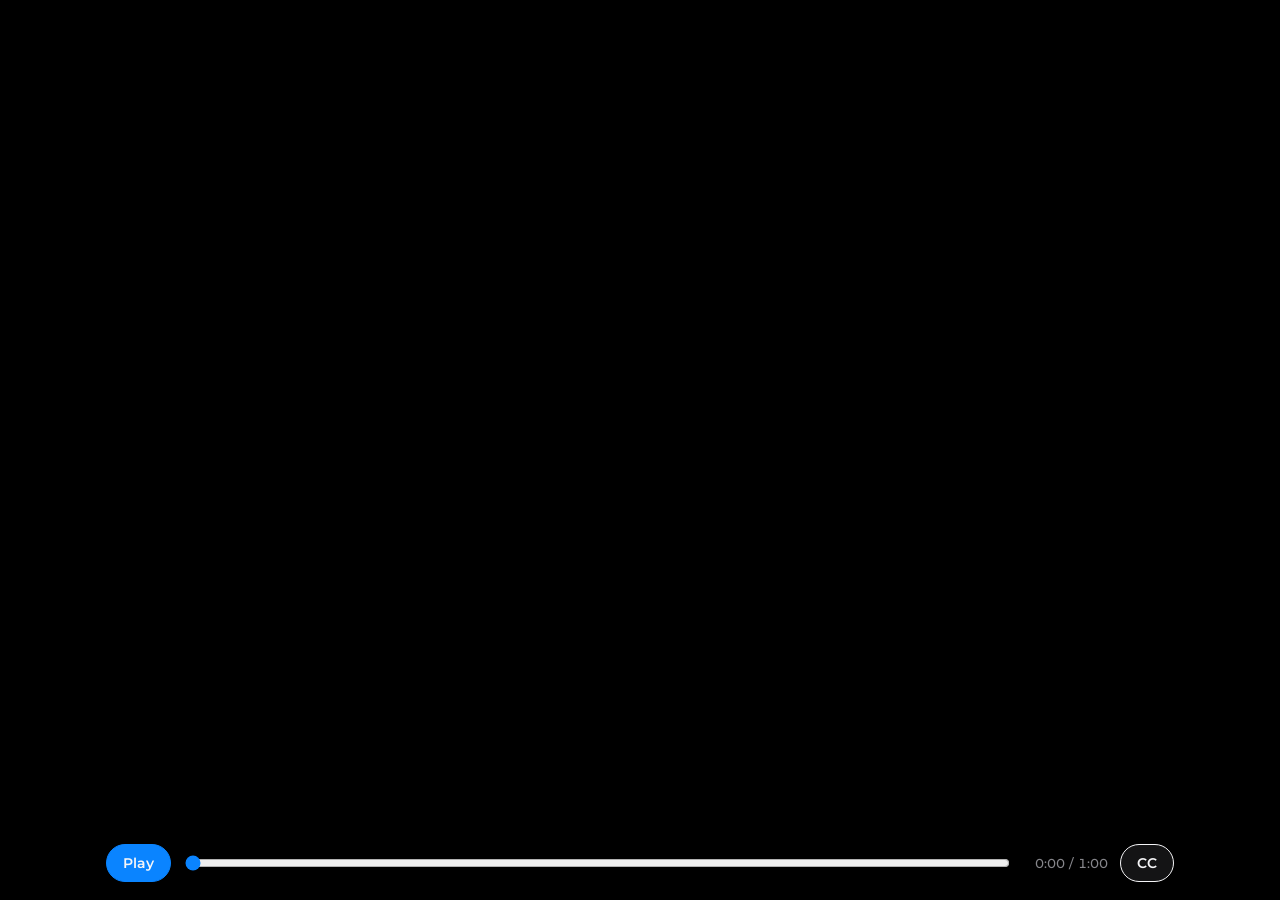
<file: commercial/index.html>
<!doctype html>
<html lang="en">
<head>
<meta charset="utf-8">
<meta name="viewport" content="width=device-width, initial-scale=1">
<title>Wayback Trail Commercial</title>
<link rel="preconnect" href="https://fonts.googleapis.com">
<link rel="preconnect" href="https://fonts.gstatic.com" crossorigin>
<link href="https://fonts.googleapis.com/css2?family=Montserrat:wght@300;400;500;600;700;800;900&display=swap" rel="stylesheet">
<style>
  :root {
    --bg: #000000;
    --fg: #f5f5f7;
    --muted: #86868b;
    --glass: rgba(28, 28, 30, 0.72);
    --line: rgba(255, 255, 255, 0.14);
    --blue: #0a84ff;
  }
  * { box-sizing: border-box; }
  html, body { margin: 0; height: 100%; background: var(--bg); color: var(--fg); font-family: "Montserrat", system-ui, sans-serif; }
  body { display: grid; grid-template-rows: 1fr auto; min-height: 100vh; overflow: hidden; }
  .stage { display: grid; place-items: center; min-height: 0; padding: 16px; }
  canvas { width: min(100%, calc((100vh - 110px) * 16 / 9)); aspect-ratio: 16 / 9; height: auto; display: block; border-radius: 14px; background: #000; box-shadow: 0 30px 80px rgba(0,0,0,.6); }
  .bar { display: flex; gap: 12px; align-items: center; padding: 12px 16px 18px; max-width: 1100px; width: 100%; margin: 0 auto; }
  button { font: 600 14px "Montserrat", sans-serif; color: var(--fg); background: var(--glass); border: 1px solid var(--line); border-radius: 999px; padding: 9px 16px; cursor: pointer; backdrop-filter: blur(20px); }
  button.primary { background: var(--blue); border-color: var(--blue); }
  button[aria-pressed="true"] { border-color: var(--fg); }
  input[type=range] { flex: 1; accent-color: var(--blue); min-width: 0; }
  .time { font: 500 13px "Montserrat", sans-serif; color: var(--muted); font-variant-numeric: tabular-nums; min-width: 84px; text-align: right; }
  body.render { display: block; }
  body.render .bar, body.render .stage { padding: 0; }
  body.render .bar { display: none; }
  body.render canvas { width: 1920px; height: 1080px; border-radius: 0; box-shadow: none; }
  @media (max-width: 600px) { .bar { flex-wrap: wrap; } }
</style>
</head>
<body>
<div class="stage"><canvas id="c" width="1920" height="1080" role="img" aria-label="Wayback Trail commercial, 60 seconds, with burned-in captions"></canvas></div>
<div class="bar">
  <button id="play" class="primary" type="button">Play</button>
  <input id="scrub" type="range" min="0" max="60" step="0.01" value="0" aria-label="Position in the commercial">
  <span class="time" id="time">0:00 / 1:00</span>
  <button id="cc" type="button" aria-pressed="true" title="Captions">CC</button>
</div>
<audio id="track" src="audio/narration.mp3" preload="auto"></audio>
<script>
"use strict";
/* ============================================================================
   Wayback Trail x Vexo — 60 second commercial.
   Everything is drawn from one function of time, render(t), so the same page
   plays live in a browser and renders frame-by-frame to video (render.mjs).
   ========================================================================== */
const W = 1920, H = 1080, DURATION = 60;
const cv = document.getElementById("c");
const ctx = cv.getContext("2d");
const F = '"Montserrat", sans-serif';

// Apple system colours (dark appearance)
const C = {
  blue: "#0A84FF", green: "#30D158", orange: "#FF9F0A", purple: "#BF5AF2",
  pink: "#FF375F", teal: "#64D2FF", indigo: "#5E5CE6", yellow: "#FFD60A",
  red: "#FF453A", mint: "#63E6E2", white: "#F5F5F7", gray: "#86868B",
  g1: "#1C1C1E", g2: "#2C2C2E", g3: "#3A3A3C",
};
const GLOW = [C.orange, C.pink, C.purple, C.indigo, C.blue, C.teal];

// ---- Recorded test walk (data/logs/walk3-wrist-loop.csv replayed through tracker/wrist.py)
// [x_m, y_m, steps, t_s]. A replay, never presented as live sensing.
const WALK = [[0.0,0.0,0,0.0],[-3.5,0.0,5,25.99],[-4.9,0.0,7,27.01],[-4.9,-0.7,8,30.05],[-4.9,-2.8,11,31.07],[-4.9,-4.2,13,32.08],[-4.9,-4.9,14,33.1],[-4.9,-6.3,16,34.11],[-4.9,-7.7,18,35.13],[-6.3,-7.7,20,37.16],[-7.7,-7.7,22,38.17],[-9.1,-7.7,24,39.19],[-9.8,-7.7,25,40.2],[-11.9,-7.7,28,41.22],[-12.6,-7.7,29,43.25],[-14.0,-7.7,31,44.26],[-15.4,-7.7,33,45.28],[-16.8,-7.7,35,46.29],[-18.2,-7.7,37,47.31],[-20.3,-7.7,40,48.32],[-21.7,-7.7,42,50.35],[-21.7,-5.6,45,51.37],[-21.7,-4.2,47,52.38],[-21.7,-2.8,49,53.4],[-21.7,-2.1,50,54.42],[-21.7,0.0,53,56.45],[-20.3,0.0,55,57.46],[-19.6,0.0,56,58.48],[-17.5,0.0,59,59.49],[-16.1,0.0,61,60.51],[-14.7,0.0,63,61.52],[-13.3,0.0,65,63.55],[-11.9,0.0,67,64.57],[-10.5,0.0,69,65.58],[-9.1,0.0,71,66.6],[-7.7,0.0,73,67.61],[-6.3,0.0,75,69.64],[-4.9,0.0,77,70.66],[-4.2,0.0,78,71.67],[-2.8,0.0,80,72.69],[-0.7,0.0,83,73.7],[0.7,0.0,85,74.72],[1.4,0.0,86,76.75],[3.5,0.0,89,77.76],[4.9,0.0,91,78.78],[5.6,0.0,92,87.91]];
const STEP_LENGTH_M = 0.70;          // config.STEP_LENGTH_M (placeholder until measured)
const LANDMARKS = [{ i: 0, label: "Entrance", color: C.purple }, { i: 20, label: "Elevator", color: C.purple }];
// Haptic patterns from store/haptics.py (ms on, off, on, ...)
const PATTERNS = { wrong_left: [120, 120, 120], wrong_right: [120, 120, 120, 120, 120], on_track: [600], turn_left: [500, 150, 150], arrived: [700, 200, 700, 200, 700], tick: [50] };

// cumulative distance along the walk
const CUM = [0];
for (let i = 1; i < WALK.length; i++) CUM.push(CUM[i - 1] + Math.hypot(WALK[i][0] - WALK[i - 1][0], WALK[i][1] - WALK[i - 1][1]));
const TOTAL_M = CUM[CUM.length - 1];

// Return guidance to the Elevator: walk the saved path backwards (as store/guidance.py does),
// merge legs that share a heading, turn = sign of the heading change (clockwise = right).
function planReturn(fromIdx, toIdx) {
  const pts = []; for (let i = fromIdx; i >= toIdx; i--) pts.push(WALK[i]);
  const legs = [];
  for (let i = 1; i < pts.length; i++) {
    const dx = pts[i][0] - pts[i - 1][0], dy = pts[i][1] - pts[i - 1][1], d = Math.hypot(dx, dy);
    if (d < 1e-6) continue;
    const hd = Math.atan2(dx, dy) * 180 / Math.PI;
    const last = legs[legs.length - 1];
    if (last && Math.abs(wrapDeg(hd - last.hd)) < 30) last.m += d; else legs.push({ hd, m: d });
  }
  const out = [];
  legs.forEach((l, k) => {
    if (k > 0) { const turn = wrapDeg(l.hd - legs[k - 1].hd); out.push(turn > 0 ? "Turn right" : "Turn left"); }
    out.push("Walk " + Math.round(l.m / STEP_LENGTH_M) + " steps");
  });
  return out;
}
function wrapDeg(a) { a = ((a + 180) % 360 + 360) % 360 - 180; return a; }
const RETURN_STEPS = planReturn(WALK.length - 1, 20);

// ---- Narration (ElevenLabs, voice River from config.py). Times in seconds.
// Captions are burned in: the ad must work with the sound off.
let VO = [
  { id: "vo1", t: 0.9, d: 2.6, text: "Every place you go leaves a trail." },
  { id: "vo2", t: 6.1, d: 5.6, text: "Say “remember this as the entrance.” Wayback Trail pins it to the path you actually walked." },
  { id: "vo3a", cx: 560, maxw: 860, t: 13.6, d: 2.4, text: "Every step counted. Every turn mapped." },
  { id: "vo3b", cx: 560, maxw: 860, t: 17.9, d: 3.8, text: "Every time you ask, the Wayback app buzzes until you face the right way." },
  { id: "vo4a", t: 22.5, d: 2.3, text: "Can’t see? It talks you through every turn." },
  { id: "vo4b", t: 25.0, d: 2.6, text: "Can’t hear? The band glows, and the app buzzes." },
  { id: "vo4c", t: 27.4, d: 2.0, text: "Can’t speak? Just tap and type." },
  { id: "vo5", t: 31.5, d: 1.2, text: "In the crowd." },
  { id: "vo6", bottom: 120, t: 36.6, d: 1.8, text: "In places you’ve never been." },
  { id: "vo7", t: 42.6, d: 1.8, text: "And places no one else is." },
  { id: "vo8", t: 48.6, d: 5.0, text: "Across the country. Around the world. The way back is always with you." },
  { id: "vo9", t: 56.0, d: 2.0, text: "This is the Wayback Trail." },
];

// ---------------------------------------------------------------- helpers
const clamp = (v, a = 0, b = 1) => Math.max(a, Math.min(b, v));
const lerp = (a, b, k) => a + (b - a) * k;
const seg = (t, a, b) => clamp((t - a) / (b - a));
const eio = k => k < .5 ? 4 * k * k * k : 1 - Math.pow(-2 * k + 2, 3) / 2;      // ease in-out cubic
const eout = k => 1 - Math.pow(1 - k, 4);                                      // ease out quart
const espring = k => { if (k <= 0) return 0; if (k >= 1) return 1; return 1 - Math.exp(-6 * k) * Math.cos(9 * k); };
function rng(seed) { return function () { seed |= 0; seed = seed + 0x6D2B79F5 | 0; let x = Math.imul(seed ^ seed >>> 15, 1 | seed); x = x + Math.imul(x ^ x >>> 7, 61 | x) ^ x; return ((x ^ x >>> 14) >>> 0) / 4294967296; }; }
function fade(t, a, b, inD = .5, outD = .5) { return Math.min(seg(t, a, a + inD), 1 - seg(t, b - outD, b)); }

function font(w, px) { return w + " " + px + "px " + F; }
function text(c, s, x, y, o = {}) {
  c.save();
  c.font = font(o.w || 600, o.size || 48);
  c.textAlign = o.align || "left"; c.textBaseline = o.base || "alphabetic";
  if (o.ls != null && "letterSpacing" in c) c.letterSpacing = o.ls + "px";
  c.globalAlpha *= o.a == null ? 1 : o.a;
  if (o.grad) {
    const m = c.measureText(s), wd = m.width;
    const x0 = o.align === "center" ? x - wd / 2 : o.align === "right" ? x - wd : x;
    const g = c.createLinearGradient(x0, 0, x0 + wd, 0);
    o.grad.forEach((col, i) => g.addColorStop(i / (o.grad.length - 1), col));
    c.fillStyle = g;
  } else c.fillStyle = o.color || C.white;
  if (o.shadow) { c.shadowColor = o.shadow; c.shadowBlur = o.blur || 30; }
  c.fillText(s, x, y);
  c.restore();
}
// Apple-style headline reveal: each word rises out of a mask with a slight blur.
function reveal(c, s, x, y, t, t0, o = {}) {
  const words = s.split(" ");
  c.save(); c.font = font(o.w || 700, o.size || 96);
  if (o.ls != null && "letterSpacing" in c) c.letterSpacing = o.ls + "px";
  const space = c.measureText(" ").width;
  const widths = words.map(w => c.measureText(w).width);
  const total = widths.reduce((a, b) => a + b, 0) + space * (words.length - 1);
  let cx = o.align === "center" ? x - total / 2 : x;
  c.restore();
  words.forEach((wd, i) => {
    const k = eout(seg(t, t0 + i * (o.stagger || .08), t0 + i * (o.stagger || .08) + .7));
    c.save();
    c.beginPath(); c.rect(cx - 10, y - (o.size || 96) * 1.05, widths[i] + 20, (o.size || 96) * 1.35); c.clip();
    c.filter = k < 1 ? "blur(" + ((1 - k) * 10).toFixed(1) + "px)" : "none";
    text(c, wd, cx, y + (1 - k) * (o.size || 96) * .9, Object.assign({}, o, { align: "left", a: (o.a == null ? 1 : o.a) * k }));
    c.restore();
    cx += widths[i] + space;
  });
}
function rrect(c, x, y, w, h, r) { c.beginPath(); c.roundRect ? c.roundRect(x, y, w, h, r) : c.rect(x, y, w, h); }
function glass(c, x, y, w, h, r, o = {}) {
  c.save();
  c.shadowColor = "rgba(0,0,0,.45)"; c.shadowBlur = 50; c.shadowOffsetY = 20;
  rrect(c, x, y, w, h, r); c.fillStyle = o.fill || "rgba(28,28,30,.78)"; c.fill();
  c.shadowColor = "transparent";
  c.lineWidth = 1.5; c.strokeStyle = o.stroke || "rgba(255,255,255,.14)"; c.stroke();
  const g = c.createLinearGradient(x, y, x, y + h * .5); g.addColorStop(0, "rgba(255,255,255,.08)"); g.addColorStop(1, "rgba(255,255,255,0)");
  rrect(c, x, y, w, h, r); c.fillStyle = g; c.fill();
  c.restore();
}
function glowBlob(c, x, y, r, col, a = 1) {
  const g = c.createRadialGradient(x, y, 0, x, y, r);
  g.addColorStop(0, hexA(col, .55 * a)); g.addColorStop(.4, hexA(col, .18 * a)); g.addColorStop(1, hexA(col, 0));
  c.fillStyle = g; c.fillRect(x - r, y - r, r * 2, r * 2);
}
function hexA(hex, a) { const n = parseInt(hex.slice(1), 16); return "rgba(" + (n >> 16 & 255) + "," + (n >> 8 & 255) + "," + (n & 255) + "," + a + ")"; }
function pill(c, s, x, y, o = {}) {
  c.save(); c.font = font(o.w || 600, o.size || 26);
  const w = c.measureText(s).width + (o.dot ? 58 : 40), h = (o.size || 26) * 1.9;
  const x0 = o.align === "center" ? x - w / 2 : o.align === "right" ? x - w : x;
  c.globalAlpha *= o.a == null ? 1 : o.a;
  rrect(c, x0, y - h / 2, w, h, h / 2); c.fillStyle = o.fill || "rgba(44,44,46,.85)"; c.fill();
  c.lineWidth = 1.5; c.strokeStyle = o.stroke || "rgba(255,255,255,.12)"; c.stroke();
  if (o.dot) { c.beginPath(); c.arc(x0 + 26, y, 8, 0, 7); c.fillStyle = o.dot; c.shadowColor = o.dot; c.shadowBlur = 16; c.fill(); c.shadowBlur = 0; }
  c.fillStyle = o.color || C.white; c.textBaseline = "middle"; c.textAlign = "left";
  c.fillText(s, x0 + (o.dot ? 44 : 20), y + 1);
  c.restore();
  return w;
}

// Walking person, side view, drawn with rounded strokes. phase in radians.
function walker(c, x, y, s, phase, o = {}) {
  const body = o.color || "#e9e9ee";
  c.save(); c.translate(x, y); c.scale(s * (o.flip ? -1 : 1), s);
  c.lineCap = "round"; c.lineJoin = "round"; c.strokeStyle = body; c.fillStyle = body;
  const sw = Math.sin(phase), bob = Math.abs(Math.cos(phase)) * 3;
  c.translate(0, -bob);
  const hip = [0, -95], sh = [4, -175];
  function limb(base, a1, a2, l1, l2, w) {
    const k = [base[0] + Math.sin(a1) * l1, base[1] + Math.cos(a1) * l1];
    const e = [k[0] + Math.sin(a1 + a2) * l2, k[1] + Math.cos(a1 + a2) * l2];
    c.lineWidth = w; c.beginPath(); c.moveTo(base[0], base[1]); c.lineTo(k[0], k[1]); c.lineTo(e[0], e[1]); c.stroke();
    return e;
  }
  c.globalAlpha *= .55; limb(hip, -sw * .5, Math.max(0, sw) * -.6, 50, 50, 19); limb(sh, sw * .55, -.35, 40, 38, 14); c.globalAlpha /= .55;
  c.lineWidth = 30; c.beginPath(); c.moveTo(hip[0], hip[1]); c.lineTo(sh[0], sh[1]); c.stroke();
  limb(hip, sw * .5, Math.max(0, -sw) * -.6, 50, 50, 20);
  const hand = limb(sh, -sw * .55, -.35, 40, 38, 15);
  c.beginPath(); c.arc(8, -205, 21, 0, 7); c.fill();
  if (o.band) {   // the band on the front wrist
    c.save(); c.fillStyle = "#111"; c.beginPath(); c.arc(hand[0], hand[1] - 9, 8, 0, 7); c.fill();
    c.restore();
    c.restore();
    return [x + hand[0] * s * (o.flip ? -1 : 1), y + (hand[1] - 9 - bob) * s];
  }
  c.restore();
  return null;
}

/* =============================================================== SCENES
   Each scene draws itself from local time lt (seconds since its start).
   ================================================================== */

// 0  Intro — "Every place you go leaves a trail."  Vexo x Wayback Trail lockup.
function sIntro(c, lt) {
  c.fillStyle = "#000"; c.fillRect(0, 0, W, H);
  // slowly turning Apple-Intelligence style glow
  c.save(); c.translate(W / 2, H / 2);
  const a = lt * .35;
  c.globalCompositeOperation = "lighter";
  GLOW.forEach((col, i) => {
    const ang = a + i * Math.PI / 3;
    glowBlob(c, Math.cos(ang) * 420, Math.sin(ang) * 180, 520, col, .55 * seg(lt, 0, 1.6));
  });
  c.restore();
  // a trail being drawn across the frame (the shape of the recorded walk, stretched)
  const k = eio(seg(lt, .2, 3.4));
  c.save(); c.translate(W / 2, H / 2 + 230); c.lineWidth = 6; c.lineCap = "round"; c.lineJoin = "round";
  const g = c.createLinearGradient(-900, 0, 900, 0); GLOW.forEach((col, i) => g.addColorStop(i / 5, col));
  c.strokeStyle = g; c.shadowColor = C.pink; c.shadowBlur = 24; c.beginPath();
  for (let s = 0; s <= 200 * k; s++) { const u = s / 200, px = -900 + u * 1800, py = Math.sin(u * 7.5) * 38 * Math.sin(u * Math.PI) - 20; s ? c.lineTo(px, py) : c.moveTo(px, py); }
  c.stroke();
  if (k > 0 && k < 1) { const u = k, px = -900 + u * 1800, py = Math.sin(u * 7.5) * 38 * Math.sin(u * Math.PI) - 20; c.shadowBlur = 0; c.beginPath(); c.arc(px, py, 11, 0, 7); c.fillStyle = "#fff"; c.fill(); }
  c.restore();
  const lineA = 1 - seg(lt, 3.0, 3.5);
  reveal(c, "Every place you go", W / 2, 470, lt, .8, { size: 104, w: 700, align: "center", ls: -2, a: lineA });
  reveal(c, "leaves a trail.", W / 2, 590, lt, 1.5, { size: 104, w: 700, align: "center", ls: -2, grad: GLOW, a: lineA });
  // lockup
  const kl = eout(seg(lt, 3.4, 4.4));
  if (kl > 0) {
    c.save(); c.globalAlpha = kl; c.filter = "blur(" + ((1 - kl) * 12) + "px)";
    text(c, "VEXO", W / 2 - 40, 545, { size: 86, w: 800, align: "right", ls: 14 });
    text(c, "×", W / 2, 540, { size: 60, w: 300, align: "center", color: C.gray });
    text(c, "Wayback Trail", W / 2 + 40, 545, { size: 86, w: 700, align: "left", ls: -1, grad: GLOW });
    text(c, "A Vexo partnership", W / 2, 625, { size: 30, w: 500, align: "center", color: C.gray, ls: 6 });
    c.restore();
  }
}

// 1  Close-up of the band on a wrist: listening (blue), saved (purple), recording (amber)
function drawWrist(c, lt, ledCol, ledPulse) {
  // studio backdrop
  const bg = c.createRadialGradient(W * .55, H * .45, 100, W * .5, H * .5, 1300);
  bg.addColorStop(0, "#2a2a2e"); bg.addColorStop(1, "#050506"); c.fillStyle = bg; c.fillRect(0, 0, W, H);
  // bokeh
  const r = rng(7); c.save(); c.globalCompositeOperation = "lighter";
  for (let i = 0; i < 26; i++) { const x = r() * W, y = r() * H * .7, s = 30 + r() * 90; glowBlob(c, x + Math.sin(lt * .3 + i) * 20, y, s, [C.blue, C.purple, C.teal, C.orange][i % 4], .25); }
  c.restore();
  // forearm: tapered rounded shape from lower-left to right
  c.save(); c.translate(W * .5, H * .58); c.rotate(-.16);
  const skin = c.createLinearGradient(0, -200, 0, 200);
  skin.addColorStop(0, "#d9a27c"); skin.addColorStop(.5, "#b97b56"); skin.addColorStop(1, "#7c4c32");
  c.fillStyle = skin;
  c.beginPath();
  c.moveTo(-1300, -230); c.bezierCurveTo(-600, -215, -150, -150, 260, -140);
  c.bezierCurveTo(520, -135, 760, -175, 980, -210);       // hand
  c.bezierCurveTo(1150, -230, 1250, -40, 1100, 40);
  c.bezierCurveTo(900, 150, 600, 140, 260, 145);
  c.bezierCurveTo(-150, 150, -600, 210, -1300, 240); c.closePath(); c.fill();
  // subtle highlight
  const hl = c.createLinearGradient(0, -150, 0, 0); hl.addColorStop(0, "rgba(255,255,255,.18)"); hl.addColorStop(1, "rgba(255,255,255,0)");
  c.fillStyle = hl; c.fill();
  // the band
  const bx = 120;
  const band = c.createLinearGradient(bx - 90, 0, bx + 90, 0);
  band.addColorStop(0, "#0b0b0c"); band.addColorStop(.5, "#26262a"); band.addColorStop(1, "#0b0b0c");
  c.fillStyle = band; rrect(c, bx - 85, -185, 170, 370, 60); c.fill();
  c.strokeStyle = "rgba(255,255,255,.12)"; c.lineWidth = 2; c.stroke();
  // the pod
  c.shadowColor = "rgba(0,0,0,.6)"; c.shadowBlur = 30;
  rrect(c, bx - 105, -110, 210, 200, 54); const pod = c.createLinearGradient(0, -110, 0, 90);
  pod.addColorStop(0, "#3a3a3e"); pod.addColorStop(1, "#151517"); c.fillStyle = pod; c.fill(); c.shadowBlur = 0;
  c.strokeStyle = "rgba(255,255,255,.2)"; c.lineWidth = 2; c.stroke();
  // LED
  if (ledCol) {
    c.save(); c.globalCompositeOperation = "lighter";
    glowBlob(c, bx, -10, 260 * ledPulse, ledCol, ledPulse);
    c.restore();
    c.beginPath(); c.arc(bx, -10, 22, 0, 7); c.fillStyle = ledCol; c.shadowColor = ledCol; c.shadowBlur = 40 * ledPulse; c.fill(); c.shadowBlur = 0;
  } else { c.beginPath(); c.arc(bx, -10, 22, 0, 7); c.fillStyle = "#222"; c.fill(); }
  text(c, "VEXO", bx, 62, { size: 22, w: 700, align: "center", ls: 6, color: "rgba(255,255,255,.45)" });
  c.restore();
  return [W * .5 + 120 * Math.cos(-.16) + 10 * Math.sin(.16), H * .58 - 120 * Math.sin(.16) - 10];
}
function sCloseup(c, lt) {
  const zoom = 1 + eio(seg(lt, 0, 7.5)) * .14;
  let led = null, pulse = 1;
  if (lt > .3 && lt < 2.9) { led = C.blue; pulse = .9 + .1 * Math.sin(lt * 4); }
  else if (lt >= 2.9 && lt < 4.7) { led = C.purple; pulse = 1; }
  else if (lt >= 4.7) { led = C.orange; pulse = .45 + .55 * (.5 + .5 * Math.sin((lt - 4.7) * 3.2)); }
  c.save(); c.translate(W / 2, H / 2); c.scale(zoom, zoom); c.translate(-W / 2, -H / 2);
  drawWrist(c, lt, led, pulse);
  c.restore();
  // speech bubble
  const kb = espring(seg(lt, .6, 1.5)), kbOut = 1 - seg(lt, 2.8, 3.2);
  if (kb > 0 && kbOut > 0) {
    c.save(); c.globalAlpha = kbOut; c.translate(1250, 250); c.scale(kb, kb);
    glass(c, -360, -70, 720, 140, 70);
    text(c, "“Remember this as the entrance.”", 0, 14, { size: 36, w: 600, align: "center" });
    c.restore();
  }
  // saved toast
  const ks = espring(seg(lt, 3.0, 3.8)), ksOut = 1 - seg(lt, 6.8, 7.4);
  if (ks > 0) {
    c.save(); c.globalAlpha = ksOut; c.translate(1250, 250); c.scale(ks, ks);
    glass(c, -300, -80, 600, 160, 40);
    c.beginPath(); c.arc(-210, 0, 40, 0, 7); c.fillStyle = C.purple; c.fill();
    text(c, "📍", -210, 14, { size: 38, align: "center" });
    text(c, "Saved", -145, -12, { size: 26, w: 500, color: C.gray });
    text(c, "Entrance · step 0", -145, 30, { size: 38, w: 700 });
    c.restore();
  }
  // LED legend (the real LED vocabulary from the plan)
  const states = [["Listening", C.blue, .3], ["Landmark saved", C.purple, 2.9], ["Recording your path", C.orange, 4.7]];
  states.forEach((s, i) => {
    const a = seg(lt, s[2], s[2] + .4) * (1 - seg(lt, 7.1, 7.5));
    const on = (i === 0 && lt < 2.9) || (i === 1 && lt >= 2.9 && lt < 4.7) || (i === 2 && lt >= 4.7);
    pill(c, s[0], 110, 230 + i * 74, { dot: s[1], a: a * (on ? 1 : .45), size: 26 });
  });
  text(c, "The light on your wrist tells you what it’s doing.", 110, 160, { size: 30, w: 500, color: C.gray, a: seg(lt, .5, 1) * (1 - seg(lt, 7.1, 7.5)) });
}

// 2  Walking + live app overlay drawing the recorded path
// Every buzz comes from the Wayback iPhone app (Core Haptics, ios/Wayback/Haptics.swift), never the band.
// The coach (store/haptics.py, PhoneBrain.swift Coach) compares where you face with the route:
// wrong_left / wrong_right repeat until you face it, then one long on_track buzz ("locked on").
const WALK_T = { recEnd: 4.7, talk: 4.8, wrong: 5.8, turn0: 6.9, turn1: 7.5, back: 7.9 };
const BUZZES = [{ t: 5.9, cue: "wrong_left" }, { t: 6.65, cue: "wrong_left" }, { t: 7.55, cue: "on_track" }, { t: 8.5, cue: "tick" }];
const BUZZ_PAT = PATTERNS;
function buzzAt(lt) {     // {cue, on, k (0..1 through the buzz)} or null
  for (const b of BUZZES) {
    const pat = BUZZ_PAT[b.cue], total = pat.reduce((a, x) => a + x, 0) / 1000;
    if (lt >= b.t && lt < b.t + total + .5) {
      let ms = (lt - b.t) * 1000, acc = 0, on = false;
      pat.forEach((d, n) => { if (ms >= acc && ms < acc + d && n % 2 === 0) on = true; acc += d; });
      return { cue: b.cue, on, k: clamp((lt - b.t) / (total + .5)) };
    }
  }
  return null;
}
function patternBars(c, cue, x, y, lt, t0, a) {
  const pat = BUZZ_PAT[cue]; let bx = x, acc = 0; const ms = (lt - t0) * 1000;
  pat.forEach((d, n) => {
    const w = Math.max(10, d / 3.2);
    if (n % 2 === 0) { const live = ms >= acc && ms < acc + d; rrect(c, bx, y - 8, w, 16, 8); c.save(); c.globalAlpha *= a; c.fillStyle = live ? C.white : "rgba(255,255,255,.3)"; c.fill(); c.restore(); }
    bx += w + 8; acc += d;
  });
  return bx;
}
function sWalk(c, lt) {
  const T = WALK_T;
  const moving = lt < T.recEnd || lt > T.back;
  const dist = Math.min(lt, T.recEnd) * .9 - Math.max(0, lt - T.back) * .9;   // walking back runs the floor the other way
  // hallway backdrop with moving floor tiles
  const bg = c.createLinearGradient(0, 0, 0, H); bg.addColorStop(0, "#15161a"); bg.addColorStop(1, "#050506");
  c.fillStyle = bg; c.fillRect(0, 0, W, H);
  const hz = 430, vx = 520;
  c.save(); c.strokeStyle = "rgba(255,255,255,.07)"; c.lineWidth = 2;
  for (let i = -12; i <= 12; i++) { c.beginPath(); c.moveTo(vx, hz); c.lineTo(vx + i * 260, H); c.stroke(); }
  const off = ((dist % 1) + 1) % 1;
  for (let j = 0; j < 14; j++) { const z = (j + off) / 14, y = hz + Math.pow(z, 2.2) * (H - hz); c.globalAlpha = z; c.beginPath(); c.moveTo(0, y); c.lineTo(1080, y); c.stroke(); }
  c.restore();
  c.save(); c.globalCompositeOperation = "lighter";
  for (let j = 0; j < 6; j++) { const z = ((((j / 6) + dist * .13) % 1) + 1) % 1; const x = vx - 40 - z * 700, y = hz - 30 - z * z * 380; glowBlob(c, x, y, 40 + z * 160, C.white, .35); }
  c.restore();
  c.fillStyle = "rgba(255,255,255,.05)"; c.fillRect(vx - 40, hz - 140, 80, 140);

  // the walker: walks, stops to ask, turns when the buzz says so, walks back
  const wx = 470, wy = 960, ws = 2.55;
  const ph = (Math.min(lt, T.recEnd) + Math.max(0, lt - T.back)) * 6.2;
  const sx = Math.cos(Math.PI * eio(seg(lt, T.turn0, T.turn1)));
  c.save(); c.translate(wx, 0); c.scale(Math.abs(sx) < .04 ? .04 * Math.sign(sx || 1) : sx, 1); c.translate(-wx, 0);
  const wr = walker(c, wx, wy, ws, moving ? ph : T.recEnd * 6.2, { band: true, color: "#ececf1" });
  c.restore();
  const wrist = wr ? [wx + (wr[0] - wx) * sx, wr[1]] : null;
  const pocket = [wx + 10 * sx, wy - 92 * ws];
  // band light: amber recording, blue listening, white guiding (the band never buzzes)
  if (wrist) {
    const col = lt < T.talk ? C.orange : lt < T.wrong ? C.blue : C.white;
    c.save(); c.globalCompositeOperation = "lighter"; glowBlob(c, wrist[0], wrist[1], 60, col, .9); c.restore();
  }
  // the phone in the pocket, and its buzz
  const bz = buzzAt(lt);
  rrect(c, pocket[0] - 13, pocket[1] - 22, 26, 44, 6); c.fillStyle = "#1c1c1e"; c.fill(); c.strokeStyle = "rgba(255,255,255,.6)"; c.lineWidth = 2; c.stroke();
  if (bz) for (let r = 0; r < 3; r++) {
    const k = clamp(bz.k * 1.3 - r * .18);
    if (k <= 0 || k >= 1) continue;
    c.beginPath(); c.arc(pocket[0], pocket[1], 26 + k * 110, 0, 7); c.strokeStyle = hexA(bz.cue === "on_track" ? C.green : C.white, (1 - k) * .8); c.lineWidth = 3; c.stroke();
  }
  // "you ask"
  const kb = espring(seg(lt, T.talk, T.talk + .6)) * (1 - seg(lt, T.wrong - .1, T.wrong + .2));
  if (kb > 0) {
    c.save(); c.translate(560, 300); c.scale(kb, kb); c.globalAlpha = clamp(kb);
    glass(c, -330, -55, 660, 110, 55);
    text(c, "“Take me back to the elevator.”", 0, 12, { size: 32, w: 600, align: "center" });
    c.restore();
  }
  text(c, "Close-up", 90, 120, { size: 24, w: 600, color: C.gray, ls: 4, a: seg(lt, 0, .4) });
  text(c, "Walking, recording, guiding.", 90, 170, { size: 46, w: 700, a: seg(lt, 0, .5) });
  pill(c, "📳  Every buzz comes from the Wayback iPhone app", 90, 236, { size: 22, a: seg(lt, T.wrong - .2, T.wrong + .3), fill: "rgba(44,44,46,.85)" });

  // ---- app overlay: the Wayback iPhone app. It shakes when it buzzes.
  const kIn = espring(seg(lt, .2, 1.2));
  const ox = 1110, oy = 70, ow = 720, oh = 940;
  const shake = bz && bz.on ? Math.sin(lt * 260) * 5 : 0;
  c.save(); c.translate(ox + ow / 2 + shake, oy + oh / 2); c.scale(.9 + .1 * kIn, .9 + .1 * kIn); c.globalAlpha = seg(lt, .2, .7); c.translate(-(ox + ow / 2), -(oy + oh / 2));
  if (bz) for (let r = 0; r < 2; r++) {
    const k = clamp(bz.k * 1.2 - r * .25);
    if (k > 0 && k < 1) { rrect(c, ox - k * 40, oy - k * 40, ow + k * 80, oh + k * 80, 56 + k * 40); c.strokeStyle = hexA(bz.cue === "on_track" ? C.green : C.white, (1 - k) * .55); c.lineWidth = 3; c.stroke(); }
  }
  glass(c, ox, oy, ow, oh, 56, { fill: "rgba(22,22,24,.86)" });
  text(c, "Wayback", ox + 48, oy + 78, { size: 34, w: 700 });
  const rec = lt < T.talk;
  pill(c, rec ? "Recording" : lt < T.wrong ? "Listening" : "Guiding back", ox + ow - 48, oy + 66, { dot: rec ? C.orange : lt < T.wrong ? C.blue : C.white, align: "right", size: 22 });

  // progress through the recorded walk
  const p = eio(seg(lt, .9, T.recEnd - .2));
  const target = p * TOTAL_M;
  let i = 0; while (i < CUM.length - 2 && CUM[i + 1] < target) i++;
  const f = CUM[i + 1] > CUM[i] ? clamp((target - CUM[i]) / (CUM[i + 1] - CUM[i])) : 0;
  const cur = [lerp(WALK[i][0], WALK[i + 1][0], f), lerp(WALK[i][1], WALK[i + 1][1], f)];
  const steps = Math.round(lerp(WALK[i][2], WALK[i + 1][2], f));

  // map
  const mx = ox + 40, my = oy + 120, mw = ow - 80, mh = 380;
  rrect(c, mx, my, mw, mh, 32); c.fillStyle = "rgba(0,0,0,.55)"; c.fill();
  c.save(); rrect(c, mx, my, mw, mh, 32); c.clip();
  c.strokeStyle = "rgba(255,255,255,.05)"; c.lineWidth = 1;
  for (let gx = mx; gx < mx + mw; gx += 40) { c.beginPath(); c.moveTo(gx, my); c.lineTo(gx, my + mh); c.stroke(); }
  for (let gy = my; gy < my + mh; gy += 40) { c.beginPath(); c.moveTo(mx, gy); c.lineTo(mx + mw, gy); c.stroke(); }
  const sc = 21, cx0 = mx + mw / 2 + 8 * sc, cy0 = my + mh / 2 - 3.85 * sc;
  const P = q => [cx0 + q[0] * sc, cy0 - q[1] * sc];
  c.lineCap = "round"; c.lineJoin = "round";
  c.strokeStyle = C.orange; c.lineWidth = 8; c.shadowColor = C.orange; c.shadowBlur = 18; c.beginPath();
  for (let k = 0; k <= i; k++) { const q = P(WALK[k]); k ? c.lineTo(q[0], q[1]) : c.moveTo(q[0], q[1]); }
  const qc = P(cur); c.lineTo(qc[0], qc[1]); c.stroke(); c.shadowBlur = 0;
  LANDMARKS.forEach(L => {
    if (CUM[L.i] > target + .01 && L.i > 0) return;
    const q = P(WALK[L.i]);
    c.beginPath(); c.arc(q[0], q[1], 13, 0, 7); c.fillStyle = L.color; c.fill(); c.strokeStyle = "#fff"; c.lineWidth = 3; c.stroke();
    text(c, L.label, q[0] + (L.i ? 22 : 0), q[1] + (L.i ? 44 : -26), { size: 22, w: 600, align: L.i ? "left" : "center" });
  });
  let me = qc;
  if (lt > T.wrong) {   // guidance line back to the Elevator
    const g = eio(seg(lt, T.back, T.back + 1.4));
    const from = TOTAL_M, d = lerp(from, lerp(from, CUM[20], .5), g);
    let j = 0; while (j < CUM.length - 2 && CUM[j + 1] < d) j++;
    const fj = clamp((d - CUM[j]) / (CUM[j + 1] - CUM[j]));
    const gp = P([lerp(WALK[j][0], WALK[j + 1][0], fj), lerp(WALK[j][1], WALK[j + 1][1], fj)]);
    c.setLineDash([2, 18]); c.lineWidth = 8; c.strokeStyle = "rgba(255,255,255,.9)"; c.beginPath();
    c.moveTo(gp[0], gp[1]); for (let k = j; k >= 20; k--) { const q = P(WALK[k]); c.lineTo(q[0], q[1]); } c.stroke(); c.setLineDash([]);
    me = gp;
  }
  // facing cone: starts facing up the hall (wrong), turns left onto the route when the buzz says so
  if (lt > T.talk) {
    const ang = lerp(-Math.PI / 2, -Math.PI, eio(seg(lt, T.turn0, T.turn1)));
    const locked = lt >= T.turn1;
    const cg = c.createRadialGradient(me[0], me[1], 0, me[0], me[1], 120);
    cg.addColorStop(0, hexA(locked ? C.green : C.blue, .55)); cg.addColorStop(1, hexA(locked ? C.green : C.blue, 0));
    c.fillStyle = cg; c.beginPath(); c.moveTo(me[0], me[1]); c.arc(me[0], me[1], 120, ang - .38, ang + .38); c.closePath(); c.fill();
  }
  c.beginPath(); c.arc(me[0], me[1], 14, 0, 7); c.fillStyle = C.blue; c.fill(); c.lineWidth = 4; c.strokeStyle = "#fff"; c.stroke();
  c.save(); c.globalCompositeOperation = "lighter"; glowBlob(c, me[0], me[1], 70, C.blue, .7 + .3 * Math.sin(lt * 6)); c.restore();
  c.restore();

  // stats
  const sy = my + mh + 40;
  const stat = (label, val, unit, x) => { text(c, label, x, sy + 30, { size: 22, w: 500, color: C.gray }); text(c, val, x, sy + 92, { size: 60, w: 700 }); text(c, unit, x, sy + 128, { size: 22, w: 500, color: C.gray }); };
  stat("Steps", String(rec ? steps : WALK[WALK.length - 1][2]), "by the band", mx);
  stat("Distance", (rec ? target : TOTAL_M).toFixed(1), "metres", mx + 230);
  stat("Landmarks", String(LANDMARKS.filter(L => CUM[L.i] <= target + .01).length), "pinned", mx + 460);

  // instruction panel: what the app says and how it buzzes
  const iy = sy + 180;
  rrect(c, mx, iy, mw, 160, 32); c.fillStyle = "rgba(255,255,255,.06)"; c.fill();
  const line = (small, big, smallCol, a) => { text(c, small, mx + 30, iy + 46, { size: 22, w: 600, color: smallCol || C.gray, a }); text(c, big, mx + 30, iy + 96, { size: 30, w: 700, a }); };
  if (rec) {
    text(c, "Every step and turn, mapped by code.", mx + 30, iy + 64, { size: 28, w: 600 });
    text(c, "No floor plan. No GPS. Just the way you walked.", mx + 30, iy + 112, { size: 24, w: 500, color: C.gray });
  } else if (lt < T.wrong) {
    const a = seg(lt, T.talk, T.talk + .3);
    line("You ask, by voice or by typing", "“Take me back to the elevator.”", null, a);
  } else if (lt < T.turn1) {
    const a = seg(lt, T.wrong, T.wrong + .3);
    line("Facing the wrong way", "Turn left", C.orange, a);
    const ex = patternBars(c, "wrong_left", mx + 30, iy + 130, lt, lt >= 6.65 ? 6.65 : 5.9, a);
    text(c, "2 short, soft · repeats until you turn", ex + 6, iy + 138, { size: 19, w: 500, color: C.gray, a });
  } else if (lt < T.back + .3) {
    const a = seg(lt, T.turn1, T.turn1 + .2);
    line("Locked on", "Facing the right way", C.green, a);
    const ex = patternBars(c, "on_track", mx + 30, iy + 130, lt, 7.55, a);
    text(c, "one long buzz", ex + 6, iy + 138, { size: 19, w: 500, color: C.gray, a });
  } else {
    const a = seg(lt, T.back + .3, T.back + .5);
    line("Guiding you back", RETURN_STEPS[0] + ", then " + (RETURN_STEPS[1] || "").toLowerCase() + ".", null, a);
    const ex = patternBars(c, "tick", mx + 30, iy + 130, lt, 8.5, a);
    text(c, "light tick while on track", ex + 6, iy + 138, { size: 19, w: 500, color: C.gray, a });
  }
  // direction arrow, like the app's: points where the route is, relative to where you face
  if (lt > T.wrong) {
    const err = lerp(-90, 0, eio(seg(lt, T.turn0, T.turn1)));
    const ax = mx + mw - 66, ay = iy + 80;
    c.beginPath(); c.arc(ax, ay, 44, 0, 7); c.fillStyle = lt >= T.turn1 ? hexA(C.green, .25) : hexA(C.orange, .22); c.fill();
    c.save(); c.translate(ax, ay); c.rotate(err * Math.PI / 180); c.fillStyle = lt >= T.turn1 ? C.green : C.orange;
    c.beginPath(); c.moveTo(0, -28); c.lineTo(20, 3); c.lineTo(7, 3); c.lineTo(7, 25); c.lineTo(-7, 25); c.lineTo(-7, 3); c.lineTo(-20, 3); c.closePath(); c.fill(); c.restore();
  }
  text(c, "Replay of a recorded test walk (walk3) · simulated in real time", ox + ow / 2, oy + oh - 22, { size: 18, w: 500, color: C.gray, align: "center" });
  c.restore();
}

// 3  🙈 🙉 🙊 — usable whether you can't see, can't hear, or can't speak
function sSenses(c, lt) {
  c.fillStyle = "#000"; c.fillRect(0, 0, W, H);
  c.save(); c.globalCompositeOperation = "lighter";
  glowBlob(c, 300, 300, 700, C.blue, .35); glowBlob(c, W / 2, 800, 700, C.green, .25); glowBlob(c, W - 300, 300, 700, C.purple, .35);
  c.restore();
  const cards = [
    { e: "🙈", t: "Can’t see.", s: "It speaks.", col: C.blue, at: .2,
      items: ["Spoken turn-by-turn", "Left / right-ear sound cues", "Buzzes from the Wayback iPhone app"] },
    { e: "🙉", t: "Can’t hear.", s: "Band glows, app buzzes.", col: C.green, at: 2.6,
      items: ["LED colours for every state", "App buzzes for every turn", "Large on-screen text"] },
    { e: "🙊", t: "Can’t speak.", s: "Tap and type.", col: C.purple, at: 4.9,
      items: ["Typed commands", "One-tap Talk & Stop buttons", "Same tools, no voice needed"] },
  ];
  const cw = 520, ch = 640, gap = 60, x0 = (W - (cw * 3 + gap * 2)) / 2, y0 = 170;
  const outK = seg(lt, 7.0, 7.6);
  cards.forEach((cd, i) => {
    const k = espring(seg(lt, cd.at, cd.at + 1.0));
    if (k <= 0) return;
    const x = x0 + i * (cw + gap), y = y0 + (1 - k) * 120;
    c.save(); c.globalAlpha = clamp(k) * (1 - outK); c.translate(W / 2, H / 2); c.scale(1 - outK * .12, 1 - outK * .12); c.translate(-W / 2, -H / 2);
    glass(c, x, y, cw, ch, 48);
    const active = lt >= cd.at && (i === 2 || lt < cards[i + 1].at);
    if (active) { c.save(); rrect(c, x, y, cw, ch, 48); c.lineWidth = 3; c.strokeStyle = cd.col; c.shadowColor = cd.col; c.shadowBlur = 30; c.stroke(); c.restore(); }
    // emoji with a soft bounce
    const eb = espring(seg(lt, cd.at + .1, cd.at + .9));
    c.save(); c.translate(x + cw / 2, y + 170); c.scale(eb, eb);
    text(c, cd.e, 0, 60, { size: 170, align: "center" }); c.restore();
    text(c, cd.t, x + cw / 2, y + 330, { size: 52, w: 800, align: "center" });
    text(c, cd.s, x + cw / 2, y + 384, { size: 32, w: 600, align: "center", color: cd.col });
    cd.items.forEach((it, n) => {
      const ka = seg(lt, cd.at + .6 + n * .18, cd.at + 1.0 + n * .18);
      c.beginPath(); c.arc(x + 60, y + 462 + n * 58, 7, 0, 7); c.fillStyle = cd.col; c.globalAlpha *= 1; c.fill();
      text(c, it, x + 84, y + 471 + n * 58, { size: 25, w: 500, a: ka, color: "#d1d1d6" });
    });
    // mini demos
    if (i === 1) { [C.green, C.orange, C.purple, C.white, C.red].forEach((col, n) => { const on = Math.floor(lt * 2.5) % 5 === n; c.beginPath(); c.arc(x + cw / 2 - 120 + n * 60, y + 60, on ? 14 : 10, 0, 7); c.fillStyle = col; c.globalAlpha = on ? 1 : .35; c.shadowColor = col; c.shadowBlur = on ? 24 : 0; c.fill(); c.shadowBlur = 0; c.globalAlpha = clamp(k) * (1 - outK); }); }
    if (i === 2) { const typed = "take me back"; const nch = Math.floor(clamp((lt - 5.6) / 1.2) * typed.length); rrect(c, x + 60, y + 30, cw - 120, 56, 28); c.fillStyle = "rgba(255,255,255,.08)"; c.fill(); text(c, typed.slice(0, nch) + (Math.floor(lt * 3) % 2 ? "|" : ""), x + 86, y + 68, { size: 24, w: 500 }); }
    if (i === 0) { for (let n = 0; n < 5; n++) { const hgt = 10 + 26 * Math.abs(Math.sin(lt * 7 + n * 1.3)) * (active ? 1 : .2); rrect(c, x + cw / 2 - 70 + n * 30, y + 60 - hgt / 2, 14, hgt, 7); c.fillStyle = C.blue; c.fill(); } }
    c.restore();
  });
  // closing line
  const kt = seg(lt, 7.0, 7.4);
  if (kt > 0) {
    c.save(); c.globalAlpha = kt;
    text(c, "🙈  🙉  🙊", W / 2, 470, { size: 120, align: "center" });
    reveal(c, "Built for every sense.", W / 2, 640, lt, 7.1, { size: 96, w: 800, align: "center", ls: -2, grad: [C.blue, C.green, C.purple] });
    c.restore();
  }
}

// helpers for big scene titles
function sceneTitle(c, lt, title, sub, col, dark) {
  const k = seg(lt, .1, .6);
  reveal(c, title, 110, 210, lt, .1, { size: 120, w: 800, ls: -3, color: dark ? "#1c1c1e" : C.white });
  text(c, sub, 114, 280, { size: 34, w: 500, color: dark ? "rgba(28,28,30,.75)" : "rgba(245,245,247,.8)", a: seg(lt, .7, 1.2) });
  return k;
}

// 4  Crowded: a plaza from above, a trail threading the crowd
function sCrowd(c, lt) {
  c.fillStyle = "#0b0c10"; c.fillRect(0, 0, W, H);
  // floor pattern
  c.strokeStyle = "rgba(255,255,255,.04)"; c.lineWidth = 2;
  for (let x = 0; x < W; x += 120) { c.beginPath(); c.moveTo(x, 0); c.lineTo(x, H); c.stroke(); }
  for (let y = 0; y < H; y += 120) { c.beginPath(); c.moveTo(0, y); c.lineTo(W, y); c.stroke(); }
  const zoom = 1.08 - .08 * eio(seg(lt, 0, 5));
  c.save(); c.translate(W / 2, H / 2); c.scale(zoom, zoom); c.translate(-W / 2, -H / 2);
  const r = rng(42);
  for (let n = 0; n < 340; n++) {
    const sx = r() * W, sy = r() * H, ang = r() * Math.PI * 2, sp = 30 + r() * 70;
    let x = (sx + Math.cos(ang) * sp * lt) % W; if (x < 0) x += W;
    let y = (sy + Math.sin(ang) * sp * lt) % H; if (y < 0) y += H;
    c.beginPath(); c.arc(x, y, 9, 0, 7); c.fillStyle = "rgba(174,174,178," + (.35 + r() * .35) + ")"; c.fill();
  }
  // our walker's path through the crowd
  const path = [[1700, 950], [1500, 820], [1320, 860], [1100, 700], [880, 760], [700, 560], [480, 600], [300, 380]];
  const k = eio(seg(lt, .3, 4.6));
  const curve = t => { const f = t * (path.length - 1), i = Math.min(path.length - 2, Math.floor(f)), u = f - i; const a = path[i], b = path[i + 1]; return [lerp(a[0], b[0], u), lerp(a[1], b[1], u)]; };
  c.lineCap = "round"; c.lineJoin = "round"; c.lineWidth = 10; c.strokeStyle = C.blue; c.shadowColor = C.blue; c.shadowBlur = 30; c.beginPath();
  const N = 120; for (let s = 0; s <= N * k; s++) { const p = curve(s / N); s ? c.lineTo(p[0], p[1]) : c.moveTo(p[0], p[1]); } c.stroke(); c.shadowBlur = 0;
  const me = curve(k);
  c.save(); c.globalCompositeOperation = "lighter"; glowBlob(c, me[0], me[1], 120, C.blue, 1); c.restore();
  c.beginPath(); c.arc(me[0], me[1], 16, 0, 7); c.fillStyle = "#fff"; c.fill();
  // meeting point pin
  c.beginPath(); c.arc(1700, 950, 16, 0, 7); c.fillStyle = C.purple; c.fill(); c.strokeStyle = "#fff"; c.lineWidth = 4; c.stroke();
  pill(c, "Meeting point", 1700, 890, { align: "center", dot: C.purple, size: 24 });
  c.restore();
  sceneTitle(c, lt, "Crowded.", "Retrace your steps when the crowd hides every landmark.");
}

// 5  Unfamiliar: three slots, a blind, a Deaf and a non-speaking walker
function footTrail(c, pts, k, col) {
  c.save(); c.setLineDash([4, 22]); c.lineCap = "round"; c.lineWidth = 9; c.strokeStyle = col; c.shadowColor = col; c.shadowBlur = 18; c.beginPath();
  const n = Math.max(1, Math.floor(k * 60));
  for (let s = 0; s <= n; s++) { const t = s / 60, f = t * (pts.length - 1), i = Math.min(pts.length - 2, Math.floor(f)), u = f - i; const p = [lerp(pts[i][0], pts[i + 1][0], u), lerp(pts[i][1], pts[i + 1][1], u)]; s ? c.lineTo(p[0], p[1]) : c.moveTo(p[0], p[1]); }
  c.stroke(); c.restore();
}
function sUnfamiliar(c, lt) {
  // Three slots: a blind walker, a Deaf walker and a non-speaking walker, each wearing the band
  // in a place they don't know, each guided back a different way.
  c.fillStyle = "#000"; c.fillRect(0, 0, W, H);
  const slots = [
    { label: "Blind", emoji: "🙈", col: C.blue, bg: ["#0b1a33", "#04070d"], at: .15 },
    { label: "Deaf", emoji: "🙉", col: C.green, bg: ["#0b2a1a", "#030a06"], at: .45 },
    { label: "Non-speaking", emoji: "🙊", col: C.purple, bg: ["#24103a", "#07030c"], at: .75 },
  ];
  const sw = W / 3;
  slots.forEach((s, n) => {
    const k = eio(seg(lt, s.at, s.at + .9));
    if (k <= 0) return;
    const x0 = n * sw, cx = x0 + sw / 2;
    c.save();
    c.beginPath(); c.rect(x0, H * (1 - k), sw, H * k); c.clip();
    c.translate(0, (1 - k) * 160);
    // backdrop: a street at night, receding floor lines
    const g = c.createLinearGradient(0, 0, 0, H); g.addColorStop(0, s.bg[0]); g.addColorStop(1, s.bg[1]);
    c.fillStyle = g; c.fillRect(x0, -200, sw, H + 400);
    c.save(); c.globalCompositeOperation = "lighter"; glowBlob(c, cx, 420, 380, s.col, .35); c.restore();
    const hz = 560; c.strokeStyle = "rgba(255,255,255,.07)"; c.lineWidth = 2;
    for (let i = -6; i <= 6; i++) { c.beginPath(); c.moveTo(cx, hz); c.lineTo(cx + i * 150, H); c.stroke(); }
    const off = (lt * .9) % 1;
    for (let j = 0; j < 10; j++) { const z = (j + off) / 10, y = hz + Math.pow(z, 2.2) * (H - hz); c.globalAlpha = z * .8; c.beginPath(); c.moveTo(x0, y); c.lineTo(x0 + sw, y); c.stroke(); }
    c.globalAlpha = 1;
    // the remembered trail on the floor, leading back
    c.save(); c.setLineDash([4, 20]); c.lineCap = "round"; c.lineWidth = 8; c.strokeStyle = s.col; c.shadowColor = s.col; c.shadowBlur = 16;
    c.beginPath(); c.moveTo(cx - 20, H + 20); c.quadraticCurveTo(cx + 120, 860, cx + 30, 740); c.quadraticCurveTo(cx - 40, 640, cx + 10, hz + 10); c.stroke(); c.restore();
    // the walker
    const ph = lt * 6 + n * 1.1;
    const wx = cx - 40, wy = 930;
    const hand = walker(c, wx, wy, 1.75, ph, { band: true, color: "#ececf1" });
    const head = [wx + 8 * 1.75, wy - 205 * 1.75];
    if (n === 0) {
      // white cane from the hand to the ground ahead
      c.save(); c.lineCap = "round"; c.lineWidth = 7; c.strokeStyle = "#fff";
      const tip = [hand[0] + 120 + Math.sin(ph) * 20, wy + 4];
      c.beginPath(); c.moveTo(hand[0], hand[1]); c.lineTo(tip[0], tip[1]); c.stroke();
      c.strokeStyle = C.red; c.beginPath(); c.moveTo(lerp(hand[0], tip[0], .85), lerp(hand[1], tip[1], .85)); c.lineTo(tip[0], tip[1]); c.stroke(); c.restore();
      // earbud + sound cue from the side of the turn
      c.beginPath(); c.arc(head[0] + 14, head[1] + 6, 8, 0, 7); c.fillStyle = "#fff"; c.fill();
      for (let r = 0; r < 3; r++) { const kk = ((lt * 1.2) + r / 3) % 1; c.beginPath(); c.arc(head[0] + 14, head[1] + 6, 30 + kk * 110, -.9, .9); c.strokeStyle = hexA(C.blue, 1 - kk); c.lineWidth = 4; c.stroke(); }
      pill(c, "“Turn left in 4 steps.”", cx, 380, { align: "center", dot: C.blue, size: 24 });
      pill(c, "Spoken + left-ear cue", cx, 450, { align: "center", size: 20, color: "#d1d1d6", fill: "rgba(44,44,46,.6)" });
    } else if (n === 1) {
      // band LED blinking white for "turn now", phone buzzing in the pocket
      const blink = Math.floor(lt * 3) % 2 === 0;
      if (blink) { c.save(); c.globalCompositeOperation = "lighter"; glowBlob(c, hand[0], hand[1], 90, C.white, 1); c.restore(); }
      const pk = [wx + 14, wy - 100 * 1.75];
      rrect(c, pk[0] - 9, pk[1] - 15, 18, 30, 4); c.fillStyle = "#1c1c1e"; c.fill(); c.strokeStyle = "rgba(255,255,255,.6)"; c.lineWidth = 2; c.stroke();
      const tt = (lt * 1000) % 1400;
      if (tt < 800) for (let r = 0; r < 3; r++) { const kk = clamp(tt / 800 - r * .2); c.beginPath(); c.arc(pk[0], pk[1], 16 + kk * 80, 0, 7); c.strokeStyle = hexA(C.green, (1 - kk) * .8); c.lineWidth = 3; c.stroke(); }
      pill(c, "App buzz: turn left", cx, 380, { align: "center", dot: C.white, size: 24 });
      pill(c, "Band light + iPhone app buzz", cx, 450, { align: "center", size: 20, color: "#d1d1d6", fill: "rgba(44,44,46,.6)" });
    } else {
      // phone in hand, typing the command
      c.save(); c.translate(hand[0] + 6, hand[1] - 40); c.rotate(-.15);
      rrect(c, -22, -40, 44, 80, 9); c.fillStyle = "#1c1c1e"; c.fill(); c.strokeStyle = "rgba(255,255,255,.5)"; c.lineWidth = 2; c.stroke();
      rrect(c, -16, -32, 32, 56, 5); c.fillStyle = hexA(C.purple, .8); c.fill(); c.restore();
      const typed = "take me back"; const nch = Math.floor(clamp((lt - 1.2) / 1.6) * typed.length);
      glass(c, cx - 210, 345, 420, 70, 35);
      text(c, typed.slice(0, nch) + (Math.floor(lt * 3) % 2 ? "|" : ""), cx - 180, 390, { size: 26, w: 500 });
      pill(c, "Typed, no voice needed", cx, 450, { align: "center", size: 20, color: "#d1d1d6", fill: "rgba(44,44,46,.6)" });
    }
    // label
    text(c, s.emoji + "  " + s.label, cx, H - 60, { size: 34, w: 700, align: "center", a: seg(lt, s.at + .5, s.at + 1) });
    c.restore();
  });
  // dividers
  c.fillStyle = "rgba(255,255,255,.85)";
  [1, 2].forEach(i => { const k = eio(seg(lt, .4 + i * .2, 1.2 + i * .2)); c.fillRect(i * sw - 1.5, 0, 3, H * k); });
  sceneTitle(c, lt, "Unfamiliar.", "Blind, Deaf or non-speaking: it finds the way you came.");
}

// 6  Isolated: out of the cave, down the mountain
function sIsolated(c, lt) {
  const pan = eio(seg(lt, 2.3, 3.6));     // 0 = cave, 1 = mountain
  // mountain vista (revealed)
  c.save(); c.translate(0, (1 - pan) * -H * .25);
  let g = c.createLinearGradient(0, 0, 0, H); g.addColorStop(0, "#1b1f4b"); g.addColorStop(.5, "#5E5CE6"); g.addColorStop(1, "#ff9f8a");
  c.fillStyle = g; c.fillRect(0, -H, W, H * 2.5);
  [["#3b3a8f", .40], ["#2a2870", .55], ["#191849", .72]].forEach((m, n) => {
    c.beginPath(); c.moveTo(0, H);
    for (let x = 0; x <= W; x += 30) c.lineTo(x, H * m[1] + Math.sin(x / (180 + n * 70) + n * 2) * 90 - Math.abs(Math.sin(x / 400 + n)) * 140);
    c.lineTo(W, H * 1.5); c.lineTo(0, H * 1.5); c.closePath(); c.fillStyle = m[0]; c.fill();
  });
  // switchback trail down the mountain
  const sw = [[1460, 380], [1060, 470], [1380, 560], [880, 660], [1240, 760], [620, 860], [900, 1000]];
  const km = eio(seg(lt, 3.2, 5.9));
  footTrail(c, sw, km, C.green);
  const f = km * (sw.length - 1), i = Math.min(sw.length - 2, Math.floor(f)), u = f - i;
  const me = [lerp(sw[i][0], sw[i + 1][0], u), lerp(sw[i][1], sw[i + 1][1], u)];
  if (lt > 3.2) { c.save(); c.globalCompositeOperation = "lighter"; glowBlob(c, me[0], me[1], 80, C.green, 1); c.restore(); c.beginPath(); c.arc(me[0], me[1], 12, 0, 7); c.fillStyle = "#fff"; c.fill(); }
  pill(c, "Trailhead", 900, 1040, { align: "center", dot: C.purple, size: 22, a: seg(lt, 3.4, 3.8) });
  c.restore();
  // the cave (fades and scales away like a camera stepping out)
  const caveA = 1 - pan;
  if (caveA > 0) {
    c.save(); c.globalAlpha = caveA; c.translate(W / 2, H / 2); c.scale(1 + pan * .8, 1 + pan * .8); c.translate(-W / 2, -H / 2);
    c.fillStyle = "#070708"; c.fillRect(0, 0, W, H);
    // cave mouth light, far away
    c.save(); c.globalCompositeOperation = "lighter"; glowBlob(c, 1500, 420, 360, "#FFE7B0", .9); c.restore();
    c.beginPath(); c.ellipse(1500, 430, 120, 170, 0, 0, 7); c.fillStyle = "#ffe9bf"; c.fill();
    // rock walls
    const r = rng(3);
    c.fillStyle = "#121214";
    for (let n = 0; n < 14; n++) { c.beginPath(); const x = r() * W, y = r() < .5 ? -40 : H + 40, rr = 160 + r() * 260; c.ellipse(x, y, rr, rr * .7, r(), 0, 7); c.fill(); }
    // headlamp cone
    const kc = eio(seg(lt, 0, 2.3));
    c.save(); c.globalCompositeOperation = "lighter";
    const hx = lerp(380, 1150, kc), hy = lerp(820, 520, kc);
    const cone = c.createRadialGradient(hx, hy, 10, hx, hy, 520); cone.addColorStop(0, "rgba(255,240,210,.35)"); cone.addColorStop(1, "rgba(255,240,210,0)");
    c.fillStyle = cone; c.beginPath(); c.moveTo(hx, hy); c.arc(hx, hy, 520, -.65, .25); c.closePath(); c.fill(); c.restore();
    footTrail(c, [[380, 820], [620, 760], [820, 620], [1150, 520], [1460, 440]], kc, C.green);
    c.beginPath(); c.arc(hx, hy, 12, 0, 7); c.fillStyle = "#fff"; c.fill();
    pill(c, "Turn right · 12 steps", hx + 30, hy - 60, { dot: C.white, size: 22, a: seg(lt, .6, 1.0) * (1 - seg(lt, 1.8, 2.1)) });
    c.restore();
  }
  sceneTitle(c, lt, "Isolated.", "Out of the cave. Down the mountain. One step at a time.");
}

// 7  Across the nation, then around the globe
const US = [[-124.7,48.4],[-123,49],[-95.2,49],[-94.8,49.4],[-89.6,48],[-88,48.2],[-84.5,46.5],[-82.4,43],[-79,43.3],[-76.5,44.2],[-75,45],[-71.5,45],[-69.2,47.4],[-67.8,47.1],[-67,44.8],[-70.2,43.6],[-70.6,42],[-71.9,41.3],[-74,40.6],[-74.9,38.9],[-75.9,37],[-75.5,35.2],[-77,34.5],[-79,33.5],[-80.9,32],[-81.4,30.7],[-80.1,27],[-80.4,25.2],[-81.8,26],[-82.8,28],[-82.6,29.8],[-84.3,30],[-86.5,30.4],[-89.6,30.2],[-89.4,29.1],[-90.8,29.1],[-93.8,29.7],[-95,29],[-97.2,27.6],[-97.4,26],[-99.1,26.5],[-101.4,29.8],[-103.2,29],[-104.6,29.9],[-106.5,31.8],[-108.2,31.3],[-111.1,31.3],[-114.8,32.5],[-117.1,32.5],[-118.5,34],[-120.6,34.6],[-121.9,36.6],[-122.5,37.8],[-123.8,39.5],[-124.4,40.4],[-124.2,42],[-124.1,44],[-124,46.3]];
const US_CITIES = [[-74,40.7,"New York"],[-118.2,34],[-87.6,41.9,"Chicago"],[-95.4,29.8],[-112,33.4],[-75.2,40],[-98.5,29.4],[-117.2,32.7],[-96.8,32.8,"Dallas"],[-122.3,47.6,"Seattle"],[-105,39.7,"Denver"],[-84.4,33.7,"Atlanta"],[-80.2,25.8,"Miami"],[-71,42.4],[-93.3,45],[-90,30],[-83,42.3],[-122.4,37.8,"San Francisco"],[-111.9,40.8],[-86.8,36.2],[-77,38.9],[-122.7,45.5],[-94.6,39.1],[-115.1,36.2],[-97.7,30.3],[-81.7,41.5],[-90.2,38.6],[-106.6,35.1],[-80.8,35.2]];
const WORLD = [[139.7,35.7],[77.2,28.6],[121.5,31.2],[-46.6,-23.5],[-99.1,19.4],[31.2,30],[72.9,19],[116.4,39.9],[90.4,23.8],[135.5,34.7],[-74,40.7],[67,24.9],[-58.4,-34.6],[29,41],[88.4,22.6],[3.4,6.5],[121,14.6],[-43.2,-22.9],[15.3,-4.3],[-118.2,34],[37.6,55.8],[2.35,48.9],[-0.1,51.5],[106.8,-6.2],[-77,-12],[100.5,13.8],[127,37.6],[36.8,-1.3],[28,-26.2],[151.2,-33.9],[145,-37.8],[-79.4,43.7],[-3.7,40.4],[13.4,52.5],[46.7,24.7],[51.4,35.7],[38.7,9],[-74,4.7],[-70.7,-33.4],[103.8,1.35],[106.7,10.8],[18.4,-33.9],[174.8,-36.8],[-21.9,64.1],[-8,31.6],[-87.6,41.9],[55.3,25.2],[-6.3,53.3],[12.5,41.9],[24.9,60.2],[-123.1,49.3],[-66.9,10.5],[32.6,0.3],[-17.4,14.7],[85.3,27.7],[69.2,34.5],[-1.6,6.7],[44.4,33.3],[30.5,50.4],[-9.1,38.7],[166.7,-77.8],[-68.1,-16.5],[114.2,22.3],[101.7,3.1],[-90.5,14.6],[149.1,-35.3]];
function usProj(lon, lat) { const x = (lon + 96) * 31 * Math.cos(38 * Math.PI / 180), y = -(lat - 38) * 31; return [W / 2 + x, H / 2 + 40 + y]; }
function inPoly(x, y, poly) { let ins = false; for (let i = 0, j = poly.length - 1; i < poly.length; j = i++) { const xi = poly[i][0], yi = poly[i][1], xj = poly[j][0], yj = poly[j][1]; if (((yi > y) !== (yj > y)) && (x < (xj - xi) * (y - yi) / (yj - yi) + xi)) ins = !ins; } return ins; }
const US_DOTS = (() => { const d = []; for (let lat = 24; lat <= 50; lat += .62) for (let lon = -125; lon <= -66; lon += .62 / Math.cos(38 * Math.PI / 180)) if (inPoly(lon, lat, US)) d.push([lon, lat]); return d; })();
const WORLD_DOTS = (() => { const r = rng(11), d = []; WORLD.forEach(p => { for (let n = 0; n < 26; n++) { const a = r() * 7, s = Math.pow(r(), 1.6) * 6; d.push([p[0] + Math.cos(a) * s, p[1] + Math.sin(a) * s * .7]); } }); return d; })();
function sGlobe(c, lt) {
  c.fillStyle = "#000"; c.fillRect(0, 0, W, H);
  const toGlobe = eio(seg(lt, 3.0, 4.0));
  // --- nation
  if (toGlobe < 1) {
    c.save(); c.globalAlpha = 1 - toGlobe;
    c.translate(W / 2, H / 2); c.scale(1 - toGlobe * .6, 1 - toGlobe * .6); c.translate(-W / 2, -H / 2);
    const sweep = seg(lt, .2, 2.6);
    US_DOTS.forEach(p => {
      const q = usProj(p[0], p[1]); const lit = (p[0] + 125) / 59 < sweep * 1.1;
      c.beginPath(); c.arc(q[0], q[1], 4.2, 0, 7); c.fillStyle = lit ? "rgba(10,132,255,.75)" : "rgba(255,255,255,.12)"; c.fill();
    });
    c.save(); c.globalCompositeOperation = "lighter";
    US_CITIES.forEach((p, n) => { if ((p[0] + 125) / 59 > sweep * 1.1) return; const q = usProj(p[0], p[1]); glowBlob(c, q[0], q[1], 60 + 20 * Math.sin(lt * 3 + n), [C.teal, C.blue, C.purple, C.pink][n % 4], 1); });
    c.restore();
    US_CITIES.forEach(p => { if (!p[2] || (p[0] + 125) / 59 > sweep * 1.1) return; const q = usProj(p[0], p[1]); text(c, p[2], q[0] + 12, q[1] - 12, { size: 20, w: 600, color: "rgba(245,245,247,.85)" }); });
    c.restore();
    reveal(c, "Across the nation.", W / 2, 150, lt, .2, { size: 80, w: 800, align: "center", ls: -2, a: 1 - toGlobe });
  }
  // --- globe
  if (toGlobe > 0) {
    const R = lerp(900, 380, toGlobe), cx = W / 2, cy = H / 2 + 40, lon0 = -40 + lt * 26, lat0 = 18 * Math.PI / 180;
    c.save(); c.globalAlpha = toGlobe;
    c.save(); c.globalCompositeOperation = "lighter"; glowBlob(c, cx, cy, R * 1.6, C.blue, .45); c.restore();
    const sph = c.createRadialGradient(cx - R * .35, cy - R * .35, R * .1, cx, cy, R);
    sph.addColorStop(0, "#1a2a4a"); sph.addColorStop(1, "#05070d");
    c.beginPath(); c.arc(cx, cy, R, 0, 7); c.fillStyle = sph; c.fill();
    c.lineWidth = 1.5; c.strokeStyle = "rgba(100,210,255,.35)"; c.stroke();
    const proj = (lon, lat) => { const l = (lon - lon0) * Math.PI / 180, p = lat * Math.PI / 180; const cosc = Math.sin(lat0) * Math.sin(p) + Math.cos(lat0) * Math.cos(p) * Math.cos(l); return [cx + R * Math.cos(p) * Math.sin(l), cy - R * (Math.cos(lat0) * Math.sin(p) - Math.sin(lat0) * Math.cos(p) * Math.cos(l)), cosc]; };
    // graticule
    c.strokeStyle = "rgba(255,255,255,.07)"; c.lineWidth = 1;
    for (let lon = -180; lon < 180; lon += 20) { c.beginPath(); let pen = false; for (let lat = -90; lat <= 90; lat += 4) { const q = proj(lon, lat); if (q[2] > 0) { pen ? c.lineTo(q[0], q[1]) : c.moveTo(q[0], q[1]); pen = true; } else pen = false; } c.stroke(); }
    for (let lat = -60; lat <= 60; lat += 20) { c.beginPath(); let pen = false; for (let lon = -180; lon <= 180; lon += 4) { const q = proj(lon, lat); if (q[2] > 0) { pen ? c.lineTo(q[0], q[1]) : c.moveTo(q[0], q[1]); pen = true; } else pen = false; } c.stroke(); }
    // population dots
    WORLD_DOTS.forEach((p, n) => { const q = proj(p[0], p[1]); if (q[2] <= 0) return; c.beginPath(); c.arc(q[0], q[1], 2.6 * (.4 + q[2] * .6), 0, 7); c.fillStyle = hexA(GLOW[n % 6], .35 + .5 * q[2]); c.fill(); });
    c.save(); c.globalCompositeOperation = "lighter";
    WORLD.forEach((p, n) => { const q = proj(p[0], p[1]); if (q[2] <= .05) return; glowBlob(c, q[0], q[1], 26 * q[2] * (1 + .3 * Math.sin(lt * 4 + n)), GLOW[n % 6], q[2]); });
    c.restore();
    c.restore();
    reveal(c, "Around the globe.", W / 2, 150, lt, 3.4, { size: 80, w: 800, align: "center", ls: -2, a: toGlobe });
    const ks = seg(lt, 4.2, 4.8);
    text(c, "2.2 billion", 150, 470, { size: 78, w: 800, grad: [C.blue, C.teal], a: ks });
    text(c, "people live with a vision impairment.", 150, 520, { size: 26, w: 500, color: "#d1d1d6", a: ks });
    const ks2 = seg(lt, 4.6, 5.2);
    text(c, "1.5 billion", W - 150, 470, { size: 78, w: 800, align: "right", grad: [C.purple, C.pink], a: ks2 });
    text(c, "people live with hearing loss.", W - 150, 520, { size: 26, w: 500, align: "right", color: "#d1d1d6", a: ks2 });
    text(c, "Source: WHO World Report on Vision (2019) and World Report on Hearing (2021).", W / 2, H - 50, { size: 18, w: 500, align: "center", color: C.gray, a: ks });
  }
}

// 8  End card
function sEnd(c, lt) {
  c.fillStyle = "#000"; c.fillRect(0, 0, W, H);
  c.save(); c.globalCompositeOperation = "lighter";
  GLOW.forEach((col, i) => { const a = lt * .3 + i; glowBlob(c, W / 2 + Math.cos(a) * 380, H / 2 + Math.sin(a) * 140, 460, col, .35 * seg(lt, 0, 1.5)); });
  c.restore();
  reveal(c, "This is the", W / 2, 470, lt, .9, { size: 70, w: 500, align: "center", ls: -1, color: "#d1d1d6" });
  reveal(c, "Wayback Trail.", W / 2, 620, lt, 1.3, { size: 150, w: 800, align: "center", ls: -4, grad: GLOW });
  const k = seg(lt, 2.4, 3.0);
  text(c, "VEXO  ×  WAYBACK TRAIL", W / 2, 740, { size: 26, w: 700, align: "center", ls: 8, color: C.gray, a: k });
  text(c, "🙈 🙉 🙊   Spatial memory · Distance tracking · Haptic cues · Built for every sense", W / 2, 800, { size: 24, w: 500, align: "center", color: "#d1d1d6", a: k });
  text(c, "Dramatization. The app overlay replays a recorded test walk. Every buzz comes from the Wayback iPhone app;", W / 2, H - 74, { size: 19, w: 500, align: "center", color: "rgba(134,134,139,.95)", a: k });
  text(c, "the band listens and shows light. Experimental navigation aid, not a safety-critical system.", W / 2, H - 46, { size: 19, w: 500, align: "center", color: "rgba(134,134,139,.95)", a: k });
}

/* ============================================================ TIMELINE
   Scene boundaries and the Apple-style transition used to enter each scene. */
const SCENES = [
  { a: 0, b: 5.5, draw: sIntro },
  { a: 5.5, b: 13, draw: sCloseup, enter: "zoom" },      // push in through the glow onto the wrist
  { a: 13, b: 22, draw: sWalk, enter: "push" },           // slide over, parallax
  { a: 22, b: 31, draw: sSenses, enter: "card" },         // scene shrinks into a card and falls away
  { a: 31, b: 36, draw: sCrowd, enter: "iris" },          // circular reveal
  { a: 36, b: 42, draw: sUnfamiliar, enter: "blur" },     // blur dissolve
  { a: 42, b: 48, draw: sIsolated, enter: "push" },
  { a: 48, b: 55, draw: sGlobe, enter: "zoom" },
  { a: 55, b: 60, draw: sEnd, enter: "blur" },
];
const TR = .9;   // transition length (s), centred on each boundary
const layerA = document.createElement("canvas"), layerB = document.createElement("canvas");
[layerA, layerB].forEach(l => { l.width = W; l.height = H; });
const lA = layerA.getContext("2d"), lB = layerB.getContext("2d");

let showCaptions = true;
function render(t) {
  t = clamp(t, 0, DURATION);
  ctx.save(); ctx.fillStyle = "#000"; ctx.fillRect(0, 0, W, H);
  let idx = SCENES.findIndex(s => t >= s.a && t < s.b); if (idx < 0) idx = SCENES.length - 1;
  const s = SCENES[idx];
  const prev = idx > 0 ? SCENES[idx - 1] : null, next = SCENES[idx + 1];
  let mode = null, k = 0, out = null, inn = null;
  if (prev && t < s.a + TR / 2 && s.enter) { mode = s.enter; k = eio((t - (s.a - TR / 2)) / TR); out = prev; inn = s; }
  else if (next && t > s.b - TR / 2 && next.enter) { mode = next.enter; k = eio((t - (s.b - TR / 2)) / TR); out = s; inn = next; }
  if (!mode) {
    lA.clearRect(0, 0, W, H); s.draw(lA, t - s.a); ctx.drawImage(layerA, 0, 0);
  } else {
    lA.clearRect(0, 0, W, H); lB.clearRect(0, 0, W, H);
    out.draw(lA, t - out.a); inn.draw(lB, Math.max(0, t - inn.a));
    composite(mode, k);
  }
  if (showCaptions) drawCaption(t);
  // fade from/to black at the very ends
  const edge = Math.max(1 - seg(t, 0, .4), seg(t, 59.4, 60));
  if (edge > 0) { ctx.fillStyle = "rgba(0,0,0," + edge + ")"; ctx.fillRect(0, 0, W, H); }
  ctx.restore();
}
function composite(mode, k) {
  const c = ctx;
  if (mode === "zoom") {
    c.save(); c.globalAlpha = 1 - k; c.filter = "blur(" + (k * 18) + "px)"; c.translate(W / 2, H / 2); c.scale(1 + k * .35, 1 + k * .35); c.drawImage(layerA, -W / 2, -H / 2); c.restore();
    c.save(); c.globalAlpha = k; c.filter = "blur(" + ((1 - k) * 18) + "px)"; c.translate(W / 2, H / 2); c.scale(.85 + k * .15, .85 + k * .15); c.drawImage(layerB, -W / 2, -H / 2); c.restore();
  } else if (mode === "push") {
    c.save(); c.translate(-k * W * .35, 0); c.globalAlpha = 1 - k * .7; c.drawImage(layerA, 0, 0); c.restore();
    c.save(); c.translate((1 - k) * W, 0); c.shadowColor = "rgba(0,0,0,.6)"; c.shadowBlur = 80; c.drawImage(layerB, 0, 0); c.restore();
  } else if (mode === "card") {
    c.drawImage(layerB, 0, 0);
    const s = 1 - k * .45, r = 20 + k * 60;
    c.save(); c.globalAlpha = 1 - seg(k, .55, 1); c.translate(W / 2, H / 2 + k * k * 500); c.scale(s, s);
    c.shadowColor = "rgba(0,0,0,.7)"; c.shadowBlur = 90; rrect(c, -W / 2, -H / 2, W, H, r / s); c.fillStyle = "#000"; c.fill(); c.shadowBlur = 0;
    rrect(c, -W / 2, -H / 2, W, H, r / s); c.clip(); c.drawImage(layerA, -W / 2, -H / 2); c.restore();
  } else if (mode === "iris") {
    c.drawImage(layerA, 0, 0);
    c.save(); c.beginPath(); c.arc(W / 2, H / 2, k * Math.hypot(W, H) / 2 + 1, 0, 7); c.clip(); c.drawImage(layerB, 0, 0); c.restore();
  } else {   // blur dissolve
    c.save(); c.filter = "blur(" + (k * 24) + "px)"; c.globalAlpha = 1 - k; c.drawImage(layerA, 0, 0); c.restore();
    c.save(); c.filter = "blur(" + ((1 - k) * 24) + "px)"; c.globalAlpha = k; c.drawImage(layerB, 0, 0); c.restore();
  }
}
function drawCaption(t) {
  const v = VO.find(l => t >= l.t - .05 && t < l.t + l.d + .35);
  if (!v) return;
  const a = Math.min(seg(t, v.t - .05, v.t + .15), 1 - seg(t, v.t + v.d + .1, v.t + v.d + .35));
  ctx.save(); ctx.font = font(600, 34);
  const words = v.text.split(" "), lines = []; let line = "";
  words.forEach(w => { const tryL = line ? line + " " + w : w; if (ctx.measureText(tryL).width > (v.maxw || 1300) && line) { lines.push(line); line = w; } else line = tryL; });
  lines.push(line);
  const lh = 48, bw = Math.max(...lines.map(l => ctx.measureText(l).width)) + 56, bh = lines.length * lh + 26;
  const y = H - (v.bottom || 72) - bh;
  const cx = v.cx || W / 2;
  ctx.globalAlpha = a;
  rrect(ctx, cx - bw / 2, y, bw, bh, 22); ctx.fillStyle = "rgba(0,0,0,.62)"; ctx.fill();
  ctx.fillStyle = "#fff"; ctx.textAlign = "center"; ctx.textBaseline = "top";
  lines.forEach((l, i) => ctx.fillText(l, cx, y + 16 + i * lh));
  ctx.restore();
}

/* ============================================================ PLAYBACK */
const params = new URLSearchParams(location.search);
const renderMode = params.has("render");
if (renderMode) document.body.classList.add("render");
const track = document.getElementById("track");
const playBtn = document.getElementById("play"), scrub = document.getElementById("scrub"), timeEl = document.getElementById("time"), ccBtn = document.getElementById("cc");
let playing = false, t0 = 0, startAt = 0, now = 0, haveTrack = false, spoken = new Set();
// narration.mp3 = music + River narration (build.py). Without it: music.mp3 + the browser's voice.
let useSpeech = false;
track.addEventListener("canplaythrough", () => { haveTrack = true; });
track.addEventListener("error", () => {
  haveTrack = false;
  if (!useSpeech) { useSpeech = true; track.src = "audio/music.mp3"; track.load(); }
});
fetch("audio/timing.json").then(r => r.ok ? r.json() : null).then(j => { if (j && Array.isArray(j.vo)) j.vo.forEach(x => { const v = VO.find(y => y.id === x.id); if (v) { v.t = x.t; v.d = x.d; } }); }).catch(() => {});

function fmt(s) { s = Math.max(0, s); return Math.floor(s / 60) + ":" + String(Math.floor(s % 60)).padStart(2, "0"); }
function frame(ts) {
  if (playing) {
    now = haveTrack && !track.paused ? track.currentTime : startAt + (ts - t0) / 1000;
    if (!haveTrack || useSpeech) speakFallback(now);
    if (now >= DURATION) { now = DURATION; stop(); }
  }
  render(now);
  scrub.value = now; timeEl.textContent = fmt(now) + " / 1:00";
  if (!renderMode) requestAnimationFrame(frame);
}
function speakFallback(t) {   // only when the narration file is missing: browser voice
  if (!("speechSynthesis" in window)) return;
  VO.forEach(v => { if (t >= v.t && t < v.t + .3 && !spoken.has(v.id)) { spoken.add(v.id); const u = new SpeechSynthesisUtterance(v.text.replace(/[“”]/g, "")); u.rate = 1.05; speechSynthesis.speak(u); } });
}
function start() {
  playing = true; playBtn.textContent = "Pause"; if (now >= DURATION) now = 0;
  startAt = now; t0 = performance.now(); spoken = new Set(VO.filter(v => v.t < now).map(v => v.id));
  if (haveTrack) { track.currentTime = now; track.play().catch(() => { haveTrack = false; }); }
}
function stop() { playing = false; playBtn.textContent = "Play"; track.pause(); if ("speechSynthesis" in window) speechSynthesis.cancel(); }
playBtn.onclick = () => playing ? stop() : start();
scrub.oninput = () => { now = +scrub.value; if (playing) start(); };
ccBtn.onclick = () => { showCaptions = !showCaptions; ccBtn.setAttribute("aria-pressed", String(showCaptions)); };
addEventListener("keydown", e => { if (e.code === "Space") { e.preventDefault(); playBtn.click(); } });

window.__render = t => render(t);           // used by render.mjs for frame-exact video
window.__ready = document.fonts.ready.then(() => document.fonts.load("800 40px Montserrat")).then(() => true);
window.__ready.then(() => { render(0); if (!renderMode) requestAnimationFrame(frame); });
</script>
</body>
</html>
</file>
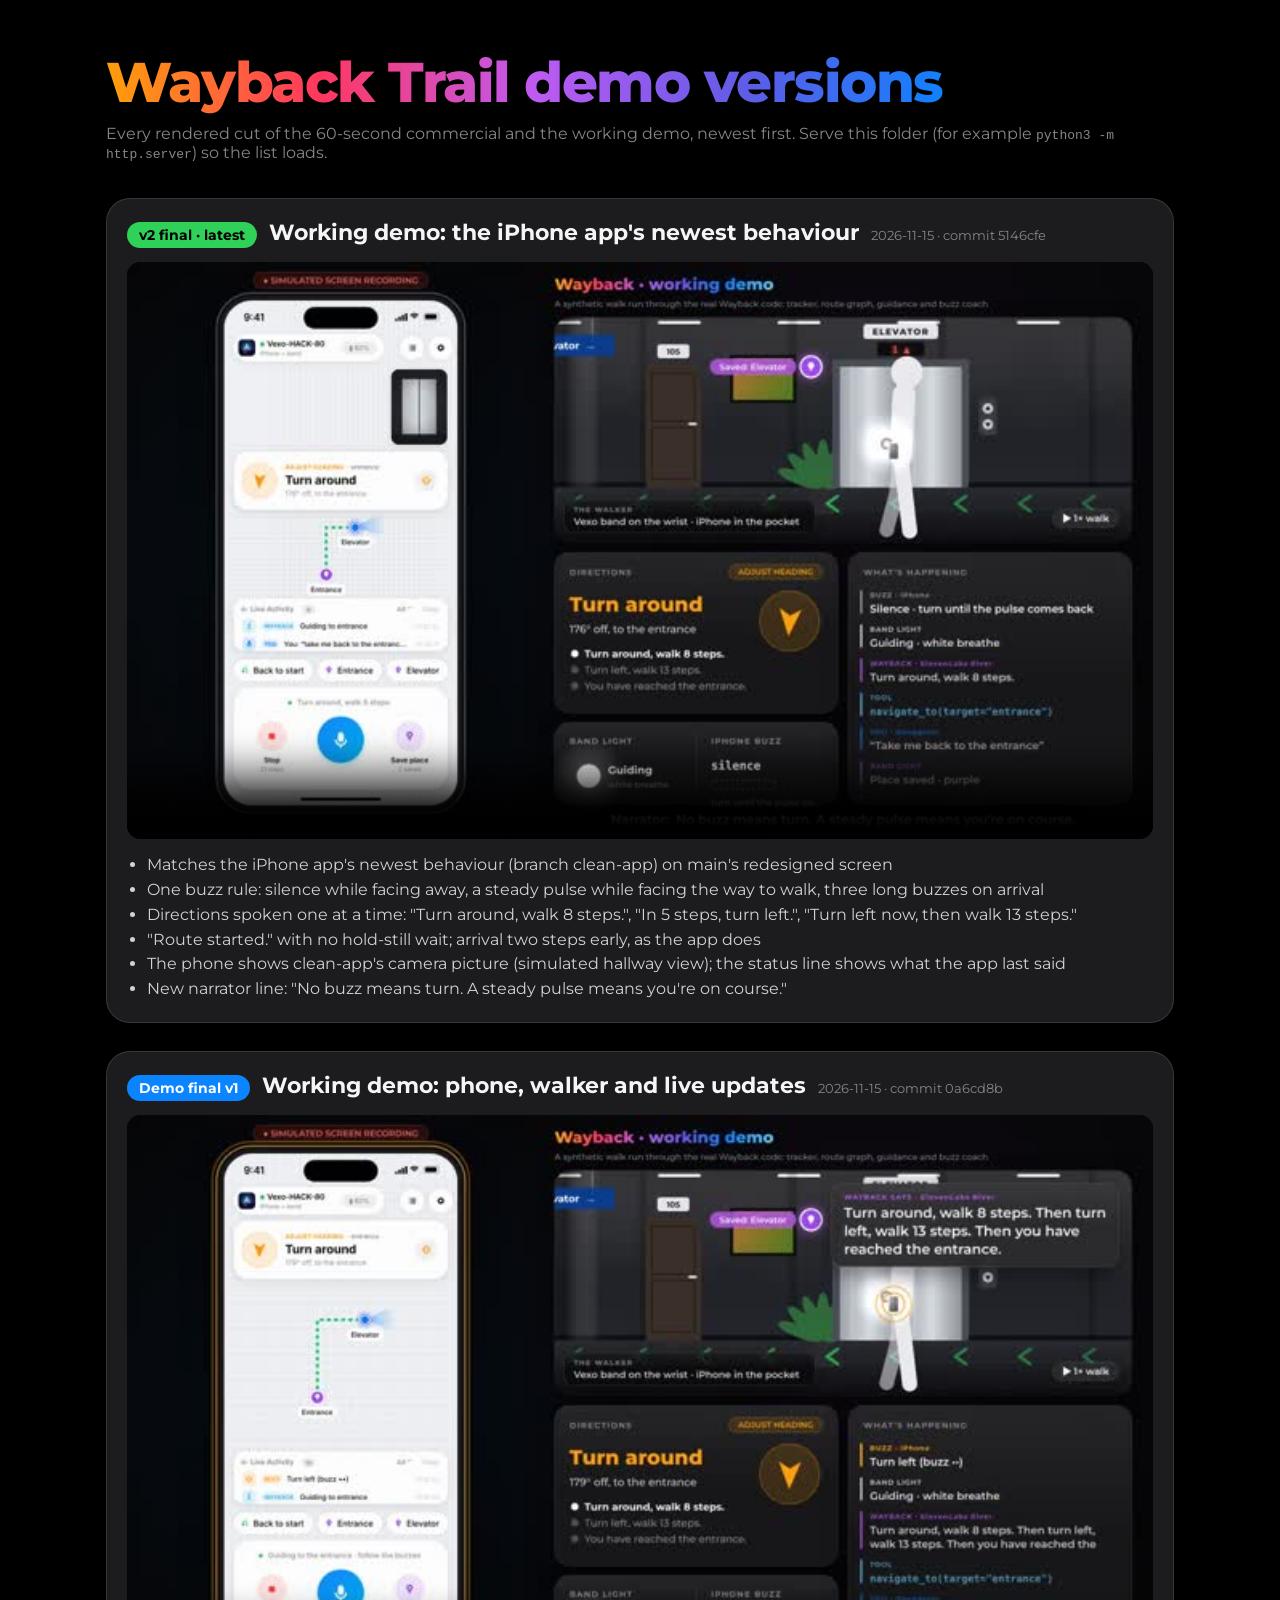
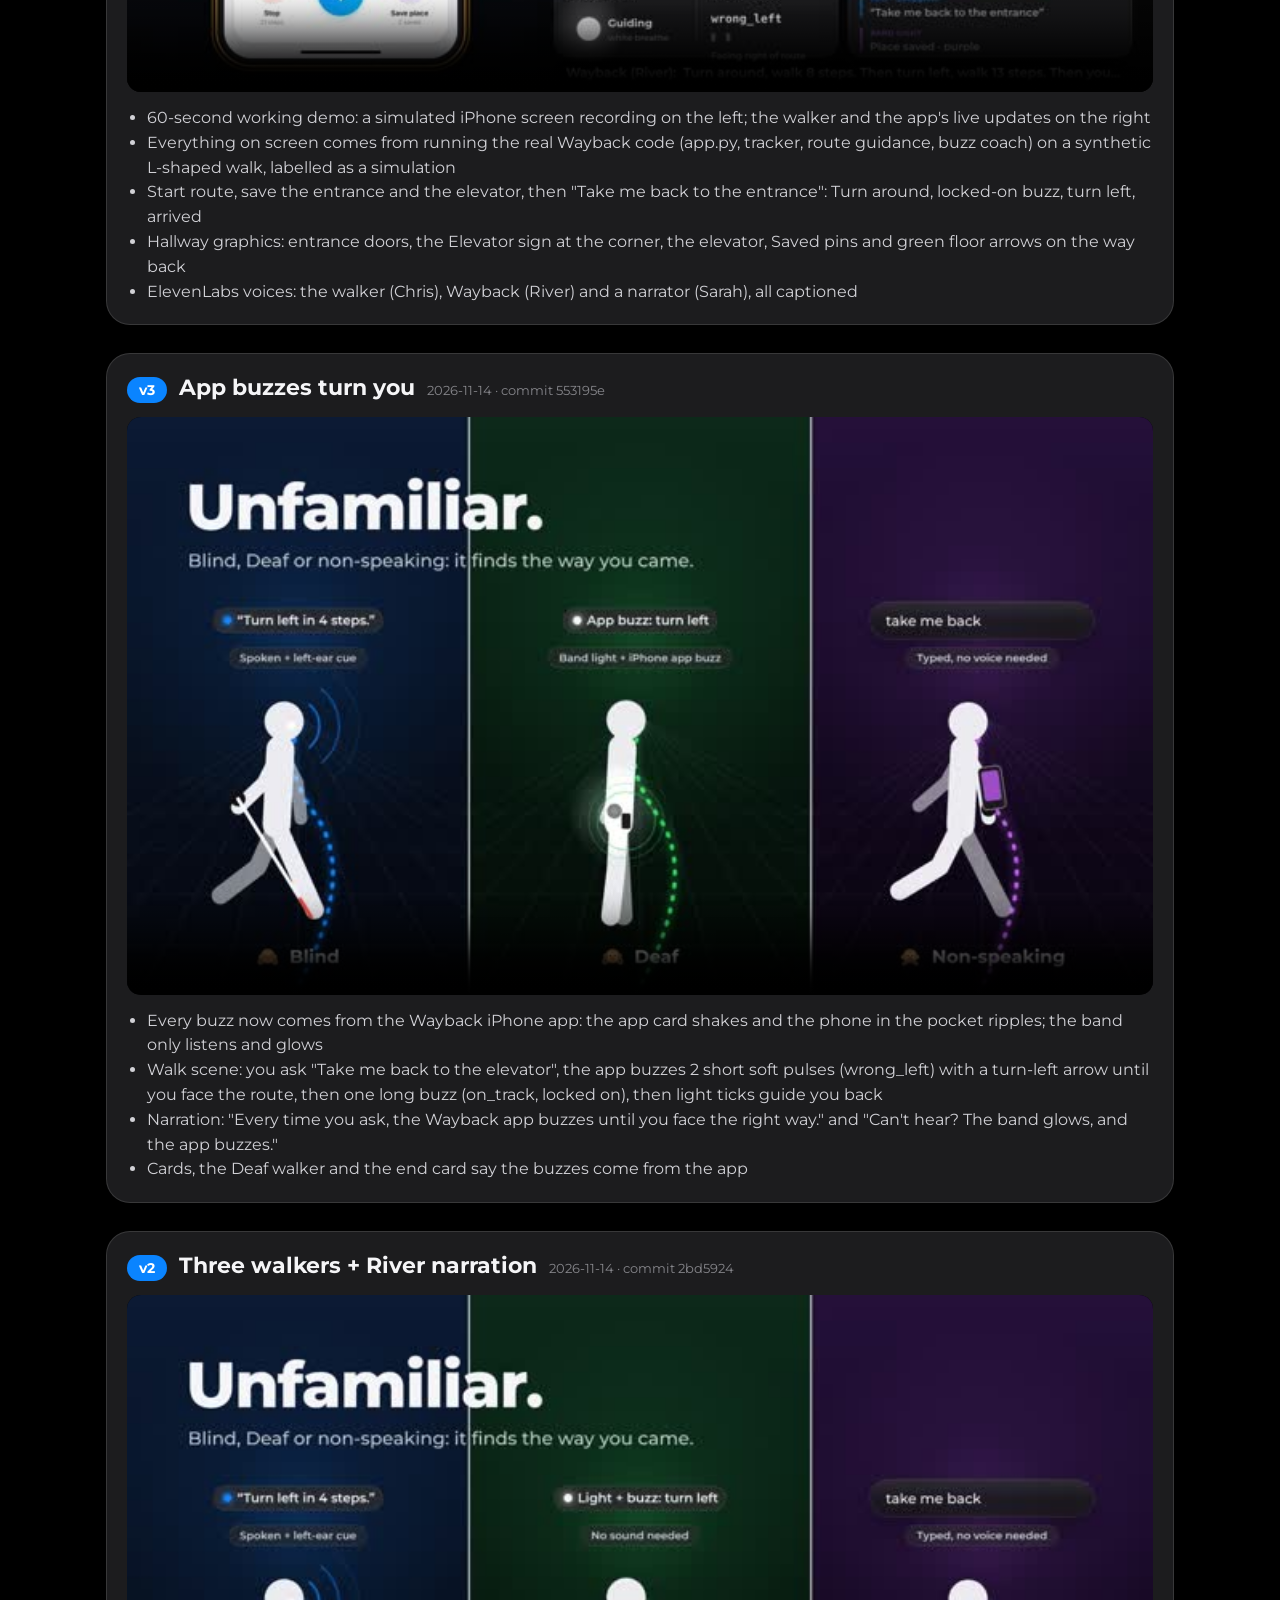
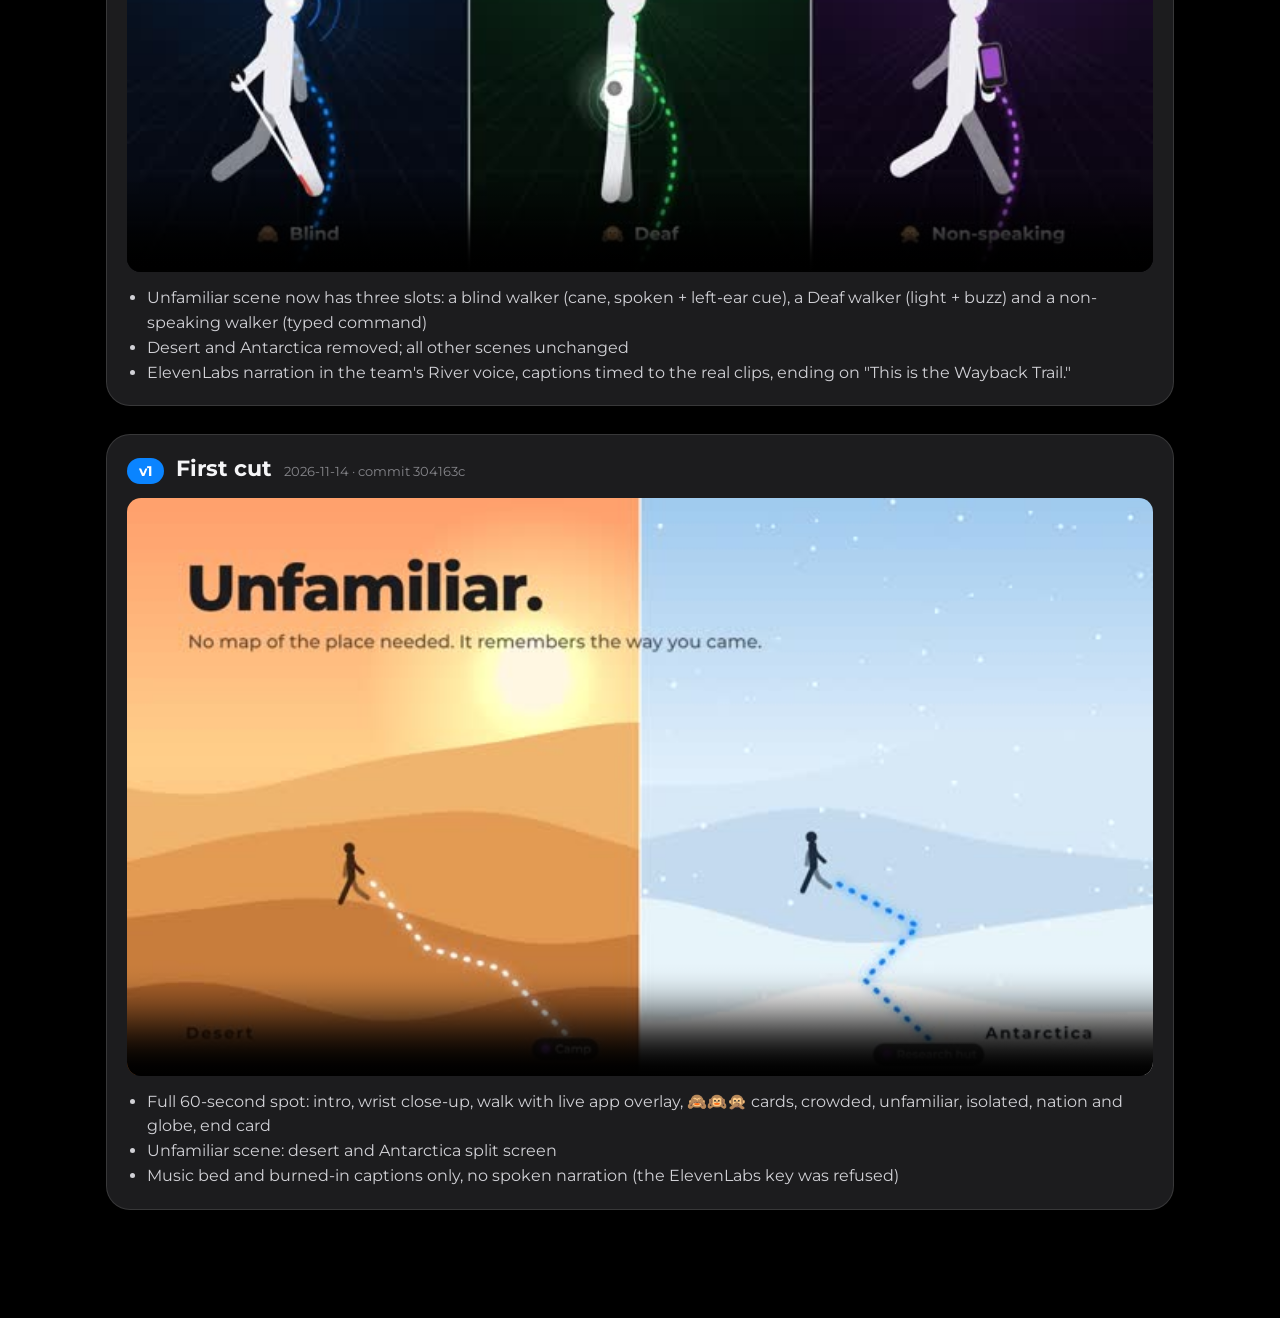
<file: demo-versions/index.html>
<!doctype html>
<html lang="en">
<head>
<meta charset="utf-8">
<meta name="viewport" content="width=device-width, initial-scale=1">
<title>Demo Versions</title>
<link href="https://fonts.googleapis.com/css2?family=Montserrat:wght@400;500;600;700;800&display=swap" rel="stylesheet">
<style>
  :root { --bg:#000; --card:#1c1c1e; --line:rgba(255,255,255,.12); --fg:#f5f5f7; --muted:#86868b; --blue:#0a84ff; }
  * { box-sizing: border-box; }
  body { margin:0; background:var(--bg); color:var(--fg); font-family:"Montserrat", system-ui, sans-serif; }
  main { max-width:1100px; margin:0 auto; padding:48px 16px 80px; }
  h1 { font-size:clamp(32px, 6vw, 56px); font-weight:800; letter-spacing:-1.5px; margin:0 0 8px;
       background:linear-gradient(90deg,#ff9f0a,#ff375f,#bf5af2,#5e5ce6,#0a84ff,#64d2ff); -webkit-background-clip:text; background-clip:text; color:transparent; }
  .sub { color:var(--muted); margin:0 0 36px; }
  .v { background:var(--card); border:1px solid var(--line); border-radius:24px; padding:20px; margin-bottom:28px; }
  .head { display:flex; gap:12px; align-items:baseline; flex-wrap:wrap; margin-bottom:14px; }
  .tag { background:var(--blue); color:#fff; font-weight:700; border-radius:999px; padding:4px 12px; font-size:14px; }
  .tag.latest { background:#30d158; color:#000; }
  h2 { margin:0; font-size:22px; font-weight:700; }
  .meta { color:var(--muted); font-size:13px; }
  video { width:100%; border-radius:14px; background:#000; display:block; }
  ul { margin:14px 0 0; padding-left:20px; color:#d1d1d6; line-height:1.55; }
  a { color:var(--blue); }
  .err { color:#ff453a; }
</style>
</head>
<body>
<main>
  <h1>Wayback Trail demo versions</h1>
  <p class="sub">Every rendered cut of the 60-second commercial and the working demo, newest first. Serve this folder (for example <code>python3 -m http.server</code>) so the list loads.</p>
  <div id="list"></div>
</main>
<script>
fetch("versions.json").then(r => r.json()).then(vs => {
  const list = document.getElementById("list");
  const latest = Math.max(...vs.map(v => v.version));
  vs.slice().sort((a, b) => b.version - a.version).forEach(v => {
    const el = document.createElement("section"); el.className = "v";
    const head = document.createElement("div"); head.className = "head";
    const tag = document.createElement("span"); tag.className = "tag" + (v.version === latest ? " latest" : ""); tag.textContent = (v.label || "v" + v.version) + (v.version === latest ? " · latest" : "");
    const h = document.createElement("h2"); h.textContent = v.title;
    const meta = document.createElement("span"); meta.className = "meta"; meta.textContent = v.date + " · commit " + v.commit;
    head.append(tag, h, meta);
    const vid = document.createElement("video"); vid.controls = true; vid.preload = "metadata"; vid.src = v.file; vid.poster = "thumbs/" + v.file.replace(/\.mp4$/, ".jpg");
    const ul = document.createElement("ul"); v.changes.forEach(c => { const li = document.createElement("li"); li.textContent = c; ul.append(li); });
    el.append(head, vid, ul); list.append(el);
  });
}).catch(() => {
  document.getElementById("list").innerHTML = '<p class="err">Could not load versions.json. Serve this folder over http, or open the .mp4 files directly.</p>';
});
</script>
</body>
</html>
</file>
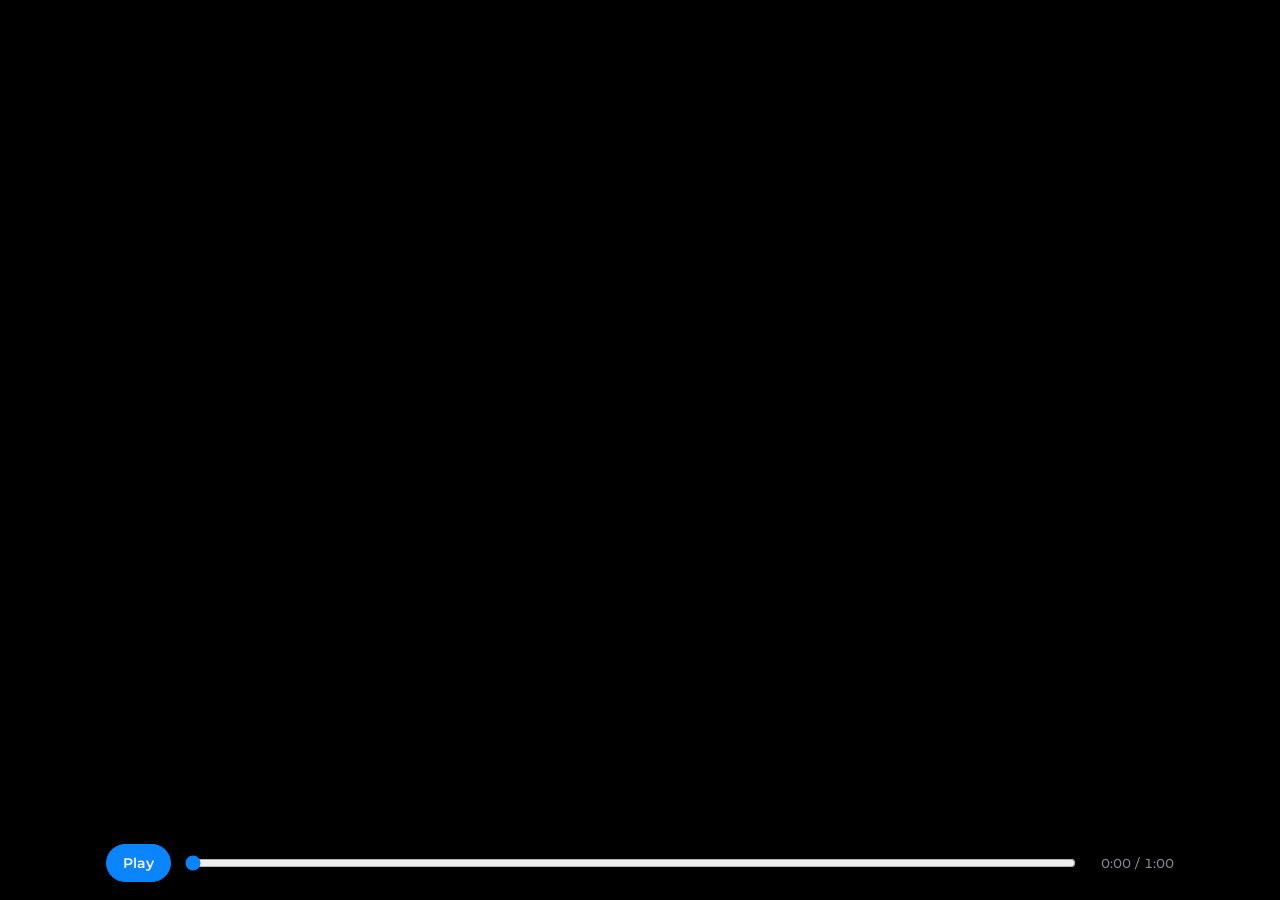
<file: demo-video/index.html>
<!doctype html>
<html lang="en">
<head>
<meta charset="utf-8">
<meta name="viewport" content="width=device-width, initial-scale=1">
<title>Wayback Working Demo</title>
<link rel="preconnect" href="https://fonts.googleapis.com">
<link rel="preconnect" href="https://fonts.gstatic.com" crossorigin>
<link href="https://fonts.googleapis.com/css2?family=Inter:wght@400;500;600;700;800&family=Montserrat:wght@400;500;600;700;800&display=swap" rel="stylesheet">
<style>
  :root { --bg:#000; --fg:#f5f5f7; --muted:#86868b; --line:rgba(255,255,255,.14); --blue:#0a84ff; }
  * { box-sizing:border-box; }
  html, body { margin:0; height:100%; background:var(--bg); color:var(--fg); font-family:"Montserrat", system-ui, sans-serif; }
  body { display:grid; grid-template-rows:1fr auto; min-height:100vh; overflow:hidden; }
  .stage { display:grid; place-items:center; min-height:0; padding:16px; }
  canvas { width:min(100%, calc((100vh - 110px) * 16 / 9)); aspect-ratio:16/9; height:auto; display:block; border-radius:14px; background:#000; }
  .bar { display:flex; gap:12px; align-items:center; padding:12px 16px 18px; max-width:1100px; width:100%; margin:0 auto; }
  button { font:600 14px "Montserrat", sans-serif; color:var(--fg); background:rgba(28,28,30,.8); border:1px solid var(--line); border-radius:999px; padding:9px 16px; cursor:pointer; }
  button.primary { background:var(--blue); border-color:var(--blue); }
  input[type=range] { flex:1; accent-color:var(--blue); min-width:0; }
  .time { font:500 13px "Montserrat", sans-serif; color:var(--muted); font-variant-numeric:tabular-nums; min-width:84px; text-align:right; }
  body.render { display:block; }
  body.render .bar { display:none; }
  body.render .stage { padding:0; }
  body.render canvas { width:1920px; height:1080px; border-radius:0; }
</style>
</head>
<body>
<div class="stage"><canvas id="c" width="1920" height="1080" role="img" aria-label="Wayback working demo, 60 seconds: a simulated iPhone screen recording beside the walker and the live app updates"></canvas></div>
<div class="bar">
  <button id="play" class="primary" type="button">Play</button>
  <input id="scrub" type="range" min="0" max="60" step="0.01" value="0" aria-label="Position in the demo">
  <span class="time" id="time">0:00 / 1:00</span>
</div>
<audio id="track" src="audio/demo-audio.mp3" preload="auto"></audio>
<script>
"use strict";
/* Wayback working demo. Every state on screen comes from plan.json, which build.py makes from
   simulate.py: the real Wayback code (app.py, tracker/wrist.py, store/guidance.py,
   store/haptics.py) run on a synthetic walk. Labelled on screen as a simulation. */
const W = 1920, H = 1080, DURATION = 60;
const cv = document.getElementById("c"), ctx = cv.getContext("2d");
const MF = '"Montserrat", sans-serif', IF = '"Inter", system-ui, sans-serif';
const C = { blue: "#0A84FF", green: "#30D158", orange: "#FF9F0A", purple: "#BF5AF2", pink: "#FF375F", teal: "#64D2FF",
  indigo: "#5E5CE6", red: "#FF453A", white: "#F5F5F7", gray: "#86868B", yellow: "#FFD60A",
  route: "#147AFA", guide: "#1FC275", landmark: "#9E47F0", iosGray: "#8E8E93", iosBlue: "#007AFF", iosGreen: "#34C759",
  iosOrange: "#FF9500", iosIndigo: "#5856D6", iosPurple: "#AF52DE", iosRed: "#FF3B30", iosCyan: "#32ADE6" };
const GLOW = [C.orange, C.pink, C.purple, C.indigo, C.blue, C.teal];
const PAT = { wrong_left: [120, 120, 120], wrong_right: [120, 120, 120, 120, 120], on_track: [600], tick: [70], turn_soon: [80],
  turn_left: [500, 150, 150], turn_right: [500, 150, 150, 150, 150], turn_around: [500, 150, 500], arrived: [700, 200, 700, 200, 700],
  lost: [100, 60, 100, 60, 100, 60, 100, 60, 100] };
// store/haptics.py names -> the iPhone app's feed labels (ios/Wayback/Wayback/Guide.swift, logBuzz)
const BUZZ_LABEL = { wrong_left: ["Turn left (buzz ••)", "Facing right of route"], wrong_right: ["Turn right (buzz •••)", "Facing left of route"],
  on_track: ["Facing the right way (buzz ━━━)", "Locked onto current leg"], turn_soon: ["Turn coming up (buzz ····)", "Approaching corner"],
  turn_left: ["Turn left now (buzz ━•)", "Corner reached"], turn_right: ["Turn right now (buzz ━••)", "Corner reached"],
  turn_around: ["Turn around now (buzz ━━)", "Reverse direction"], arrived: ["Arrived at destination (buzz ━━━)", "Guidance complete"],
  lost: ["Position uncertain (buzz •••••)", "Say \"I'm at the …\" to re-anchor"] };
const LED = { idle: ["Off", "#3a3a3c"], route_started: ["Route started · green blink", C.green], recording: ["Recording · amber breathe", C.orange],
  landmark_saved: ["Place saved · purple", C.purple], navigating: ["Guiding · white breathe", C.white], turn_now: ["Turn coming · white blink", C.white],
  arrived: ["Arrived · green, then rainbow", C.green], uncertain: ["Lost · red blink", C.red], listening: ["Listening · solid blue", C.blue], flash: ["Connected · white flash", C.white] };

// ---------------------------------------------------------------- helpers
const clamp = (v, a = 0, b = 1) => Math.max(a, Math.min(b, v));
const lerp = (a, b, k) => a + (b - a) * k;
const seg = (t, a, b) => clamp((t - a) / (b - a));
const eio = k => k < .5 ? 4 * k * k * k : 1 - Math.pow(-2 * k + 2, 3) / 2;
const eout = k => 1 - Math.pow(1 - k, 4);
const espring = k => k <= 0 ? 0 : k >= 1 ? 1 : 1 - Math.exp(-6 * k) * Math.cos(9 * k);
function hexA(hex, a) { const n = parseInt(hex.slice(1), 16); return "rgba(" + (n >> 16 & 255) + "," + (n >> 8 & 255) + "," + (n & 255) + "," + a + ")"; }
function rrect(c, x, y, w, h, r) { c.beginPath(); c.roundRect(x, y, w, h, r); }
function T(c, s, x, y, o = {}) {
  c.save(); c.font = (o.w || 600) + " " + (o.size || 24) + "px " + (o.f || MF);
  c.textAlign = o.align || "left"; c.textBaseline = o.base || "alphabetic";
  if (o.ls != null) c.letterSpacing = o.ls + "px";
  c.globalAlpha *= o.a == null ? 1 : o.a;
  if (o.grad) { const wd = c.measureText(s).width, x0 = o.align === "center" ? x - wd / 2 : o.align === "right" ? x - wd : x;
    const g = c.createLinearGradient(x0, 0, x0 + wd, 0); o.grad.forEach((col, i) => g.addColorStop(i / (o.grad.length - 1), col)); c.fillStyle = g; }
  else c.fillStyle = o.color || C.white;
  if (o.max) { let str = s; while (c.measureText(str).width > o.max && str.length > 3) str = str.slice(0, -2); if (str !== s) s = str.trimEnd() + "…"; }
  c.fillText(s, x, y); const w = c.measureText(s).width; c.restore(); return w;
}
function wrapLines(c, s, maxW, font) { c.save(); c.font = font; const out = []; let line = "";
  s.split(" ").forEach(w => { const t2 = line ? line + " " + w : w; if (c.measureText(t2).width > maxW && line) { out.push(line); line = w; } else line = t2; });
  out.push(line); c.restore(); return out; }
function glowBlob(c, x, y, r, col, a = 1) { const g = c.createRadialGradient(x, y, 0, x, y, r);
  g.addColorStop(0, hexA(col, .55 * a)); g.addColorStop(.4, hexA(col, .18 * a)); g.addColorStop(1, hexA(col, 0)); c.fillStyle = g; c.fillRect(x - r, y - r, r * 2, r * 2); }
function glass(c, x, y, w, h, r, o = {}) {
  c.save(); c.shadowColor = "rgba(0,0,0,.45)"; c.shadowBlur = 40; c.shadowOffsetY = 14;
  rrect(c, x, y, w, h, r); c.fillStyle = o.fill || "rgba(28,28,30,.82)"; c.fill(); c.shadowColor = "transparent";
  c.lineWidth = 1.5; c.strokeStyle = o.stroke || "rgba(255,255,255,.12)"; c.stroke();
  const g = c.createLinearGradient(x, y, x, y + h * .5); g.addColorStop(0, "rgba(255,255,255,.06)"); g.addColorStop(1, "rgba(255,255,255,0)");
  rrect(c, x, y, w, h, r); c.fillStyle = g; c.fill(); c.restore();
}
function pill(c, s, x, y, o = {}) {
  c.save(); c.font = (o.w || 600) + " " + (o.size || 22) + "px " + (o.f || MF);
  const w = c.measureText(s).width + (o.dot ? 54 : 36), h = (o.size || 22) * 1.85, x0 = o.align === "right" ? x - w : o.align === "center" ? x - w / 2 : x;
  c.globalAlpha *= o.a == null ? 1 : o.a;
  rrect(c, x0, y - h / 2, w, h, h / 2); c.fillStyle = o.fill || "rgba(44,44,46,.9)"; c.fill();
  c.lineWidth = 1.2; c.strokeStyle = o.stroke || "rgba(255,255,255,.12)"; c.stroke();
  if (o.dot) { c.beginPath(); c.arc(x0 + 24, y, 7, 0, 7); c.fillStyle = o.dot; c.shadowColor = o.dot; c.shadowBlur = 12; c.fill(); c.shadowBlur = 0; }
  c.fillStyle = o.color || C.white; c.textBaseline = "middle"; c.fillText(s, x0 + (o.dot ? 40 : 18), y + 1); c.restore(); return w;
}
function rng(seed) { return () => { seed |= 0; seed = seed + 0x6D2B79F5 | 0; let x = Math.imul(seed ^ seed >>> 15, 1 | seed); x = x + Math.imul(x ^ x >>> 7, 61 | x) ^ x; return ((x ^ x >>> 14) >>> 0) / 4294967296; }; }

// ---------------------------------------------------------------- data
let P = null; const logo = new Image(); logo.src = "assets/WaybackLogo.png";
function simOf(t) { for (const [v0, v1, s0, s1] of P.segments) if (t >= v0 && t <= v1) return v1 > v0 ? lerp(s0, s1, (t - v0) / (v1 - v0)) : s0; return P.segments[P.segments.length - 1][3]; }
function rateAt(t) { for (const [v0, v1, s0, s1] of P.segments) if (t >= v0 && t < v1) return s1 > s0 ? (s1 - s0) / (v1 - v0) : 0; return 0; }
function sampleAt(s) { const S = P.samples; let lo = 0, hi = S.length - 1; if (s <= S[0].t) return S[0]; if (s >= S[hi].t) return S[hi];
  while (hi - lo > 1) { const m = (lo + hi) >> 1; if (S[m].t <= s) lo = m; else hi = m; }
  const a = S[lo], b = S[hi], k = (s - a.t) / (b.t - a.t);
  return Object.assign({}, a, { x: lerp(a.x, b.x, k), y: lerp(a.y, b.y, k), facing: a.facing + wrap(b.facing - a.facing) * k, steps: Math.round(lerp(a.steps, b.steps, k)) }); }
function wrap(a) { return ((a + 180) % 360 + 360) % 360 - 180; }
const cap = s => s ? s[0].toUpperCase() + s.slice(1) : s;
function listening(t) { return P.listen.some(([a, b]) => t >= a && t <= b); }
function clipAt(t) { return P.clips.find(c => t >= c.t - .02 && t < c.t + c.d + .25); }

function stateAt(t) {
  const s = simOf(t), samp = sampleAt(s);
  const st = { s, samp, recording: false, places: [], feed: [], stream: [], led: { state: "idle", t: -9 }, guidance: null, navT: null, arrivedT: null, lastBuzz: null, steps0: null };
  let lastFeedBuzz = {};
  const push = (arr, item) => arr.unshift(item);
  for (const e of P.events) {
    if (e.vt == null || e.vt > t) break;
    if (e.kind === "user") {
      push(st.feed, { kind: "YOU", title: "You: “" + e.text + "”", tint: C.iosBlue, icon: "mic", t: e.vt });
      push(st.stream, { badge: "YOU · Deepgram", col: C.blue, text: "“" + cap(e.text) + "”", t: e.vt });
      const args = Object.entries(e.args || {}).map(([k, v]) => k + '="' + (k === "target" ? "entrance" : v) + '"').join(", ");
      push(st.stream, { badge: "TOOL", col: C.teal, text: e.tool + "(" + args + ")", t: e.vt + .5, mono: true });
    } else if (e.kind === "tool") {
      if (e.data && e.data.instructions) { /* navigate */ }
    } else if (e.kind === "pulse") {   // the iPhone's one buzz rule (clean-app): pulse = on course, silence = turn
      st.pulse = { on: e.on, t: e.vt };
      push(st.stream, e.on ? { badge: "BUZZ · iPhone", col: C.green, text: "Steady pulse · facing the way to walk", t: e.vt }
                           : { badge: "BUZZ · iPhone", col: "#8e8e93", text: "Silence · turn until the pulse comes back", t: e.vt });
    } else if (e.kind === "say") {
      st.lastSay = e.text;
      push(st.stream, { badge: "WAYBACK · ElevenLabs River", col: C.purple, text: e.text, t: e.vt });
    } else if (e.kind === "led") {
      st.led = { state: e.state, period: e.period, t: e.vt };
      if (e.state === "route_started") { st.recording = true; st.steps0 = 0; push(st.feed, { kind: "WAYBACK", title: "Started route", tint: C.iosGreen, icon: "play", t: e.vt }); }
      if (!st.stream.length || st.stream[0].badge !== "BAND LIGHT" || st.stream[0].text !== LED[e.state][0])
        push(st.stream, { badge: "BAND LIGHT", col: LED[e.state][1] === C.white ? "#d1d1d6" : LED[e.state][1], text: LED[e.state][0], t: e.vt });
    } else if (e.kind === "landmark") {
      st.places.push({ label: e.label, x: e.x, y: e.y });
      push(st.feed, { kind: "WAYBACK", title: "Added landmark: " + cap(e.label), tint: C.iosPurple, icon: "pin", t: e.vt });
    } else if (e.kind === "guidance") {
      if (e.active) { if (!st.guidance) { st.navT = e.vt; push(st.feed, { kind: "WAYBACK", title: "Guiding to " + e.target, tint: C.iosCyan, icon: "walk", t: e.vt }); } st.guidance = e; }
      else if (st.guidance && e.index >= e.instructions.length - 1) { st.guidance = e; st.arrivedT = e.vt; }
    } else if (e.kind === "buzz") {
      st.lastBuzz = { cue: e.cue, t: e.vt };
      if (e.cue !== "tick" && !(lastFeedBuzz[e.cue] != null && e.vt - lastFeedBuzz[e.cue] < 8)) {
        lastFeedBuzz[e.cue] = e.vt;
        push(st.feed, { kind: "BUZZ", title: BUZZ_LABEL[e.cue][0], tint: e.cue === "arrived" ? C.iosPurple : e.cue === "on_track" ? C.iosGreen : C.iosOrange, icon: "buzz", t: e.vt });
        push(st.stream, { badge: "BUZZ · iPhone", col: e.cue === "on_track" ? C.green : e.cue === "arrived" ? C.purple : C.orange, text: BUZZ_LABEL[e.cue][0], t: e.vt });
      }
    }
  }
  if (t >= P.connect[0]) st.feed.push({ kind: "VEXO", title: "Vexo-HACK-80 connected", tint: C.iosIndigo, icon: "band", t: P.connect[0] });
  st.feed.sort((a, b) => b.t - a.t);
  st.guiding = !!(st.guidance && st.guidance.active);
  st.done = st.arrivedT != null;
  // banner, exactly as Guide.showHint builds it
  const h = samp.hint || {};
  if (st.done) st.banner = { state: "done", big: "Arrived", sub: "You reached the entrance.", arrow: 0 };
  else if (st.guiding && h.active) {
    const err = h.error_deg || 0, hs = h.state || "";
    if (hs === "wrong_left" || hs === "wrong_right") st.banner = { state: "wrong", big: Math.abs(err) >= 150 ? "Turn around" : (hs === "wrong_left" ? "Turn left" : "Turn right"), sub: Math.round(Math.abs(err)) + "° off, to the entrance", arrow: err };
    else st.banner = { state: "on", big: hs === "turn_soon" && h.next_turn && h.steps_left != null ? "Turn " + h.next_turn + " in " + h.steps_left + " step" + (h.steps_left === 1 ? "" : "s") : "Straight ahead",
      sub: h.steps_left != null ? h.steps_left + " steps on this stretch, to the entrance" : "to the entrance", arrow: err };
  } else if (st.guiding) st.banner = { state: "on", big: "Straight ahead", sub: "to the entrance", arrow: 0 };
  st.listening = listening(t);
  // band LED as shown on the wrist
  let led = st.led.state, age = t - st.led.t;
  if (led === "route_started" && age > 1.6) led = "recording";
  if (led === "landmark_saved" && age > 1.5) led = st.guiding ? "navigating" : "recording";
  if (t >= P.connect[0] && t < P.connect[1]) led = "flash";
  if (st.listening) led = "listening";
  st.ledShown = led; st.ledAge = led === st.led.state ? age : 0;
  return st;
}
function ledColor(st, t) {
  const L = st.ledShown, age = t - st.led.t;
  if (L === "idle") return [LED.idle[1], .15];
  if (L === "arrived") { if (age < 1.2) return [C.green, 1]; const hue = ((t * 220) % 360); return ["hsl", hue]; }
  if (L === "route_started") return [C.green, Math.floor(t * 4) % 2 ? 1 : .2];
  if (L === "recording") return [C.orange, .45 + .55 * (.5 + .5 * Math.sin(t * 3.2))];
  if (L === "navigating") return [C.white, .45 + .55 * (.5 + .5 * Math.sin(t * 3))];
  if (L === "turn_now") { const per = (st.led.period || 300) / 1000; return [C.white, (t % per) < per / 2 ? 1 : .15]; }
  if (L === "flash") return [C.white, Math.floor(t * 6) % 2 ? 1 : .3];
  if (L === "uncertain") return [C.red, Math.floor(t * 4) % 2 ? 1 : .2];
  return [LED[L] ? LED[L][1] : C.white, 1];
}
function buzzOn(st, t) { const b = st.lastBuzz; if (!b) return null; const ms = (t - b.t) * 1000; let acc = 0, on = false;
  const p = PAT[b.cue]; p.forEach((d, i) => { if (ms >= acc && ms < acc + d && i % 2 === 0) on = true; acc += d; });
  return ms >= 0 && ms < acc + 450 ? { cue: b.cue, on, k: clamp(ms / (acc + 450)) } : null; }

/* ============================================================ the iPhone (simulated screen) */
const PW = 390, PH = 844;                // iPhone points
function icon(c, name, x, y, s, col) {    // tiny SF-Symbol-like glyphs
  c.save(); c.translate(x, y); c.scale(s / 24, s / 24); c.fillStyle = col; c.strokeStyle = col; c.lineWidth = 2.4; c.lineCap = "round"; c.lineJoin = "round";
  if (name === "mic") { rrect(c, -4, -10, 8, 13, 4); c.fill(); c.beginPath(); c.arc(0, 0, 7, .1, Math.PI - .1); c.stroke(); c.beginPath(); c.moveTo(0, 7); c.lineTo(0, 10); c.stroke(); }
  else if (name === "wave") { [-8, -4, 0, 4, 8].forEach((dx, i) => { const hh = [5, 10, 14, 10, 5][i]; c.beginPath(); c.moveTo(dx, -hh / 2); c.lineTo(dx, hh / 2); c.stroke(); }); }
  else if (name === "pin") { c.beginPath(); c.arc(0, -3, 6.5, 0, 7); c.fill(); c.beginPath(); c.moveTo(-4, 1); c.lineTo(0, 10); c.lineTo(4, 1); c.fill(); c.fillStyle = "#fff"; c.beginPath(); c.arc(0, -3, 2.4, 0, 7); c.fill(); }
  else if (name === "walk") { c.beginPath(); c.arc(1, -9, 2.6, 0, 7); c.fill(); c.beginPath(); c.moveTo(0, -5); c.lineTo(-1, 3); c.lineTo(-5, 10); c.moveTo(-1, 3); c.lineTo(4, 9); c.moveTo(0, -4); c.lineTo(-5, 0); c.moveTo(0, -4); c.lineTo(5, -1); c.stroke(); }
  else if (name === "stop") { rrect(c, -6, -6, 12, 12, 2.5); c.fill(); }
  else if (name === "play") { c.beginPath(); c.moveTo(-4, -7); c.lineTo(7, 0); c.lineTo(-4, 7); c.closePath(); c.fill(); }
  else if (name === "buzz") { rrect(c, -4, -8, 8, 16, 2.5); c.stroke(); c.beginPath(); c.moveTo(-8, -4); c.lineTo(-8, 4); c.moveTo(8, -4); c.lineTo(8, 4); c.stroke(); }
  else if (name === "band") { rrect(c, -5, -9, 10, 18, 4); c.stroke(); c.beginPath(); c.arc(0, 0, 2, 0, 7); c.fill(); }
  else if (name === "gear") { c.beginPath(); for (let i = 0; i < 16; i++) { const a = i * Math.PI / 8, r = i % 2 ? 6.5 : 9; c.lineTo(Math.cos(a) * r, Math.sin(a) * r); } c.closePath(); c.fill(); c.fillStyle = "#fff"; c.beginPath(); c.arc(0, 0, 3, 0, 7); c.fill(); }
  else if (name === "list") { [-5, 0, 5].forEach(dy => { c.beginPath(); c.arc(-6, dy, 1.3, 0, 7); c.fill(); c.beginPath(); c.moveTo(-2, dy); c.lineTo(8, dy); c.stroke(); }); }
  else if (name === "uturn") { c.beginPath(); c.moveTo(5, 8); c.lineTo(5, -2); c.arc(0, -2, 5, 0, Math.PI, true); c.lineTo(-5, 4); c.stroke(); c.beginPath(); c.moveTo(-9, 1); c.lineTo(-5, 6); c.lineTo(-1, 1); c.stroke(); }
  else if (name === "arrow") { c.beginPath(); c.moveTo(0, -11); c.lineTo(8, 9); c.lineTo(0, 4); c.lineTo(-8, 9); c.closePath(); c.fill(); }
  else if (name === "check") { c.beginPath(); c.arc(0, 0, 10, 0, 7); c.fill(); c.strokeStyle = "#fff"; c.beginPath(); c.moveTo(-4.5, 0); c.lineTo(-1, 4); c.lineTo(5, -4); c.stroke(); }
  c.restore();
}
function card(c, x, y, w, h, r) { c.save(); c.shadowColor = "rgba(0,0,0,.10)"; c.shadowBlur = 14; c.shadowOffsetY = 5; rrect(c, x, y, w, h, r); c.fillStyle = "rgba(255,255,255,.93)"; c.fill(); c.shadowColor = "transparent"; c.strokeStyle = "rgba(0,0,0,.06)"; c.lineWidth = .8; c.stroke(); c.restore(); }
function phoneScreen(c, st, t) {
  // map
  c.fillStyle = "#EEF0F3"; c.fillRect(0, 0, PW, PH);
  // fit the map into the free space: below the banner (which sits under the camera picture)
  // and above the Live Activity card, chips and dock
  const camOnMap = st.recording || st.guiding;
  const topIn = st.guiding || st.done ? 56 + 56 + (camOnMap ? 140 : 0) + 98 + 8 : 136;
  const dockTop = PH - 26 - 172, bottomIn = PH - (dockTop - (st.places.length || st.recording ? 56 : 0) - (st.feed.length ? 102 : 0)) + 6;
  const kNav = st.navT != null ? eio(seg(t, st.navT, st.navT + .5)) : 0;
  const mapTop = lerp(136, topIn, kNav), mapBot = PH - bottomIn;
  const bx0 = -2, bx1 = 7.6, by0 = -1.6, by1 = 10.4;
  const sc = Math.min((PW - 40) / (bx1 - bx0), (mapBot - mapTop - 20) / (by1 - by0));
  const cx = PW / 2 - ((bx0 + bx1) / 2) * sc, cy = (mapTop + mapBot) / 2 + ((by0 + by1) / 2) * sc;
  const M = (x, y) => [cx + x * sc, cy - y * sc];
  c.strokeStyle = "rgba(60,60,67,.07)"; c.lineWidth = 1;
  for (let gx = -10; gx <= 20; gx++) { const [a] = M(gx, 0); c.beginPath(); c.moveTo(a, 0); c.lineTo(a, PH); c.stroke(); }
  for (let gy = -10; gy <= 25; gy++) { const [, b] = M(0, gy); c.beginPath(); c.moveTo(0, b); c.lineTo(PW, b); c.stroke(); }
  // trail (recorded while not guiding)
  const S = P.samples, trail = [];
  const sNav = P.segments[2][2];   // the return walk is not recorded (app.on_pose)
  if (st.recording) for (const q of S) { if (q.t > st.s || q.t > sNav) break; if (!q.guiding) trail.push(q); }
  const line = (pts, col, w, halo, dash) => { if (pts.length < 2) return; c.save(); c.lineCap = "round"; c.lineJoin = "round"; if (dash) c.setLineDash(dash);
    if (halo) { c.strokeStyle = "#fff"; c.lineWidth = w + 4; c.beginPath(); pts.forEach((q, i) => { const m = M(q[0], q[1]); i ? c.lineTo(m[0], m[1]) : c.moveTo(m[0], m[1]); }); c.stroke(); }
    c.strokeStyle = col; c.lineWidth = w; c.beginPath(); pts.forEach((q, i) => { const m = M(q[0], q[1]); i ? c.lineTo(m[0], m[1]) : c.moveTo(m[0], m[1]); }); c.stroke(); c.restore(); };
  line(trail.map(q => [q.x, q.y]), st.guiding || st.done ? "#C7C7CC" : C.route, 6, !(st.guiding || st.done));
  if (st.guidance && st.guidance.waypoints && (st.guiding || st.done)) {
    const wp = st.guidance.waypoints.slice(); const left = st.done ? [] : [[st.samp.x, st.samp.y]].concat(wp.slice(Math.min(wp.length - 1, (st.guidance.index || 0) + 1)));
    line(left, C.guide, 6, true, [1, 11]);
  }
  // start + places
  if (st.recording) { const m = M(0, 0); c.beginPath(); c.arc(m[0], m[1], 5, 0, 7); c.fillStyle = "#fff"; c.fill(); c.strokeStyle = C.iosGray; c.lineWidth = 2; c.stroke(); }
  st.places.forEach(pl => { const m = M(pl.x, pl.y); c.save(); c.shadowColor = "rgba(0,0,0,.2)"; c.shadowBlur = 6; c.beginPath(); c.arc(m[0], m[1], 11, 0, 7); c.fillStyle = C.landmark; c.fill(); c.restore();
    c.beginPath(); c.arc(m[0], m[1], 11, 0, 7); c.strokeStyle = "#fff"; c.lineWidth = 2.5; c.stroke(); icon(c, "pin", m[0], m[1] - .5, 13, "#fff");
    c.save(); c.font = "600 12px " + IF; const lw = c.measureText(cap(pl.label)).width + 14; rrect(c, m[0] - lw / 2, m[1] + 15, lw, 20, 10); c.fillStyle = "rgba(255,255,255,.95)"; c.fill(); c.fillStyle = "#1c1c1e"; c.textAlign = "center"; c.fillText(cap(pl.label), m[0], m[1] + 29); c.restore(); });
  // you + facing cone
  if (st.recording) {
    const m = M(st.samp.x, st.samp.y), f = st.samp.facing * Math.PI / 180, ang = f - Math.PI / 2;
    const g = c.createRadialGradient(m[0], m[1], 0, m[0], m[1], 52); g.addColorStop(0, hexA(C.iosBlue, .45)); g.addColorStop(1, hexA(C.iosBlue, 0));
    c.fillStyle = g; c.beginPath(); c.moveTo(m[0], m[1]); c.arc(m[0], m[1], 52, ang - .42, ang + .42); c.closePath(); c.fill();
    c.beginPath(); c.arc(m[0], m[1], 15, 0, 7); c.fillStyle = hexA(C.iosBlue, .18 + .08 * Math.sin(t * 4)); c.fill();
    c.save(); c.shadowColor = "rgba(0,0,0,.25)"; c.shadowBlur = 5; c.beginPath(); c.arc(m[0], m[1], 8.5, 0, 7); c.fillStyle = "#fff"; c.fill(); c.restore();
    c.beginPath(); c.arc(m[0], m[1], 6.5, 0, 7); c.fillStyle = C.iosBlue; c.fill();
  }
  // status bar
  T(c, "9:41", 50, 34, { size: 17, w: 600, f: IF, color: "#000", align: "center" });
  rrect(c, PW / 2 - 62, 11, 124, 36, 18); c.fillStyle = "#000"; c.fill();
  [0, 1, 2, 3].forEach(i => { rrect(c, 286 + i * 5.5, 30 - i * 3, 3.6, 4 + i * 3, 1); c.fillStyle = "#000"; c.fill(); });
  c.save(); c.translate(318, 27); c.strokeStyle = "#000"; c.lineWidth = 2; [9, 6, 3].forEach(r => { c.beginPath(); c.arc(0, 4, r, -2.4, -.75); c.stroke(); }); c.restore();
  rrect(c, 334, 21, 25, 12, 3.5); c.strokeStyle = "rgba(0,0,0,.45)"; c.lineWidth = 1; c.stroke(); rrect(c, 336, 23, 19, 8, 2); c.fillStyle = "#000"; c.fill();
  // top bar
  const tb = 56;
  c.save(); c.shadowColor = "rgba(0,0,0,.08)"; c.shadowBlur = 10; c.shadowOffsetY = 3; rrect(c, 16, tb, 252, 46, 23); c.fillStyle = "rgba(255,255,255,.93)"; c.fill(); c.restore();
  c.save(); rrect(c, 24, tb + 9, 28, 28, 7); c.clip(); if (logo.complete) c.drawImage(logo, 24, tb + 9, 28, 28); c.restore();
  const conn = t >= P.connect[0];
  c.beginPath(); c.arc(64, tb + 17, 3.8, 0, 7); c.fillStyle = conn ? C.iosGreen : C.iosOrange; c.fill();
  T(c, conn ? "Vexo-HACK-80" : "Scanning for Vexo-HACK-80…", 72, tb + 21, { size: 13, w: 600, f: IF, color: "#000", max: conn ? 200 : 186 });
  if (conn) { T(c, "iPhone + band", 60, tb + 36, { size: 10, w: 500, f: IF, color: C.iosGray });
    rrect(c, 196, tb + 12, 60, 22, 11); c.fillStyle = "rgba(0,0,0,.06)"; c.fill(); T(c, "▮ 82%", 226, tb + 27, { size: 11, w: 600, f: IF, color: C.iosGray, align: "center" }); }
  [[294, "list"], [342, "gear"]].forEach(([x, n]) => { if (n === "list" && !st.feed.length) return; c.save(); c.shadowColor = "rgba(0,0,0,.08)"; c.shadowBlur = 10; c.beginPath(); c.arc(x + 20, tb + 23, 20, 0, 7); c.fillStyle = "rgba(255,255,255,.93)"; c.fill(); c.restore(); icon(c, n, x + 20, tb + 23, 17, "#1c1c1e"); });
  // the camera picture (clean-app, "Show the camera view"): simulated, what the phone faces in the hallway
  const camOn = st.recording || st.guiding;
  if (camOn) {
    const cx0 = PW - 16 - 96, cy0 = tb + 46 + 12, ka = eout(seg(t, P.events.find(e => e.kind === "led" && e.state === "route_started").vt, P.events.find(e => e.kind === "led" && e.state === "route_started").vt + .5));
    c.save(); c.globalAlpha = ka; c.shadowColor = "rgba(0,0,0,.15)"; c.shadowBlur = 8; c.shadowOffsetY = 2; rrect(c, cx0, cy0, 96, 128, 14); c.fillStyle = "#222"; c.fill(); c.restore();
    c.save(); c.globalAlpha = ka; rrect(c, cx0, cy0, 96, 128, 14); c.clip(); cameraView(c, st, t, cx0, cy0, 96, 128); c.restore();
    c.save(); c.globalAlpha = ka; rrect(c, cx0, cy0, 96, 128, 14); c.strokeStyle = "#fff"; c.lineWidth = 2; c.stroke(); c.restore();
  }
  // guidance banner
  if (st.banner) {
    const bk = eout(seg(t, st.navT, st.navT + .45)), by = tb + 56 + (camOn ? 140 : 0) - (1 - bk) * 30;
    c.save(); c.globalAlpha = bk;
    card(c, 16, by, PW - 32, 98, 24);
    const acc = st.banner.state === "done" ? C.landmark : st.banner.state === "wrong" ? C.iosOrange : C.guide;
    c.beginPath(); c.arc(59, by + 49, 29, 0, 7); c.fillStyle = hexA(acc, .16); c.fill(); c.strokeStyle = hexA(acc, .35); c.lineWidth = 1.5; c.stroke();
    if (st.banner.state === "done") icon(c, "check", 59, by + 49, 26, acc);
    else { c.save(); c.translate(59, by + 49); c.rotate(st.banner.arrow * Math.PI / 180); icon(c, "arrow", 0, 0, 30, acc); c.restore(); }
    const lab = st.banner.state === "done" ? "ARRIVED" : st.banner.state === "wrong" ? "ADJUST HEADING" : "GUIDING";
    const lw = T(c, lab, 102, by + 30, { size: 10, w: 700, f: IF, color: acc, ls: .6 });
    if (st.banner.state !== "done") T(c, "· entrance", 108 + lw, by + 30, { size: 11, w: 600, f: IF, color: C.iosGray });
    T(c, st.banner.big, 102, by + 55, { size: 20, w: 700, f: IF, color: "#000", max: 220 });
    T(c, st.banner.sub, 102, by + 75, { size: 12, w: 400, f: IF, color: C.iosGray, max: 220 });
    c.beginPath(); c.arc(PW - 52, by + 49, 18, 0, 7); c.fillStyle = "rgba(0,0,0,.05)"; c.fill(); icon(c, "buzz", PW - 52, by + 49, 17, acc);
    c.restore();
  }
  // bottom stack: feed, chips, dock
  let y = PH - 26 - 172;
  const dockY = y;
  if (st.places.length || st.recording) {
    y -= 46;
    let x = 16;
    const chips = [["Back to start", "uturn", C.guide]].concat(st.places.map(p => [cap(p.label), "pin", C.landmark]));
    chips.forEach(([s, ic, col]) => { c.save(); c.font = "500 14px " + IF; const w = c.measureText(s).width + 48; c.shadowColor = "rgba(0,0,0,.08)"; c.shadowBlur = 8; rrect(c, x, y, w, 36, 18); c.fillStyle = "rgba(255,255,255,.93)"; c.fill(); c.restore();
      icon(c, ic, x + 19, y + 18, 15, col); T(c, s, x + 33, y + 23, { size: 14, w: 500, f: IF, color: "#000" }); x += w + 8; });
    y -= 10;
  }
  if (st.feed.length) {
    y -= 92;
    card(c, 16, y, PW - 32, 88, 18);
    icon(c, "wave", 33, y + 18, 12, C.iosGray);
    T(c, "Live Activity", 44, y + 22, { size: 12, w: 700, f: IF, color: C.iosGray });
    rrect(c, 130, y + 11, 22, 15, 7.5); c.fillStyle = "rgba(0,0,0,.07)"; c.fill(); T(c, String(st.feed.length), 141, y + 22.5, { size: 10, w: 700, f: IF, color: C.iosGray, align: "center" });
    if (st.feed.length > 2) T(c, "All ⌃", PW - 76, y + 22, { size: 11, w: 600, f: IF, color: C.iosGray, align: "right" });
    T(c, "Clear", PW - 30, y + 22, { size: 11, w: 600, f: IF, color: "#c7c7cc", align: "right" });
    st.feed.slice(0, 2).forEach((it, i) => {
      const ry = y + 46 + i * 30, a = clamp((t - it.t) / .3);
      c.save(); c.globalAlpha = a;
      rrect(c, 30, ry - 12, 24, 24, 7); c.fillStyle = hexA(it.tint, .15); c.fill(); icon(c, it.icon, 42, ry, 13, it.tint);
      c.font = "700 9px " + IF; const bw = c.measureText(it.kind).width + 10; rrect(c, 62, ry - 8, bw, 16, 8); c.fillStyle = hexA(it.tint, .13); c.fill();
      T(c, it.kind, 67, ry + 3.5, { size: 9, w: 700, f: IF, color: it.tint, ls: .4 });
      T(c, it.title, 70 + bw, ry + 4.5, { size: 12, w: 500, f: IF, color: "#000", max: PW - 70 - bw - 96 });
      const sec = Math.floor(it.t), clock = "14:32:" + String(10 + sec).padStart(2, "0").slice(-2);
      T(c, "14:" + String(32 + Math.floor((10 + sec) / 60)).padStart(2, "0") + ":" + String((10 + sec) % 60).padStart(2, "0"), PW - 30, ry + 4, { size: 10, w: 400, f: IF, color: "#c7c7cc", align: "right" });
      c.restore();
    });
  }
  // dock
  card(c, 16, dockY, PW - 32, 172, 30);
  const lis = st.listening;
  const steps = st.recording ? Math.max(0, st.samp.steps - (P.samples[0].steps || 0)) : 0;
  const calibrating = false;      // clean-app: no hold-still wait
  const status = lis ? "Listening… speak now" : st.lastSay ? st.lastSay
    : st.recording ? "Recording · " + steps + " steps — double-tap band to name a spot" : t >= P.connect[0] ? "Tap Start route, or double-tap the band and say “start route”" : "Double-tap Vexo-HACK-80 so its blue light blinks";
  const sw = T(c, status, PW / 2 + 6, dockY + 30, { size: 12.5, w: 500, f: IF, color: lis ? "#000" : C.iosGray, align: "center", max: PW - 80, a: 0 });
  if (lis) icon(c, "wave", PW / 2 - sw / 2 - 8, dockY + 26, 13, C.iosIndigo);
  else if (st.recording) { c.beginPath(); c.arc(PW / 2 - sw / 2 - 6, dockY + 26, 3.3, 0, 7); c.fillStyle = calibrating ? C.iosOrange : C.iosGreen; c.fill(); }
  T(c, status, PW / 2 + 6, dockY + 30, { size: 12.5, w: 500, f: IF, color: lis ? "#000" : C.iosGray, align: "center", max: PW - 80 });
  const side = (x, title, sub, ic, col, a = 1) => { c.save(); c.globalAlpha = a; c.beginPath(); c.arc(x, dockY + 82, 25, 0, 7); c.fillStyle = hexA(col, .14); c.fill(); icon(c, ic, x, dockY + 82, 20, col);
    T(c, title, x, dockY + 126, { size: 12, w: 600, f: IF, color: "#000", align: "center" }); if (sub) T(c, sub, x, dockY + 141, { size: 10, w: 400, f: IF, color: C.iosGray, align: "center" }); c.restore(); };
  side(80, st.recording ? "Stop" : "Start route", st.recording ? steps + " steps" : null, st.recording ? "stop" : "walk", st.recording ? C.iosRed : C.route);
  side(PW - 80, "Save place", st.places.length ? st.places.length + " saved" : null, "pin", C.landmark, st.recording ? 1 : .42);
  const mx = PW / 2, my = dockY + 88;
  if (lis) { const k = (t * .87) % 1; c.beginPath(); c.arc(mx, my, 39 * (.96 + .18 * k), 0, 7); c.strokeStyle = hexA(C.iosIndigo, .85 * (1 - k)); c.lineWidth = 3; c.stroke(); }
  c.save(); c.shadowColor = hexA(lis ? C.iosIndigo : C.teal, .34); c.shadowBlur = 12; c.shadowOffsetY = 6;
  const g = c.createLinearGradient(mx - 39, my - 39, mx + 39, my + 39);
  if (lis) { g.addColorStop(0, C.iosIndigo); g.addColorStop(1, C.iosPurple); } else { g.addColorStop(0, "#0F85FA"); g.addColorStop(1, "#00ADEB"); }
  c.beginPath(); c.arc(mx, my, 39, 0, 7); c.fillStyle = g; c.fill(); c.restore();
  icon(c, lis ? "wave" : "mic", mx, my, 30, "#fff");
  rrect(c, PW / 2 - 67, PH - 13, 134, 5, 2.5); c.fillStyle = "#000"; c.fill();
}
function drawPhone(c, st, t, x, y, s) {
  const bw = PW * s, bh = PH * s, pad = 14;
  c.save();
  c.shadowColor = "rgba(0,0,0,.6)"; c.shadowBlur = 60; c.shadowOffsetY = 24;
  rrect(c, x - pad, y - pad, bw + pad * 2, bh + pad * 2, 66); c.fillStyle = "#1b1b1d"; c.fill(); c.restore();
  rrect(c, x - pad, y - pad, bw + pad * 2, bh + pad * 2, 66); c.strokeStyle = "#4a4a4f"; c.lineWidth = 3; c.stroke();
  rrect(c, x - pad + 4, y - pad + 4, bw + pad * 2 - 8, bh + pad * 2 - 8, 62); c.strokeStyle = "#0b0b0c"; c.lineWidth = 4; c.stroke();
  c.save(); rrect(c, x, y, bw, bh, 52); c.clip(); c.translate(x, y); c.scale(s, s);
  phoneScreen(c, st, t);
  c.restore();
  // buzz: the phone shakes, rings ripple
  const b = buzzOn(st, t);
  if (b) { for (let r = 0; r < 2; r++) { const k = clamp(b.k * 1.25 - r * .25); if (k > 0 && k < 1) { rrect(c, x - pad - k * 30, y - pad - k * 30, bw + pad * 2 + k * 60, bh + pad * 2 + k * 60, 66 + k * 20);
    c.strokeStyle = hexA(b.cue === "on_track" || b.cue === "tick" ? C.green : b.cue === "arrived" ? C.purple : C.orange, (1 - k) * (b.cue === "tick" ? .3 : .55)); c.lineWidth = 3; c.stroke(); } } }
}


/* The phone's camera picture (clean-app "Show the camera view"), simulated: a first-person look
   down the same hallway the walker panel shows, toward whatever is ahead along the route. */
function cameraView(c, st, t, x, y, w, h) {
  const R = routeOf(), d = hallwayD(st.samp.x, st.samp.y), s = st.s;
  const back = st.guiding || st.done, facingAway = st.guiding && s < 20.2;
  // what is ahead, and how far
  let kind, dist;
  if (!back) { if (d < R.leg1 - .3) { kind = "corner"; dist = R.leg1 - d; } else { kind = "elevator"; dist = R.total - d; } }
  else if (facingAway) { kind = "elevator"; dist = Math.max(.4, R.total - d); }
  else if (st.done) { kind = "entrance"; dist = .5; }
  else if (d > R.leg1 + .3) { kind = "wall"; dist = d - R.leg1; }
  else { kind = "entrance"; dist = d; }
  const moving = st.samp.steps > sampleAt(Math.max(0, s - .5)).steps && !st.done;
  const bob = moving ? Math.sin(s * 12.8) * 1.6 : 0;
  const vx = x + w / 2, vy = y + h * .46 + bob;
  const k = 1 / (1 + dist * .32), ew = w * .95 * k + 8, eh = h * .9 * k + 10;   // the far wall
  const L = vx - ew / 2, Rr = vx + ew / 2, T0 = vy - eh * .55, B = vy + eh * .45;
  c.fillStyle = "#2b2c31"; c.fillRect(x, y, w, h);
  c.fillStyle = "#3a3b41"; c.beginPath(); c.moveTo(x, y); c.lineTo(L, T0); c.lineTo(L, B); c.lineTo(x, y + h); c.fill();         // left wall
  c.fillStyle = "#34353b"; c.beginPath(); c.moveTo(x + w, y); c.lineTo(Rr, T0); c.lineTo(Rr, B); c.lineTo(x + w, y + h); c.fill(); // right wall
  c.fillStyle = "#1e1f23"; c.beginPath(); c.moveTo(x, y + h); c.lineTo(L, B); c.lineTo(Rr, B); c.lineTo(x + w, y + h); c.fill();  // floor
  c.fillStyle = "#4a4b52"; c.beginPath(); c.moveTo(x, y); c.lineTo(L, T0); c.lineTo(Rr, T0); c.lineTo(x + w, y); c.fill();        // ceiling
  c.fillStyle = "rgba(255,255,255,.7)"; c.fillRect(vx - 6 * k - 3, T0 - 6, 12 * k + 6, 2);
  // the far wall and what is on it
  c.fillStyle = "#26272c"; c.fillRect(L, T0, ew, eh);
  if (kind === "entrance") { const g = c.createLinearGradient(L, T0, Rr, B); g.addColorStop(0, "#cfe9ff"); g.addColorStop(1, "#8fbde6"); c.fillStyle = g; c.fillRect(L + ew * .2, T0 + eh * .2, ew * .6, eh * .8);
    c.fillStyle = "#2f8f4e"; c.fillRect(L + ew * .25, T0 + eh * .06, ew * .5, Math.max(3, eh * .1)); }
  if (kind === "elevator") { const g = c.createLinearGradient(L, 0, Rr, 0); g.addColorStop(0, "#9ea3ab"); g.addColorStop(.5, "#d7dbe0"); g.addColorStop(1, "#8d9299"); c.fillStyle = g;
    c.fillRect(L + ew * .18, T0 + eh * .18, ew * .64, eh * .82); c.fillStyle = "#2b2d31"; c.fillRect(vx - .8, T0 + eh * .18, 1.6, eh * .82); }
  if (kind === "corner") { c.fillStyle = "#0a3d8f"; c.fillRect(L + ew * .2, T0 + eh * .12, ew * .6, Math.max(4, eh * .14)); }
  // light pools and a slight lens vignette
  const v = c.createRadialGradient(x + w / 2, y + h / 2, h * .2, x + w / 2, y + h / 2, h * .75); v.addColorStop(0, "rgba(0,0,0,0)"); v.addColorStop(1, "rgba(0,0,0,.45)");
  c.fillStyle = v; c.fillRect(x, y, w, h);
}
/* ============================================================ the walker */
function walker(c, x, y, s, phase, o = {}) {
  c.save(); c.translate(x, y); c.scale(s * (o.sx == null ? 1 : o.sx), s);
  c.lineCap = "round"; c.lineJoin = "round"; c.strokeStyle = o.color || "#e9e9ee"; c.fillStyle = o.color || "#e9e9ee";
  const sw = Math.sin(phase) * (o.amp == null ? 1 : o.amp), bob = Math.abs(Math.cos(phase)) * 3 * (o.amp == null ? 1 : o.amp); c.translate(0, -bob);
  const hip = [0, -95], sh = [4, -175];
  function limb(b, a1, a2, l1, l2, w) { const k = [b[0] + Math.sin(a1) * l1, b[1] + Math.cos(a1) * l1], e = [k[0] + Math.sin(a1 + a2) * l2, k[1] + Math.cos(a1 + a2) * l2];
    c.lineWidth = w; c.beginPath(); c.moveTo(b[0], b[1]); c.lineTo(k[0], k[1]); c.lineTo(e[0], e[1]); c.stroke(); return e; }
  c.globalAlpha *= .55; limb(hip, -sw * .5, Math.max(0, sw) * -.6, 50, 50, 19);
  const backHand = o.tap ? limb(sh, .9, -1.9, 40, 38, 14) : limb(sh, sw * .55, -.35, 40, 38, 14); c.globalAlpha /= .55;
  c.lineWidth = 30; c.beginPath(); c.moveTo(hip[0], hip[1]); c.lineTo(sh[0], sh[1]); c.stroke();
  limb(hip, sw * .5, Math.max(0, -sw) * -.6, 50, 50, 20);
  const hand = o.tap ? limb(sh, .55, -1.2, 40, 38, 15) : limb(sh, -sw * .55, -.35, 40, 38, 15);
  c.beginPath(); c.arc(8, -205, 21, 0, 7); c.fill();
  // band on the front wrist, phone in the back pocket
  c.fillStyle = "#111"; c.beginPath(); c.arc(hand[0], hand[1] - 9, 8, 0, 7); c.fill();
  c.fillStyle = "#1c1c1e"; rrect(c, -16, -112, 13, 22, 3); c.fill(); c.strokeStyle = "rgba(255,255,255,.7)"; c.lineWidth = 1.5; c.stroke();
  c.restore();
  const sx = o.sx == null ? 1 : o.sx;
  return { wrist: [x + hand[0] * s * sx, y + (hand[1] - 9 - bob) * s], pocket: [x - 9.5 * s * sx, y + (-101 - bob) * s], head: [x + 8 * s * sx, y + (-205 - bob) * s], back: [x + backHand[0] * s * sx, y + (backHand[1] - bob) * s] };
}
/* The hallway behind the walker. It scrolls with the walker's real position on the simulated
   route: the distance along entrance -> corner -> elevator, projected from the tracker's x, y.
   Side view, so +distance is always to the right on screen. */
const PPM = 112;                       // pixels per metre along the hallway
let ROUTE = null;
function routeOf() {
  if (ROUTE) return ROUTE;
  const lm = P.events.filter(e => e.kind === "landmark");
  const ent = lm.find(e => e.label === "entrance") || { x: 0, y: 0 }, ele = lm.find(e => e.label === "elevator") || { x: 5.6, y: 9.1 };
  const corner = { x: ent.x, y: ele.y };
  const leg1 = Math.hypot(corner.x - ent.x, corner.y - ent.y), leg2 = Math.hypot(ele.x - corner.x, ele.y - corner.y);
  ROUTE = { ent, ele, corner, leg1, total: leg1 + leg2 };
  return ROUTE;
}
function hallwayD(x, y) {            // distance along the L from the entrance
  const R = routeOf();
  const d1 = clamp(y - R.ent.y, 0, R.leg1), e1 = Math.hypot(x - R.ent.x, y - (R.ent.y + d1));
  const d2 = clamp(x - R.corner.x, 0, R.total - R.leg1), e2 = Math.hypot(x - (R.corner.x + d2), y - R.corner.y);
  return e1 <= e2 ? d1 : R.leg1 + d2;
}
function drawHallway(c, st, t, X, Y, Wd, Hd, wx) {
  const R = routeOf(), d = hallwayD(st.samp.x, st.samp.y);
  const wallB = Y + 318, floorB = Y + Hd;
  const SX = dp => wx + (dp - d) * PPM;            // screen x of a point dp metres along the hallway
  // wall
  let g = c.createLinearGradient(0, Y, 0, wallB); g.addColorStop(0, "#1b1c21"); g.addColorStop(1, "#24252b"); c.fillStyle = g; c.fillRect(X, Y, Wd, wallB - Y);
  // floor (polished, with tile seams that slide by)
  g = c.createLinearGradient(0, wallB, 0, floorB); g.addColorStop(0, "#2a2b31"); g.addColorStop(1, "#0d0d10"); c.fillStyle = g; c.fillRect(X, wallB, Wd, floorB - wallB);
  c.fillStyle = "#0f1013"; c.fillRect(X, wallB - 10, Wd, 10);                          // skirting board
  c.strokeStyle = "rgba(255,255,255,.05)"; c.lineWidth = 2;
  for (let k = Math.floor(d - 8); k <= d + 8; k++) { const x0 = SX(k * 1.0); c.beginPath(); c.moveTo(x0, wallB); c.lineTo(x0 - 70, floorB); c.stroke(); }
  c.beginPath(); c.moveTo(X, wallB + 40); c.lineTo(X + Wd, wallB + 40); c.stroke();
  // ceiling light strips and their pools of light
  for (let k = Math.floor((d - 7) / 2); k <= (d + 7) / 2; k++) {
    const x0 = SX(k * 2 + 1); if (x0 < X - 100 || x0 > X + Wd + 100) continue;
    c.fillStyle = "rgba(255,255,255,.85)"; rrect(c, x0 - 40, Y + 6, 80, 6, 3); c.fill();
    c.save(); c.globalCompositeOperation = "lighter"; const lg = c.createRadialGradient(x0, Y + 10, 0, x0, Y + 10, 220);
    lg.addColorStop(0, "rgba(255,244,225,.10)"); lg.addColorStop(1, "rgba(255,244,225,0)"); c.fillStyle = lg; c.fillRect(x0 - 220, Y, 440, 330); c.restore();
  }
  // wall columns every 2.5 m
  for (let k = Math.floor((d - 7) / 2.5); k <= (d + 7) / 2.5; k++) { const x0 = SX(k * 2.5 + .3); c.fillStyle = "rgba(0,0,0,.18)"; c.fillRect(x0, Y, 18, wallB - Y); c.fillStyle = "rgba(255,255,255,.04)"; c.fillRect(x0, Y, 3, wallB - Y); }
  const prop = (dp, w, fn) => { const x0 = SX(dp); if (x0 + w < X - 40 || x0 - w > X + Wd + 40) return; c.save(); fn(x0); c.restore(); };
  // --- filler: room doors, art, a bench, plants
  const roomDoor = (dp, label) => prop(dp, 120, x0 => {
    c.fillStyle = "#3a2f28"; rrect(c, x0 - 52, wallB - 230, 104, 230, 4); c.fill();
    c.strokeStyle = "rgba(0,0,0,.35)"; c.lineWidth = 3; c.strokeRect(x0 - 40, wallB - 214, 80, 90); c.strokeRect(x0 - 40, wallB - 112, 80, 96);
    c.fillStyle = "#c9c9ce"; rrect(c, x0 + 28, wallB - 122, 16, 6, 3); c.fill();
    c.fillStyle = "#e5e5ea"; rrect(c, x0 - 30, wallB - 268, 60, 26, 5); c.fill(); T(c, label, x0, wallB - 249, { size: 15, w: 700, align: "center", color: "#1c1c1e" }); });
  const art = (dp, hue) => prop(dp, 90, x0 => { c.fillStyle = "#0e0e10"; c.fillRect(x0 - 62, Y + 70, 124, 90);
    const ag = c.createLinearGradient(x0 - 56, Y + 76, x0 + 56, Y + 154); ag.addColorStop(0, "hsl(" + hue + ",60%,45%)"); ag.addColorStop(1, "hsl(" + (hue + 60) + ",60%,30%)"); c.fillStyle = ag; c.fillRect(x0 - 56, Y + 76, 112, 78); });
  const plant = dp => prop(dp, 60, x0 => { c.fillStyle = "#2c2c30"; rrect(c, x0 - 22, wallB - 2, 44, 52, 6); c.fill();
    c.fillStyle = "#2f6b3a"; for (let i = 0; i < 7; i++) { c.save(); c.translate(x0, wallB); c.rotate(-1.2 + i * .4); c.beginPath(); c.ellipse(0, -46, 12, 44, 0, 0, 7); c.fill(); c.restore(); } });
  const bench = dp => prop(dp, 120, x0 => { c.fillStyle = "#6b4f3a"; rrect(c, x0 - 90, wallB + 4, 180, 16, 4); c.fill(); c.fillStyle = "#1c1c1e"; c.fillRect(x0 - 78, wallB + 20, 8, 38); c.fillRect(x0 + 70, wallB + 20, 8, 38); });
  roomDoor(3.6, "101"); art(5.4, 200); bench(6.4); roomDoor(7.6, "103"); plant(R.leg1 - 1.1);
  roomDoor(R.leg1 + 1.8, "105"); art(R.leg1 + 3.3, 30); plant(R.total - 1.3); plant(1.7);
  // --- the entrance: glass doors to daylight, lit sign
  prop(0, 200, x0 => {
    c.save(); c.globalCompositeOperation = "lighter"; glowBlob(c, x0, wallB - 120, 260, "#cfe8ff", .45); c.restore();
    c.fillStyle = "#3a3d44"; rrect(c, x0 - 128, wallB - 262, 256, 262, 6); c.fill();
    [-1, 1].forEach(sd => { const gx = x0 + (sd < 0 ? -118 : 4);
      const gg = c.createLinearGradient(gx, wallB - 250, gx + 114, wallB); gg.addColorStop(0, "#bfe3ff"); gg.addColorStop(.55, "#e9f6ff"); gg.addColorStop(1, "#9fc9ec"); c.fillStyle = gg; c.fillRect(gx, wallB - 250, 114, 250);
      c.fillStyle = "rgba(255,255,255,.45)"; c.beginPath(); c.moveTo(gx + 14, wallB - 250); c.lineTo(gx + 44, wallB - 250); c.lineTo(gx + 4, wallB - 120); c.lineTo(gx, wallB - 160); c.fill();
      c.fillStyle = "#8e8e93"; c.fillRect(x0 + sd * 14 - 3, wallB - 150, 6, 60); });
    c.fillStyle = "#3a3d44"; c.fillRect(x0 - 3, wallB - 250, 6, 250);
    c.fillStyle = "#2f8f4e"; rrect(c, x0 - 92, wallB - 306, 184, 36, 8); c.fill();
    c.save(); c.shadowColor = "#30D158"; c.shadowBlur = 18; T(c, "ENTRANCE", x0, wallB - 281, { size: 20, w: 800, align: "center", ls: 3 }); c.restore();
    c.fillStyle = "#3b2f2a"; c.beginPath(); c.moveTo(x0 - 120, wallB + 6); c.lineTo(x0 + 120, wallB + 6); c.lineTo(x0 + 150, wallB + 34); c.lineTo(x0 - 150, wallB + 34); c.closePath(); c.fill();   // mat
  });
  // --- the corner where the route turns: a hanging sign pointing on to the elevator
  prop(R.leg1, 160, x0 => {
    const cg = c.createLinearGradient(x0 - 60, 0, x0 + 60, 0); cg.addColorStop(0, "rgba(0,0,0,0)"); cg.addColorStop(.5, "rgba(0,0,0,.35)"); cg.addColorStop(1, "rgba(255,255,255,.04)");
    c.fillStyle = cg; c.fillRect(x0 - 60, Y, 120, wallB - Y);
    c.strokeStyle = "#8e8e93"; c.lineWidth = 2; c.beginPath(); c.moveTo(x0 - 50, Y); c.lineTo(x0 - 50, Y + 34); c.moveTo(x0 + 50, Y); c.lineTo(x0 + 50, Y + 34); c.stroke();
    c.fillStyle = "#0a3d8f"; rrect(c, x0 - 92, Y + 32, 184, 40, 8); c.fill(); T(c, "Elevator  →", x0, Y + 59, { size: 19, w: 700, align: "center" });
  });
  // --- the elevator: steel doors, call buttons, floor display
  prop(R.total, 220, x0 => {
    c.fillStyle = "#4a4d55"; rrect(c, x0 - 128, wallB - 240, 256, 240, 6); c.fill();
    const open = st.done ? 0 : 0;
    [-1, 1].forEach(sd => { const gx = x0 + (sd < 0 ? -114 : 2) + sd * open;
      const mg = c.createLinearGradient(gx, 0, gx + 112, 0); mg.addColorStop(0, "#9ea3ab"); mg.addColorStop(.5, "#d7dbe0"); mg.addColorStop(1, "#8d9299"); c.fillStyle = mg; c.fillRect(gx, wallB - 226, 112, 226);
      c.fillStyle = "rgba(255,255,255,.18)"; c.fillRect(gx + 20, wallB - 226, 6, 226); });
    c.fillStyle = "#2b2d31"; c.fillRect(x0 - 2, wallB - 226, 4, 226);
    c.fillStyle = "#0d0d0f"; rrect(c, x0 - 44, wallB - 272, 88, 26, 6); c.fill();
    c.save(); c.shadowColor = C.red; c.shadowBlur = 10; T(c, "1 ▲", x0, wallB - 252, { size: 18, w: 800, align: "center", color: "#ff5a4f", f: "ui-monospace, Menlo, monospace" }); c.restore();
    c.fillStyle = "#3a3c42"; rrect(c, x0 + 146, wallB - 168, 34, 70, 8); c.fill();
    const lit = Math.floor(t * 2) % 2 === 0 && st.places.length >= 2 && !st.guiding && !st.done;
    [[-1, wallB - 148], [1, wallB - 118]].forEach(([dir, yy]) => { c.beginPath(); c.arc(x0 + 163, yy, 10, 0, 7); c.fillStyle = dir < 0 && lit ? "#ffd60a" : "#c7c7cc"; c.fill();
      c.fillStyle = "#1c1c1e"; c.beginPath(); c.moveTo(x0 + 163, yy + dir * 5); c.lineTo(x0 + 158, yy - dir * 3); c.lineTo(x0 + 168, yy - dir * 3); c.fill(); });
    c.fillStyle = "#e5e5ea"; rrect(c, x0 - 70, wallB - 306, 140, 28, 6); c.fill(); T(c, "ELEVATOR", x0, wallB - 286, { size: 16, w: 800, align: "center", color: "#1c1c1e", ls: 2 });
  });
  // --- saved places float a purple pin, like the app's map
  st.places.forEach(pl => {
    const dp = pl.label === "entrance" ? 0 : pl.label === "elevator" ? R.total : hallwayD(pl.x, pl.y);
    const ev = P.events.find(e => e.kind === "landmark" && e.label === pl.label), k = espring(seg(t, ev.vt, ev.vt + .6));
    prop(dp, 320, x0c => { const x0 = x0c - 168, yy = Y + 96 + Math.sin(t * 2.4) * 4 - (1 - k) * 30; c.globalAlpha = clamp(k);
      c.save(); c.shadowColor = C.purple; c.shadowBlur = 20; c.beginPath(); c.arc(x0, yy, 20, 0, 7); c.fillStyle = C.landmark; c.fill(); c.restore();
      c.beginPath(); c.arc(x0, yy, 20, 0, 7); c.strokeStyle = "#fff"; c.lineWidth = 3; c.stroke(); icon(c, "pin", x0, yy, 22, "#fff");
      pill(c, "Saved: " + cap(pl.label), x0 - 28, yy, { size: 16, align: "right", fill: "rgba(175,82,222,.9)" }); });
  });
  // --- while guiding: green chevrons on the floor, sliding toward the entrance
  if (st.guiding && !st.done) {
    const a = seg(t, st.navT, st.navT + .6);
    for (let k = -6; k <= 6; k++) { const ph = ((t * 1.2) % 1); const x0 = X + Wd / 2 + (k - ph) * 120; const yy = wallB + 30;
      c.save(); c.globalAlpha = a * (.25 + .5 * (1 - Math.abs(k) / 6)); c.strokeStyle = C.green; c.lineWidth = 6; c.lineCap = "round"; c.lineJoin = "round";
      c.beginPath(); c.moveTo(x0 + 14, yy - 14); c.lineTo(x0 - 6, yy); c.lineTo(x0 + 14, yy + 14); c.stroke(); c.restore(); }
  }
  return d;
}
function personPanel(c, st, t, X, Y, Wd, Hd) {
  glass(c, X, Y, Wd, Hd, 30, { fill: "rgba(18,18,20,.9)" });
  c.save(); rrect(c, X, Y, Wd, Hd, 30); c.clip();
  const s = st.s, rate = rateAt(t);
  // moving? (steps rising in the last half second of sim time)
  const prev = sampleAt(Math.max(0, s - .5));
  const moving = st.samp.steps > prev.steps && !st.done;
  // turned around after "take me back": the synthetic walk turns 180° at about sim 19.4 s
  const turnK = eio(seg(s, 19.38, 20.98)), sx = Math.cos(Math.PI * turnK);
  const fwd = s < 20.2 ? 1 : -1;
  const wx = X + Wd * .6;
  drawHallway(c, st, t, X, Y, Wd, Hd, wx);
  // the walker
  const wy = Y + Hd - 26;
  const tapping = st.listening && P.listen.some(([a]) => t >= a && t < a + .55);
  const wk = walker(c, wx, wy, 1.42, moving ? s * 6.4 : .9, { sx, amp: moving ? 1 : .3, tap: tapping });
  // band light
  const [lc, la] = ledColor(st, t);
  const col = lc === "hsl" ? "hsl(" + la + ",100%,60%)" : lc;
  c.save(); c.globalCompositeOperation = "lighter";
  const r = 46 * (lc === "hsl" ? 1 : la);
  const gg = c.createRadialGradient(wk.wrist[0], wk.wrist[1], 0, wk.wrist[0], wk.wrist[1], 70); gg.addColorStop(0, lc === "hsl" ? "hsla(" + la + ",100%,60%,.8)" : hexA(lc, .8 * (lc === "hsl" ? 1 : la))); gg.addColorStop(1, "rgba(0,0,0,0)");
  c.fillStyle = gg; c.fillRect(wk.wrist[0] - 70, wk.wrist[1] - 70, 140, 140); c.restore();
  c.beginPath(); c.arc(wk.wrist[0], wk.wrist[1], 6, 0, 7); c.fillStyle = col; c.globalAlpha = lc === "hsl" ? 1 : Math.max(.3, la); c.fill(); c.globalAlpha = 1;
  if (tapping) { const k = ((t * 3) % 1); [0, .5].forEach(o => { const kk = (k + o) % 1; c.beginPath(); c.arc(wk.wrist[0], wk.wrist[1], 12 + kk * 34, 0, 7); c.strokeStyle = hexA(C.blue, 1 - kk); c.lineWidth = 2.5; c.stroke(); });
    pill(c, "double-tap", wk.wrist[0] + 30, wk.wrist[1] + 36, { size: 16, dot: C.blue }); }
  // buzz in the pocket
  const b = buzzOn(st, t);
  if (b) for (let i = 0; i < 3; i++) { const k = clamp(b.k * 1.3 - i * .18); if (k <= 0 || k >= 1) continue;
    c.beginPath(); c.arc(wk.pocket[0], wk.pocket[1], 14 + k * 70, 0, 7); c.strokeStyle = hexA(b.cue === "on_track" || b.cue === "tick" ? C.green : b.cue === "arrived" ? C.purple : C.orange, (1 - k) * (b.cue === "tick" ? .6 : .85)); c.lineWidth = 3; c.stroke(); }
  // what the walker says / what the app says
  const clip = clipAt(t);
  if (clip && (clip.voice === "walker" || clip.voice === "app")) {
    const k = espring(seg(t, clip.t, clip.t + .45)) * (1 - seg(t, clip.t + clip.d, clip.t + clip.d + .25));
    const lines = wrapLines(c, clip.voice === "walker" ? "“" + clip.text + "”" : clip.text, 520, "600 26px " + MF);
    const bw = Math.max(...lines.map(l => { c.font = "600 26px " + MF; return c.measureText(l).width; })) + 48, bh = lines.length * 34 + 54;
    const bx = clip.voice === "walker" ? Math.min(X + Wd - bw - 24, wk.head[0] + 40) : X + Wd - bw - 24, by = Y + 24;
    c.save(); c.globalAlpha = clamp(k); c.translate(bx + bw / 2, by + bh / 2); c.scale(.85 + .15 * k, .85 + .15 * k); c.translate(-(bx + bw / 2), -(by + bh / 2));
    glass(c, bx, by, bw, bh, 22, { fill: clip.voice === "walker" ? "rgba(10,132,255,.92)" : "rgba(44,44,46,.95)" });
    T(c, clip.voice === "walker" ? "THE WALKER SAYS" : "WAYBACK SAYS · ElevenLabs River", bx + 24, by + 30, { size: 13, w: 700, ls: 1.5, color: clip.voice === "walker" ? "rgba(255,255,255,.8)" : C.purple });
    lines.forEach((l, i) => T(c, l, bx + 24, by + 64 + i * 34, { size: 26, w: 600 }));
    c.restore();
  }
  // labels
  glass(c, X + 18, Y + Hd - 80, 470, 62, 16, { fill: "rgba(10,10,12,.78)" });
  T(c, "THE WALKER", X + 36, Y + Hd - 56, { size: 13, w: 700, color: C.gray, ls: 2 });
  T(c, "Vexo band on the wrist · iPhone in the pocket", X + 36, Y + Hd - 32, { size: 18, w: 600, color: "#d1d1d6" });
  const spd = rate > 0 ? (rate > 1.15 ? "▶▶ " + rate.toFixed(1) + "× walk" : "▶ 1× walk") : (st.done ? "■ arrived" : "■ standing");
  pill(c, spd, X + Wd - 24, Y + Hd - 44, { size: 18, align: "right" });
  c.restore();
}

/* ============================================================ the update panels */
function directionsCard(c, st, t, X, Y, Wd, Hd) {
  glass(c, X, Y, Wd, Hd, 28);
  T(c, "DIRECTIONS", X + 28, Y + 42, { size: 15, w: 700, color: C.gray, ls: 2 });
  let big, sub, col = C.white, arrow = null;
  if (st.banner) { const b = st.banner; col = b.state === "done" ? C.purple : b.state === "wrong" ? C.orange : C.green; big = b.big; sub = b.sub; arrow = b.state === "done" ? null : b.arrow;
    const tag = b.state === "done" ? "ARRIVED" : b.state === "wrong" ? "ADJUST HEADING" : "GUIDING"; pill(c, tag, X + Wd - 28, Y + 36, { size: 15, align: "right", color: col, fill: hexA(col, .14), stroke: hexA(col, .35) }); }
  else if (st.recording) { big = "Recording your trail"; const steps = Math.max(0, st.samp.steps - P.samples[0].steps);
    sub = steps + " steps · " + (steps * .7).toFixed(1) + " m · " + st.places.length + " place" + (st.places.length === 1 ? "" : "s") + " saved"; col = C.orange; }
  else { big = t >= P.connect[0] ? "Ready" : "Finding the band…"; sub = t >= P.connect[0] ? "Double-tap the band and speak" : "Bluetooth, inside the app"; }
  const maxW = Wd - (arrow != null ? 190 : 56); let fs = 38; c.save(); while (fs > 24) { c.font = "800 " + fs + "px " + MF; if (c.measureText(big).width <= maxW) break; fs -= 2; } c.restore();
  T(c, big, X + 28, Y + 110, { size: fs, w: 800, color: col, max: maxW });
  T(c, sub, X + 28, Y + 150, { size: 20, w: 500, color: "#d1d1d6", max: Wd - (arrow != null ? 190 : 56) });
  if (arrow != null) { const ax = X + Wd - 90, ay = Y + 128; c.beginPath(); c.arc(ax, ay, 56, 0, 7); c.fillStyle = hexA(col, .16); c.fill(); c.strokeStyle = hexA(col, .4); c.lineWidth = 2; c.stroke();
    c.save(); c.translate(ax, ay); c.rotate(arrow * Math.PI / 180); icon(c, "arrow", 0, 0, 62, col); c.restore(); }
  if (st.guidance) {   // the spoken plan, computed by store/guidance.py
    const ins = st.guidance.instructions, idx = st.done ? ins.length : st.guidance.index;
    ins.forEach((s, i) => { const yy = Y + 196 + i * 30, done = i < idx || st.done, now = i === idx && !st.done;
      c.beginPath(); c.arc(X + 38, yy - 7, 7, 0, 7); c.fillStyle = done ? C.green : now ? C.white : "rgba(255,255,255,.25)"; c.fill();
      T(c, s, X + 56, yy, { size: 19, w: now ? 700 : 500, color: done ? C.gray : now ? C.white : "#8e8e93", max: Wd - 80 }); });
  }
}
function lightBuzzCard(c, st, t, X, Y, Wd, Hd) {
  glass(c, X, Y, Wd, Hd, 28);
  const half = Wd / 2;
  T(c, "BAND LIGHT", X + 28, Y + 40, { size: 15, w: 700, color: C.gray, ls: 2 });
  const [lc, la] = ledColor(st, t), col = lc === "hsl" ? "hsl(" + la + ",100%,60%)" : lc;
  c.save(); c.globalCompositeOperation = "lighter"; if (lc !== "hsl") glowBlob(c, X + 64, Y + 100, 70, lc, la); c.restore();
  c.beginPath(); c.arc(X + 64, Y + 100, 22, 0, 7); c.fillStyle = col; c.globalAlpha = lc === "hsl" ? 1 : Math.max(.25, la); c.fill(); c.globalAlpha = 1;
  const nm = (st.ledShown === "arrived" && t - st.led.t > 1.2 ? "Arrived · rainbow" : (LED[st.ledShown] || LED.idle)[0]).split(" · ");
  T(c, nm[0], X + 100, Y + 96, { size: 20, w: 700, max: half - 112 });
  if (nm[1]) T(c, nm[1], X + 100, Y + 122, { size: 16, w: 500, color: C.gray, max: half - 112 });
  c.fillStyle = "rgba(255,255,255,.1)"; c.fillRect(X + half, Y + 24, 1.5, Hd - 48);
  T(c, "IPHONE BUZZ", X + half + 28, Y + 40, { size: 15, w: 700, color: C.gray, ls: 2 });
  if (st.guiding && st.pulse && !st.pulse.on) {
    T(c, "silence", X + half + 28, Y + 88, { size: 22, w: 700, color: C.white, f: "ui-monospace, Menlo, monospace" });
    rrect(c, X + half + 28, Y + 108, 120, 16, 8); c.strokeStyle = "rgba(255,255,255,.25)"; c.setLineDash([4, 6]); c.lineWidth = 2; c.stroke(); c.setLineDash([]);
    T(c, "turn until the pulse comes back", X + half + 28, Y + 156, { size: 17, w: 500, color: C.gray, max: half - 50 });
  } else if (st.lastBuzz) {
    const cue = st.lastBuzz.cue, ms = (t - st.lastBuzz.t) * 1000, recent = ms < 2600;
    T(c, cue === "tick" ? "steady pulse" : cue, X + half + 28, Y + 88, { size: 22, w: 700, color: recent ? C.white : C.gray, f: "ui-monospace, Menlo, monospace" });
    let bx = X + half + 28, acc = 0;
    PAT[cue].forEach((d, i) => { const w = Math.max(8, d / 15); if (i % 2 === 0) { const live = ms >= acc && ms < acc + d; rrect(c, bx, Y + 108, w, 16, 8);
      c.fillStyle = live ? (cue === "on_track" || cue === "tick" ? C.green : cue === "arrived" ? C.purple : C.orange) : "rgba(255,255,255,.28)"; c.fill(); } bx += w + 6; acc += d; });
    T(c, cue === "tick" ? "on course · a tick every 0.6 s" : (BUZZ_LABEL[cue] || [""])[1], X + half + 28, Y + 156, { size: 17, w: 500, color: C.gray, max: half - 50 });
  } else T(c, "No buzz yet", X + half + 28, Y + 92, { size: 22, w: 600, color: C.gray });
}
function streamCard(c, st, t, X, Y, Wd, Hd) {
  glass(c, X, Y, Wd, Hd, 28);
  T(c, "WHAT'S HAPPENING", X + 28, Y + 42, { size: 15, w: 700, color: C.gray, ls: 2 });
  c.save(); rrect(c, X, Y + 60, Wd, Hd - 70, 0); c.clip();
  let y = Y + 70;
  st.stream.filter(r => r.t <= t).slice(0, 7).forEach((r, i) => {
    const a = clamp((t - r.t) / .35), slide = (1 - eout(a)) * -20;
    const lines = wrapLines(c, r.text, Wd - 70, (r.mono ? "600 19px ui-monospace, Menlo, monospace" : "600 20px " + MF)).slice(0, 2);
    const h = 30 + lines.length * 26;
    c.save(); c.globalAlpha = i === 0 ? a : Math.max(.35, 1 - i * .11); c.translate(0, slide);
    rrect(c, X + 22, y, 4, h - 12, 2); c.fillStyle = r.col; c.fill();
    T(c, r.badge, X + 40, y + 14, { size: 13, w: 700, color: r.col, ls: 1.2 });
    lines.forEach((l, j) => T(c, l, X + 40, y + 42 + j * 26, { size: r.mono ? 19 : 20, w: 600, f: r.mono ? "ui-monospace, Menlo, monospace" : MF, color: r.mono ? C.teal : C.white }));
    c.restore();
    y += h + 8;
  });
  c.restore();
}
function captions(c, t, X, Wd) {
  const clip = clipAt(t); if (!clip) return;
  const who = clip.voice === "walker" ? "The walker" : clip.voice === "app" ? "Wayback (River)" : "Narrator";
  const a = Math.min(seg(t, clip.t, clip.t + .15), 1 - seg(t, clip.t + clip.d, clip.t + clip.d + .25));
  const s = who + ":  " + clip.text;
  c.save(); c.font = "600 24px " + MF; let txt = s; while (c.measureText(txt).width > Wd - 40 && txt.length > 10) txt = txt.slice(0, -2); if (txt !== s) txt = txt.trimEnd() + "…";
  const w = c.measureText(txt).width + 40; c.globalAlpha = a; rrect(c, X + Wd / 2 - w / 2, 1022, w, 44, 14); c.fillStyle = "rgba(0,0,0,.7)"; c.fill();
  c.fillStyle = "#fff"; c.textAlign = "center"; c.textBaseline = "middle"; c.fillText(txt, X + Wd / 2, 1045); c.restore();
}

/* ============================================================ scenes */
function sceneMain(c, t) {
  const st = stateAt(t);
  c.fillStyle = "#050506"; c.fillRect(0, 0, W, H);
  c.save(); c.globalCompositeOperation = "lighter"; glowBlob(c, 400, 540, 700, C.blue, .22); glowBlob(c, 1400, 300, 800, C.purple, .14); c.restore();
  // left: the phone
  pill(c, "● SIMULATED SCREEN RECORDING", 400, 34, { size: 16, align: "center", color: "#ff6961", fill: "rgba(255,69,58,.14)", stroke: "rgba(255,69,58,.4)" });
  drawPhone(c, st, t, 400 - PW * 1.12 / 2, 72, 1.12);
  // right: header, walker, panels
  const X = 800, Wd = 1080;
  T(c, "Wayback · working demo", X, 52, { size: 30, w: 800, grad: GLOW });
  T(c, "A synthetic walk run through the real Wayback code: tracker, route graph, guidance and buzz coach", X, 84, { size: 16, w: 500, color: C.gray });
  personPanel(c, st, t, X, 104, Wd, 420);
  directionsCard(c, st, t, X, 544, 530, 300);
  lightBuzzCard(c, st, t, X, 862, 530, 152);
  streamCard(c, st, t, X + 550, 544, 530, 470);
  captions(c, t, X, Wd);
}
function sceneIntro(c, t) {
  c.fillStyle = "#000"; c.fillRect(0, 0, W, H);
  c.save(); c.globalCompositeOperation = "lighter";
  GLOW.forEach((col, i) => { const a = t * .4 + i; glowBlob(c, W / 2 + Math.cos(a) * 380, H / 2 + Math.sin(a) * 150, 480, col, .35 * seg(t, 0, 1.2)); }); c.restore();
  const k = eout(seg(t, .2, 1.1));
  c.save(); c.globalAlpha = k; c.translate(W / 2, 360); c.scale(.8 + .2 * k, .8 + .2 * k);
  c.save(); rrect(c, -90, -90, 180, 180, 44); c.clip(); if (logo.complete) c.drawImage(logo, -90, -90, 180, 180); c.restore(); c.restore();
  T(c, "Wayback", W / 2, 580, { size: 120, w: 800, align: "center", grad: GLOW, a: eout(seg(t, .5, 1.3)), ls: -3 });
  T(c, "Working demo · Vexo band + iPhone app", W / 2, 650, { size: 36, w: 600, align: "center", color: "#d1d1d6", a: seg(t, .9, 1.5) });
  pill(c, "Simulated screen recording, driven by the real app code on a synthetic walk", W / 2, 740, { size: 22, align: "center", color: "#d1d1d6", a: seg(t, 1.3, 1.9) });
}
function sceneOutro(c, t, lt) {
  c.fillStyle = "#000"; c.fillRect(0, 0, W, H);
  c.save(); c.globalCompositeOperation = "lighter"; GLOW.forEach((col, i) => { const a = t * .3 + i; glowBlob(c, W / 2 + Math.cos(a) * 420, H / 2 + Math.sin(a) * 160, 460, col, .3); }); c.restore();
  const nodes = [["Vexo band mic", "double-tap, speak", C.blue], ["Deepgram", "speech to text", C.teal], ["Gemini 4", "picks the tool", C.indigo], ["Wayback code", "steps, turns, route", C.orange], ["ElevenLabs + buzz", "voice and haptics", C.purple]];
  const nw = 300, gap = 52, x0 = (W - (nodes.length * nw + (nodes.length - 1) * gap)) / 2, y = 300;
  nodes.forEach(([a, b, col], i) => { const k = espring(seg(lt, .1 + i * .18, .8 + i * .18)); if (k <= 0) return; const x = x0 + i * (nw + gap);
    c.save(); c.globalAlpha = clamp(k); c.translate(x + nw / 2, y + 70); c.scale(k, k); c.translate(-(x + nw / 2), -(y + 70));
    glass(c, x, y, nw, 140, 28, { stroke: hexA(col, .5) }); T(c, a, x + nw / 2, y + 62, { size: 26, w: 700, align: "center", color: col, max: nw - 24 }); T(c, b, x + nw / 2, y + 100, { size: 19, w: 500, align: "center", color: "#d1d1d6" }); c.restore();
    if (i < nodes.length - 1 && k > .5) T(c, "→", x + nw + gap / 2, y + 82, { size: 34, w: 700, align: "center", color: C.gray }); });
  T(c, "This is the", W / 2, 600, { size: 52, w: 500, align: "center", color: "#d1d1d6", a: seg(lt, 2.4, 3.0) });
  T(c, "Wayback Trail.", W / 2, 720, { size: 120, w: 800, align: "center", grad: GLOW, a: eout(seg(lt, 2.7, 3.4)), ls: -3 });
  T(c, "Simulated screen recording: a synthetic walk driven through the real Wayback code (app.py, tracker, route graph, guidance, buzz coach). Not live sensing.", W / 2, 990, { size: 18, w: 500, align: "center", color: C.gray, a: seg(lt, 1, 1.6) });
  T(c, "Commands here use the app's keyword fallback; live, Gemini 4 picks the same tools. Experimental navigation aid, not a safety-critical system.", W / 2, 1020, { size: 18, w: 500, align: "center", color: C.gray, a: seg(lt, 1, 1.6) });
}
const layer = document.createElement("canvas"); layer.width = W; layer.height = H; const lc = layer.getContext("2d");
function render(t) {
  if (!P) return;
  t = clamp(t, 0, DURATION);
  ctx.fillStyle = "#000"; ctx.fillRect(0, 0, W, H);
  const I1 = 3.9, O0 = P.outro;
  if (t < I1 + .8) { lc.clearRect(0, 0, W, H); sceneIntro(lc, t); }
  if (t < I1) ctx.drawImage(layer, 0, 0);
  else if (t < I1 + .8) {   // Apple-style zoom-through into the split screen
    const k = eio((t - I1) / .8);
    ctx.save(); ctx.globalAlpha = 1 - k; ctx.filter = "blur(" + k * 18 + "px)"; ctx.translate(W / 2, H / 2); ctx.scale(1 + k * .3, 1 + k * .3); ctx.drawImage(layer, -W / 2, -H / 2); ctx.restore();
    lc.clearRect(0, 0, W, H); sceneMain(lc, t);
    ctx.save(); ctx.globalAlpha = k; ctx.filter = "blur(" + (1 - k) * 18 + "px)"; ctx.translate(W / 2, H / 2); ctx.scale(.9 + .1 * k, .9 + .1 * k); ctx.drawImage(layer, -W / 2, -H / 2); ctx.restore();
  } else if (t < O0) { sceneMain(ctx, t); }
  else if (t < O0 + .8) {
    const k = eio((t - O0) / .8);
    lc.clearRect(0, 0, W, H); sceneMain(lc, t);
    ctx.save(); ctx.globalAlpha = 1 - k; ctx.filter = "blur(" + k * 20 + "px)"; ctx.drawImage(layer, 0, 0); ctx.restore();
    lc.clearRect(0, 0, W, H); sceneOutro(lc, t, t - O0);
    ctx.save(); ctx.globalAlpha = k; ctx.filter = "blur(" + (1 - k) * 20 + "px)"; ctx.drawImage(layer, 0, 0); ctx.restore();
  } else sceneOutro(ctx, t, t - O0);
  if (t < O0 && t >= I1) {} // captions drawn inside sceneMain
  else captionsFull(t);
  const edge = Math.max(1 - seg(t, 0, .4), seg(t, 59.4, 60));
  if (edge > 0) { ctx.fillStyle = "rgba(0,0,0," + edge + ")"; ctx.fillRect(0, 0, W, H); }
}
function captionsFull(t) { const clip = clipAt(t); if (!clip) return; const a = Math.min(seg(t, clip.t, clip.t + .15), 1 - seg(t, clip.t + clip.d, clip.t + clip.d + .25));
  ctx.save(); ctx.font = "600 30px " + MF; const s = clip.text, w = ctx.measureText(s).width + 48; ctx.globalAlpha = a; rrect(ctx, W / 2 - w / 2, H - 196, w, 54, 16); ctx.fillStyle = "rgba(0,0,0,.65)"; ctx.fill();
  ctx.fillStyle = "#fff"; ctx.textAlign = "center"; ctx.textBaseline = "middle"; ctx.fillText(s, W / 2, H - 169); ctx.restore(); }

/* ============================================================ playback */
const params = new URLSearchParams(location.search), renderMode = params.has("render");
if (renderMode) document.body.classList.add("render");
const track = document.getElementById("track"), playBtn = document.getElementById("play"), scrub = document.getElementById("scrub"), timeEl = document.getElementById("time");
let playing = false, t0 = 0, startAt = 0, now = 0;
function fmt(s) { return Math.floor(s / 60) + ":" + String(Math.floor(s % 60)).padStart(2, "0"); }
function frame(ts) { if (playing) { now = !track.paused ? track.currentTime : startAt + (ts - t0) / 1000; if (now >= DURATION) { now = DURATION; stop(); } }
  render(now); scrub.value = now; timeEl.textContent = fmt(now) + " / 1:00"; if (!renderMode) requestAnimationFrame(frame); }
function start() { playing = true; playBtn.textContent = "Pause"; if (now >= DURATION) now = 0; startAt = now; t0 = performance.now(); track.currentTime = now; track.play().catch(() => {}); }
function stop() { playing = false; playBtn.textContent = "Play"; track.pause(); }
playBtn.onclick = () => playing ? stop() : start();
scrub.oninput = () => { now = +scrub.value; if (playing) start(); };
addEventListener("keydown", e => { if (e.code === "Space") { e.preventDefault(); playBtn.click(); } });
window.__render = t => render(t);
window.__ready = Promise.all([fetch("plan.json").then(r => r.json()).then(j => { P = j; }), document.fonts.ready,
  document.fonts.load("800 40px Montserrat"), document.fonts.load("600 20px Inter"), new Promise(r => { if (logo.complete) r(); else { logo.onload = r; logo.onerror = r; } })]).then(() => true);
window.__ready.then(() => { render(0); if (!renderMode) requestAnimationFrame(frame); });
</script>
</body>
</html>
</file>
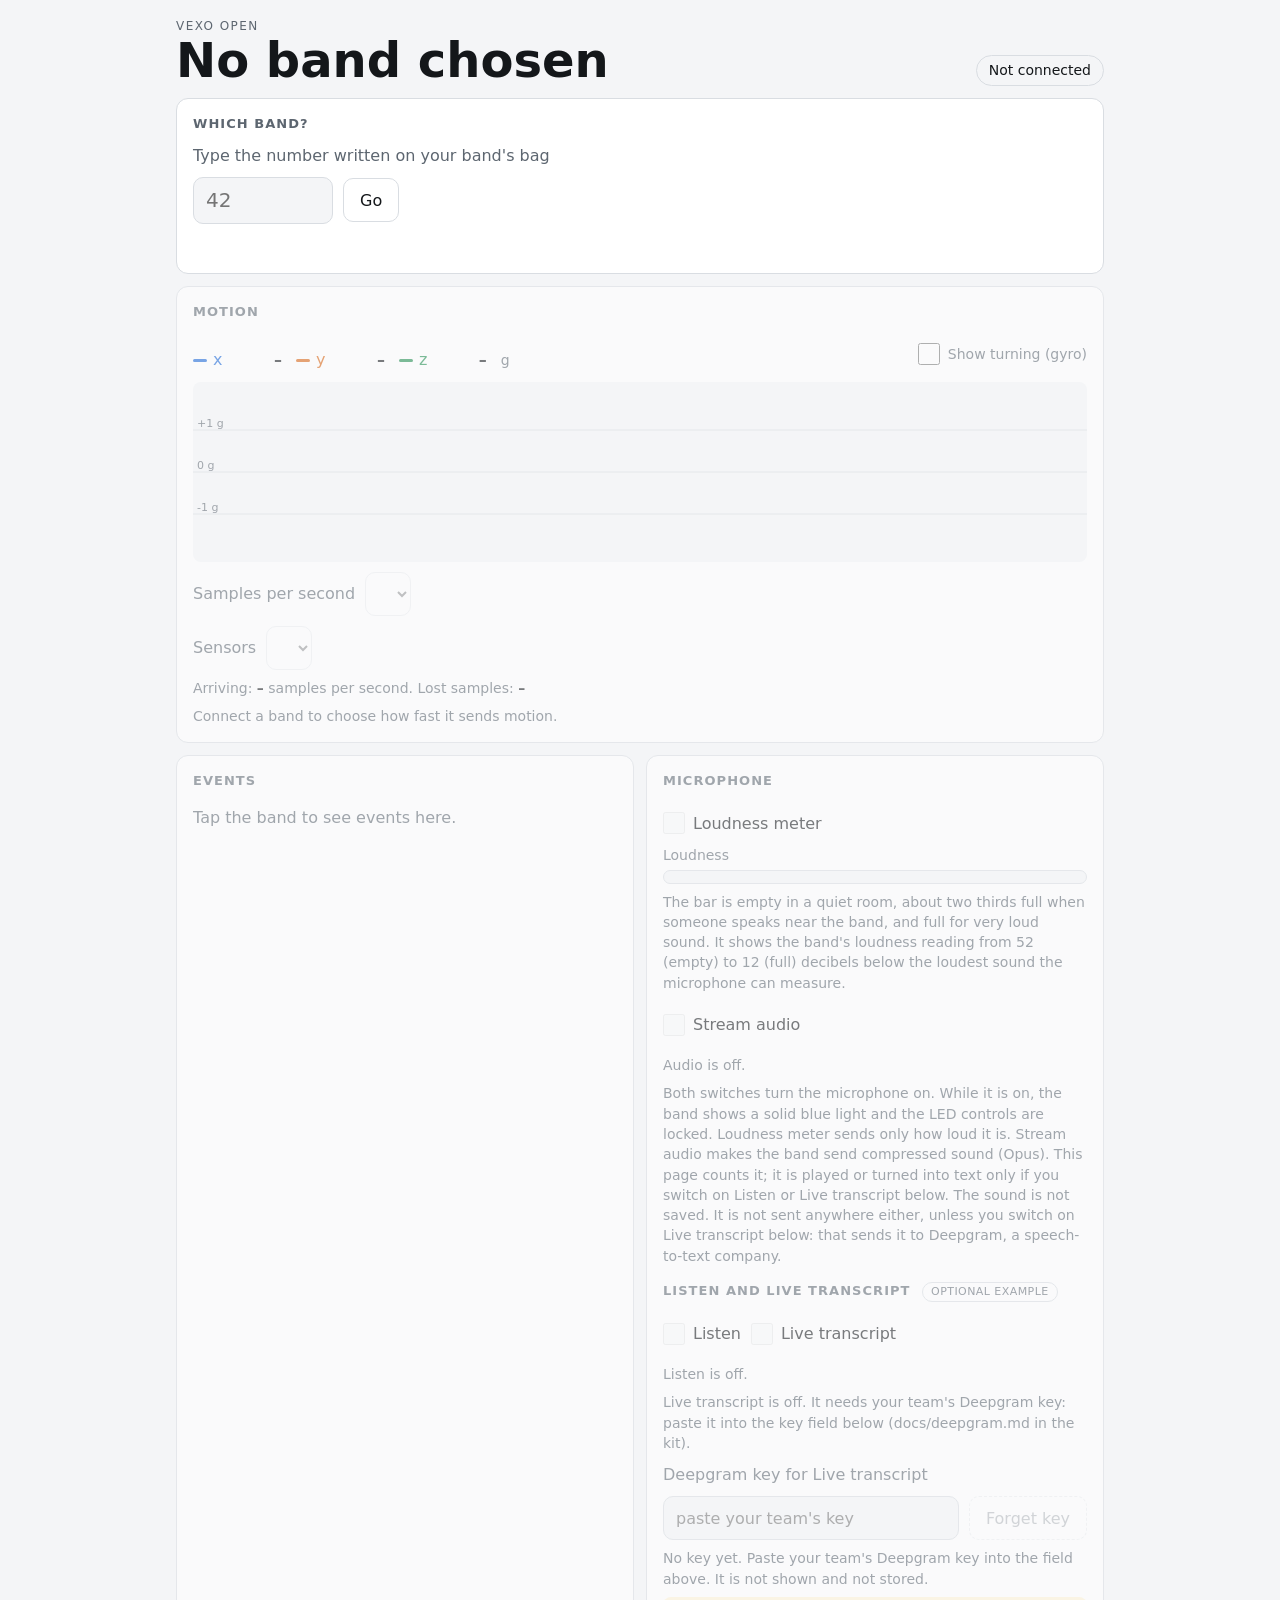
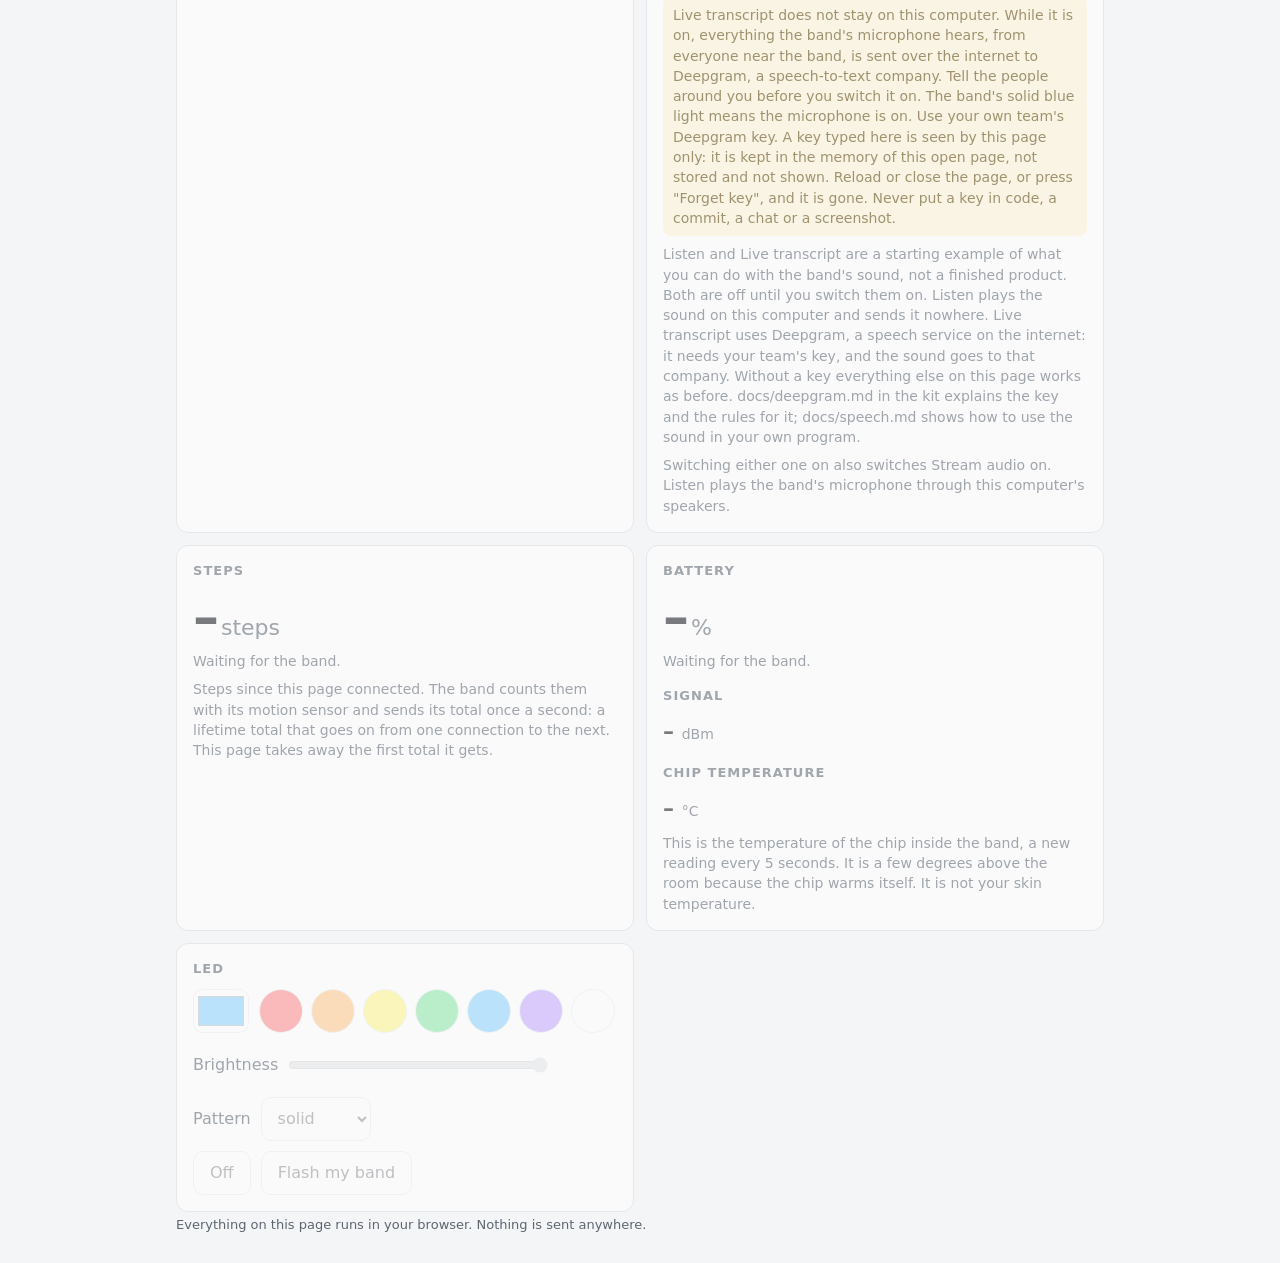
<file: vexo-open-kit/index.html>
<!doctype html>
<html lang="en">
<head>
<meta charset="utf-8">
<meta name="viewport" content="width=device-width, initial-scale=1">
<meta http-equiv="Content-Security-Policy" content="default-src 'self'">
<title>Vexo Open</title>
<script src="redirect.js"></script>
</head>
<body>
<p><a href="dashboard/index.html">Open the Vexo Open dashboard</a></p>
</body>
</html>
</file>
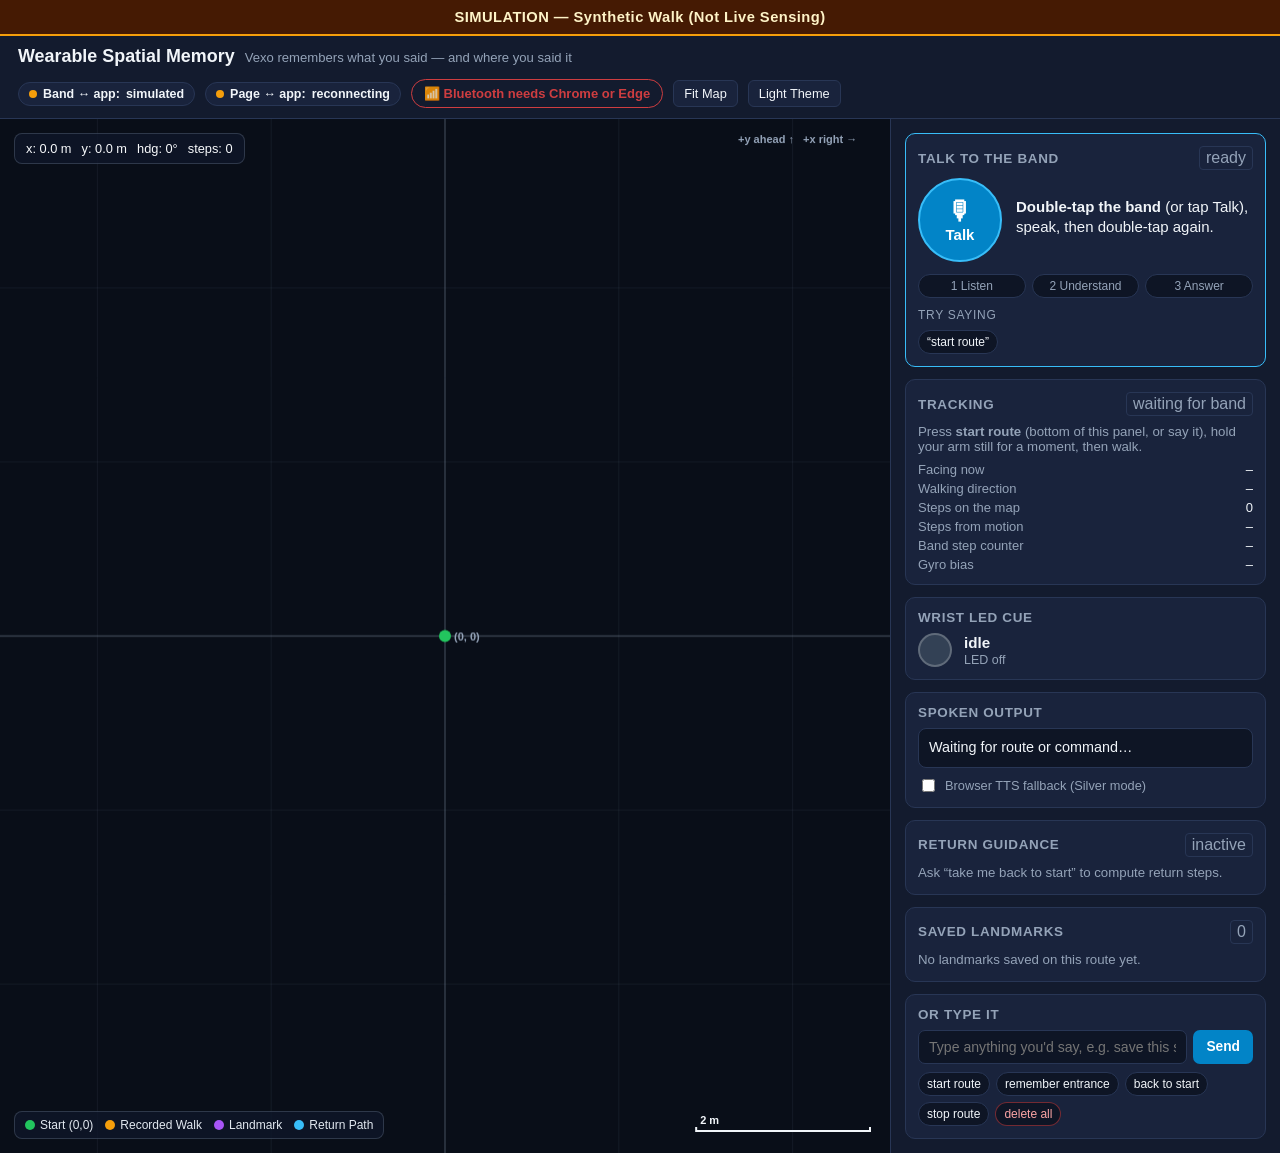
<file: web/index.html>
<!DOCTYPE html>
<html lang="en" data-theme="dark">
<head>
  <meta charset="utf-8" />
  <meta name="viewport" content="width=device-width, initial-scale=1" />
  <title>Vexo Wearable Spatial Memory — Live Trace &amp; Return Guidance</title>
  <link rel="stylesheet" href="./styles.css" />
</head>
<body>
  <div class="app-shell">
    <div id="file-warning" class="file-warning hidden" role="alert"></div>

    <div id="mode-banner" class="mode-banner" role="status">
      SIMULATION — Synthetic Walk (Not Live Sensing)
    </div>

    <header class="topbar">
      <div class="brand">
        <h1>Wearable Spatial Memory</h1>
        <span class="brand-sub">Vexo remembers what you said — and where you said it</span>
      </div>
      <div class="status-strip">
        <span class="badge" title="Band Bluetooth link status">
          <span id="link-dot" class="dot warn"></span>
          <span title="Band ↔ laptop app (USB or Bluetooth)">Band ↔ app:</span>
          <strong id="link-text">simulated</strong>
        </span>
        <span class="badge" title="Local WebSocket bridge status">
          <span id="ws-dot" class="dot warn"></span>
          <span title="This page ↔ laptop app (WebSocket). Reconnects by itself after a restart.">Page ↔ app:</span>
          <strong id="ws-text">connecting</strong>
        </span>
        <button id="bridge-btn" type="button" class="bridge-btn" disabled
                title="Connect the band over Bluetooth from this Chrome tab (like the kit dashboard)">
          <span aria-hidden="true">&#x1F4F6;</span> <span id="bridge-label">Connect band</span>
        </button>
        <button id="fit-btn" type="button" class="btn-ghost">Fit Map</button>
        <button id="theme-btn" type="button" class="btn-ghost">Light Theme</button>
      </div>
    </header>

    <main class="workspace">
      <section class="map-stage" aria-label="2D Metric Route Map">
        <canvas id="map-canvas"></canvas>

        <div class="telemetry-overlay">
          <span id="pose-x">x: 0.0 m</span>
          <span id="pose-y">y: 0.0 m</span>
          <span id="pose-heading">hdg: 0°</span>
          <span id="pose-steps">steps: 0</span>
        </div>

        <div class="map-legend">
          <span class="legend-item"><span class="swatch" style="background:#22c55e"></span>Start (0,0)</span>
          <span class="legend-item"><span class="swatch" style="background:#f59e0b"></span>Recorded Walk</span>
          <span class="legend-item"><span class="swatch" style="background:#a855f7"></span>Landmark</span>
          <span class="legend-item"><span class="swatch" style="background:#38bdf8"></span>Return Path</span>
        </div>
      </section>

      <aside class="sidebar">
        <section class="card voice-card" aria-label="Talk to the band">
          <div class="card-header">
            <h2 class="card-title">Talk to the band</h2>
            <span id="voice-badge" class="mini-tag">ready</span>
          </div>
          <div class="voice-row">
            <button id="talk-btn" type="button" class="talk-btn" aria-describedby="voice-status">
              <span class="talk-icon" aria-hidden="true">&#127897;</span>
              <span id="talk-label">Talk</span>
            </button>
            <div class="voice-text">
              <div id="voice-status" class="voice-status" role="status" aria-live="polite">Double-tap the band (or tap Talk), speak, then double-tap again.</div>
              <div id="voice-heard" class="voice-heard"></div>
            </div>
          </div>
          <div class="voice-steps">
            <span class="vstep" data-step="listening">1 Listen</span>
            <span class="vstep" data-step="thinking">2 Understand</span>
            <span class="vstep" data-step="done">3 Answer</span>
          </div>
          <div class="try-label">Try saying</div>
          <div id="try-chips" class="chip-row"></div>
        </section>

        <section class="card">
          <div class="card-header">
            <h2 class="card-title">Tracking</h2>
            <span id="trk-badge" class="mini-tag trk-badge">waiting for band</span>
          </div>
          <p id="trk-hint" class="empty-hint">Press <strong>start route</strong> (bottom of this panel, or say it), hold your arm still for a moment, then walk.</p>
          <dl class="trk-grid">
            <dt>Facing now</dt><dd id="trk-live">–</dd>
            <dt>Walking direction</dt><dd id="trk-walk">–</dd>
            <dt>Steps on the map</dt><dd id="trk-steps">0</dd>
            <dt>Steps from motion</dt><dd id="trk-motion">–</dd>
            <dt>Band step counter</dt><dd id="trk-band">–</dd>
            <dt>Gyro bias</dt><dd id="trk-bias">–</dd>
          </dl>
          <a id="trk-log" class="trk-log" href="#" target="_blank" rel="noopener" hidden>Sensor log for this session (CSV)</a>
        </section>
        <section class="card">
          <div class="card-header">
            <h2 class="card-title">Wrist LED Cue</h2>
          </div>
          <div class="led-row">
            <div id="led-orb" class="led-orb" aria-hidden="true"></div>
            <div class="led-meta">
              <span id="led-state-name" class="led-state-name">idle</span>
              <span id="led-detail" class="led-detail">LED off</span>
            </div>
          </div>
        </section>

        <section class="card">
          <div class="card-header">
            <h2 class="card-title">Spoken Output</h2>
          </div>
          <div id="say-box" class="say-box">Waiting for route or command…</div>
          <label class="tts-toggle">
            <input id="tts-checkbox" type="checkbox" />
            <span>Browser TTS fallback (Silver mode)</span>
          </label>
        </section>

        <section class="card">
          <div class="card-header">
            <h2 class="card-title">Return Guidance</h2>
            <span id="guidance-badge" class="mini-tag">inactive</span>
          </div>
          <p id="guidance-empty" class="empty-hint">Ask “take me back to start” to compute return steps.</p>
          <ol id="guidance-list" class="guidance-list"></ol>
        </section>

        <section class="card">
          <div class="card-header">
            <h2 class="card-title">Saved Landmarks</h2>
            <span id="landmark-count" class="mini-tag">0</span>
          </div>
          <p id="landmark-empty" class="empty-hint">No landmarks saved on this route yet.</p>
          <ul id="landmark-list" class="landmark-list"></ul>
        </section>

        <section class="card">
          <div class="card-header">
            <h2 class="card-title">Or type it</h2>
          </div>
          <form id="cmd-form" class="cmd-form" autocomplete="off">
            <input
              id="cmd-input"
              class="cmd-input"
              type="text"
              placeholder="Type anything you'd say, e.g. save this spot as the desk"
              aria-label="Typed spatial command"
            />
            <button type="submit" class="btn-primary">Send</button>
          </form>
          <div class="chip-row">
            <button type="button" class="chip" data-cmd="start route">start route</button>
            <button type="button" class="chip" data-cmd="remember this as entrance">remember entrance</button>
            <button type="button" class="chip" data-cmd="take me back to start">back to start</button>
            <button type="button" class="chip" data-cmd="stop route">stop route</button>
            <button type="button" class="chip chip-danger" data-cmd="delete all">delete all</button>
          </div>
        </section>
      </aside>
    </main>
  </div>

  <script src="./app.js"></script>
  <script type="module" src="./band-bridge.js"></script>
</body>
</html>
</file>
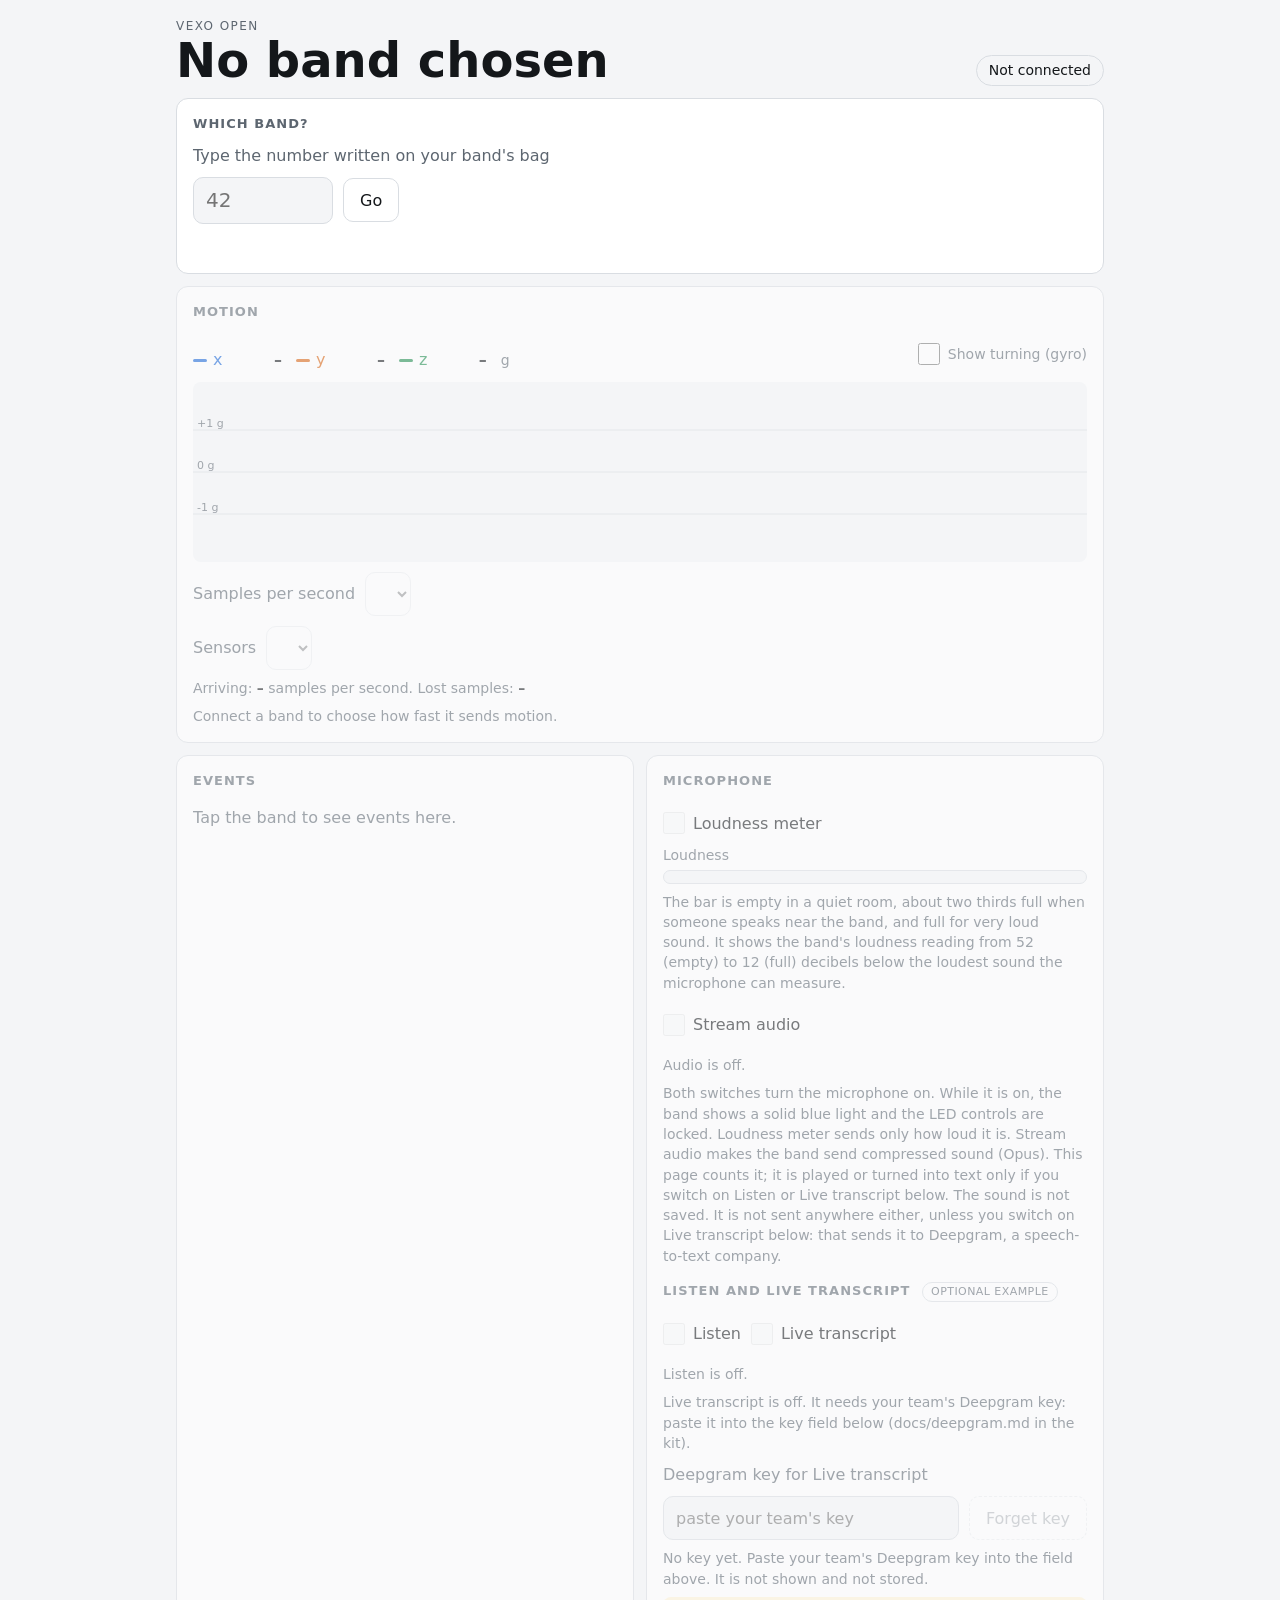
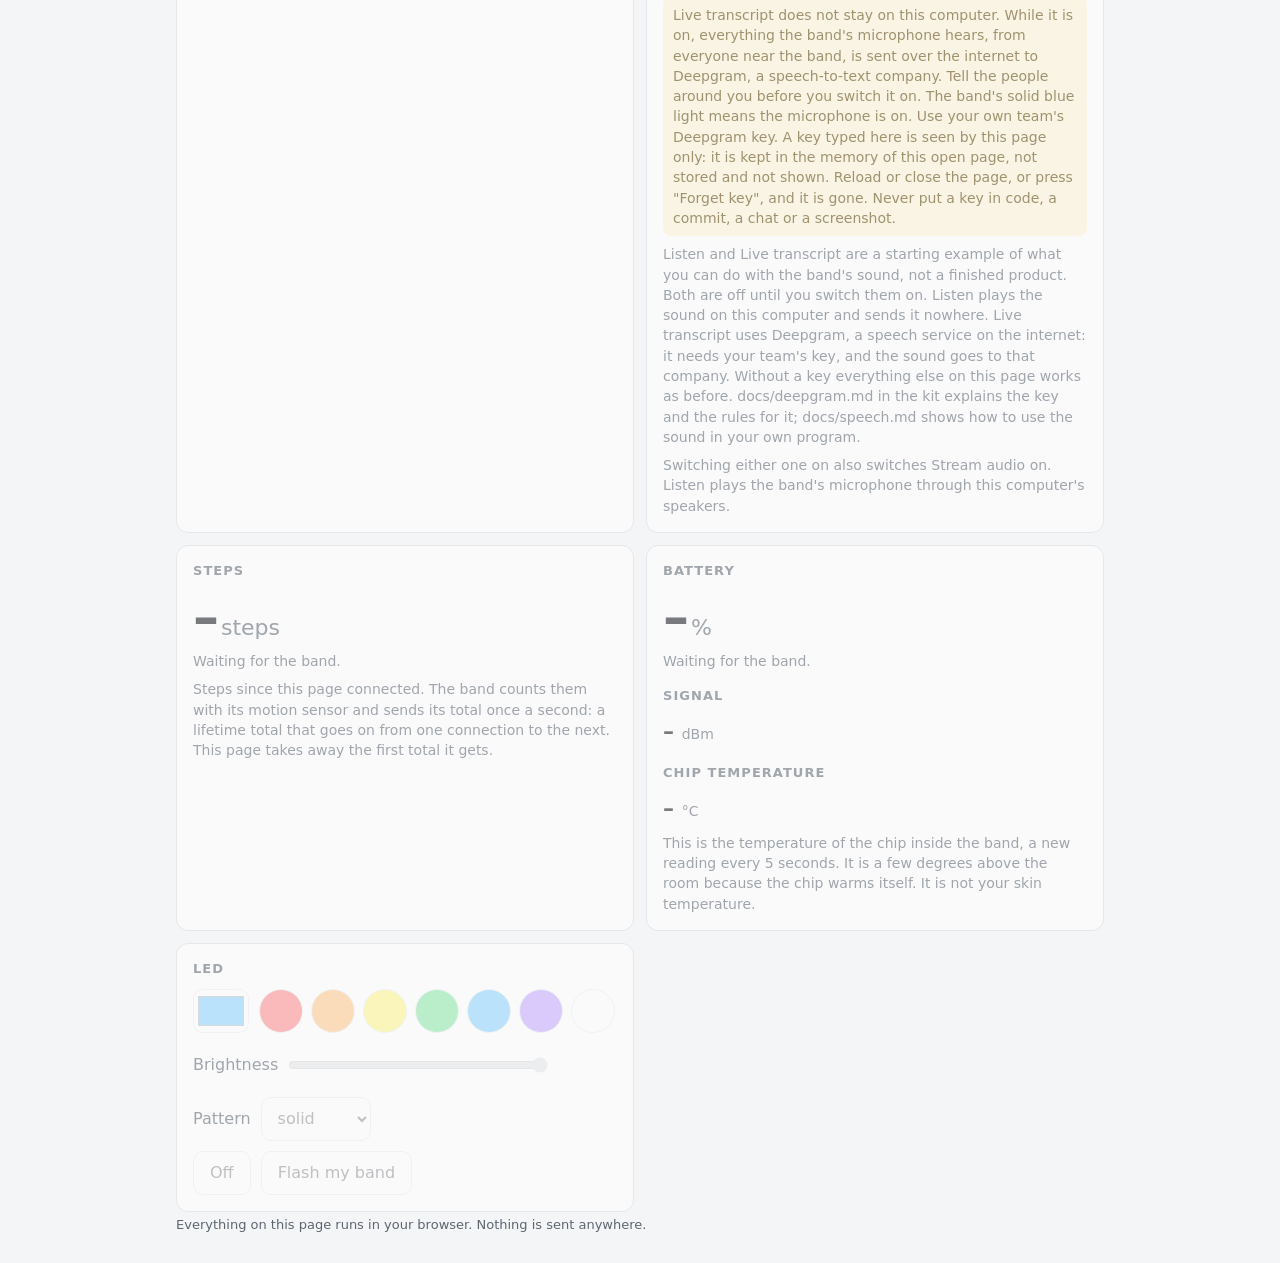
<file: vexo-open-kit/dashboard/index.html>
<!doctype html>
<html lang="en">
<head>
<meta charset="utf-8">
<meta http-equiv="Content-Security-Policy" content="default-src 'self'">
<meta name="viewport" content="width=device-width, initial-scale=1">
<meta name="color-scheme" content="light dark">
<title>Vexo Open dashboard</title>
<link rel="icon" href="icon.png">
<link rel="stylesheet" href="style.css">
</head>
<body>
<header class="top">
  <div>
    <div class="eyebrow">Vexo Open</div>
    <h1 id="band-name">No band chosen</h1>
  </div>
  <div id="status" class="status" data-state="idle" role="status" aria-live="polite">Not connected</div>
</header>

<main>
  <p id="needs-server" class="notice"><b>Nothing on this page works?</b> It was opened as a file (by double-click), so the browser blocks its program. Open it through the web server on your own computer: in a terminal, in your project folder (the folder that holds <b>vexo-open-kit</b>), run <code>python3 -m http.server 8000 --bind 127.0.0.1</code> (on Windows type <code>python</code>). Then type <code id="needs-server-address">localhost:8000/vexo-open-kit/dashboard/</code> (8000, or the port you started it with) in the address bar of Chrome or Edge.</p>
  <section id="pick" class="panel" hidden>
    <h2>Which band?</h2>
    <form id="pick-form">
      <label for="pick-number">Type the number written on your band's bag</label>
      <div class="row">
        <input id="pick-number" class="number" inputmode="numeric" pattern="[0-9]{1,3}" maxlength="3" placeholder="42" autocomplete="off" required>
        <button type="submit">Go</button>
      </div>
    </form>
    <p id="pick-message" class="message" data-kind="error" role="status" aria-live="polite"></p>
  </section>

  <section id="connect" class="panel">
    <div id="no-ble" class="notice" hidden></div>
    <ol id="connect-steps" class="steps">
      <li><b>Double-tap</b> your band to wake it up.</li>
      <li>Press <b>Connect</b> and pick <b id="step-name">your band</b> from the list.</li>
      <li>Watch the band <b>flash</b>.</li>
    </ol>
    <div class="row wrap">
      <button id="btn-ble" class="primary">Connect</button>
      <button id="btn-serial">Connect by USB cable</button>
      <button id="btn-sim" class="quiet">Try without a band</button>
      <button id="btn-cancel" hidden>Cancel</button>
      <button id="btn-disconnect" hidden>Disconnect</button>
      <button id="sim-drop" class="quiet" hidden>Lose the link</button>
    </div>
    <p id="serial-note" class="hint" hidden></p>
    <p id="usb-help" class="hint"><b>By USB cable:</b> the browser shows a list of every port on this computer, not only bands. Pick <b>Vexo Open band</b>. Its port is called <b>cu.usbmodem…</b> on a Mac, <b>COM</b> and a number on Windows (there the name can be "USB Serial Device"), <b>ttyACM…</b> on Linux. Not "Bluetooth-Incoming-Port" and not "debug-console". No band in the list? Try another cable: some only charge.</p>
    <p id="message" class="message" role="status" aria-live="polite"></p>
    <div id="taken" class="taken" hidden>
      <p id="taken-text" class="message" data-kind="error" role="status" aria-live="polite"></p>
      <button id="take-back">Take it back</button>
    </div>
  </section>

  <div id="panels" class="grid" data-live="false">
    <section class="panel wide">
      <h2>Motion</h2>
      <div class="legend">
        <span class="key x">x <b id="ax">–</b></span>
        <span class="key y">y <b id="ay">–</b></span>
        <span class="key z">z <b id="az">–</b></span>
        <span class="unit" id="motion-unit">g</span>
        <label class="check" for="gyro-toggle"><input type="checkbox" id="gyro-toggle"> Show turning (gyro)</label>
      </div>
      <canvas id="graph" height="180" role="img" aria-label="Live acceleration graph, x y and z"></canvas>
      <div class="row wrap">
        <label for="motion-rate">Samples per second</label>
        <select id="motion-rate" class="shrink" disabled></select>
      </div>
      <div class="row wrap">
        <label for="motion-sensors">Sensors</label>
        <select id="motion-sensors" class="shrink" disabled></select>
      </div>
      <p class="hint" id="motion-stats">Arriving: <b id="motion-measured">–</b> samples per second. Lost samples: <b id="motion-lost">–</b></p>
      <p id="motion-note" class="hint note" role="status" aria-live="polite"></p>
      <p class="hint" id="motion-hint">Connect a band to choose how fast it sends motion.</p>
    </section>

    <section class="panel">
      <h2>Events</h2>
      <ul id="events" class="events"><li class="empty">Tap the band to see events here.</li></ul>
      <div class="row wrap" id="sim-tools" hidden>
        <button id="sim-tap">Tap</button>
        <span class="hint inline">Taps the pretend band.</span>
        <button id="sim-take" class="quiet">Another program takes motion</button>
        <button id="sim-leave" class="quiet">That program ends</button>
        <span class="hint inline">A second program on the band's other link: watch what this page says.</span>
      </div>
    </section>

    <section class="panel">
      <h2>Microphone</h2>
      <p id="sim-mic-note" class="notice" hidden></p>
      <div class="row">
        <label class="check" for="meter-switch"><input type="checkbox" role="switch" id="meter-switch" disabled> Loudness meter</label>
      </div>
      <div class="meter-label" id="mic-label">Loudness</div>
      <div class="meter" aria-hidden="true"><div id="mic-bar"></div></div>
      <p class="hint" id="mic-note"></p>
      <div class="row">
        <label class="check" for="audio-switch"><input type="checkbox" role="switch" id="audio-switch" disabled> Stream audio</label>
      </div>
      <p class="hint" id="audio-stats" role="status" aria-live="polite">Audio is off.</p>
      <p class="hint">Both switches turn the microphone on. While it is on, the band shows a solid blue light and the LED controls are locked. Loudness meter sends only how loud it is. Stream audio makes the band send compressed sound (Opus). This page counts it; it is played or turned into text only if you switch on Listen or Live transcript below. The sound is not saved. It is not sent anywhere either, unless you switch on Live transcript below: that sends it to Deepgram, a speech-to-text company.</p>
      <!-- speech: start. Optional Listen and Live transcript; the code is in speech/ -->
      <h2 class="sub">Listen and live transcript <span class="tag">optional example</span></h2>
      <p id="speech-problem" class="notice" hidden></p>
      <div class="row wrap">
        <label class="check" for="listen-switch"><input type="checkbox" role="switch" id="listen-switch" disabled> Listen</label>
        <label class="check" for="transcript-switch"><input type="checkbox" role="switch" id="transcript-switch" disabled> Live transcript</label>
      </div>
      <p class="hint" id="listen-status" role="status" aria-live="polite">Listen is off.</p>
      <p class="hint" id="transcript-status" role="status" aria-live="polite">Live transcript is off.</p>
      <p id="speech-consent" class="notice sending" role="status" aria-live="polite" hidden></p>
      <div id="transcript" class="transcript" tabindex="0" role="log" aria-label="Live transcript" hidden><span id="transcript-empty" class="empty">The words appear here as people speak.</span><span id="transcript-final"></span><span id="transcript-live" class="live"></span></div>
      <div class="row wrap">
        <label for="speech-key">Deepgram key for Live transcript</label>
        <input type="password" id="speech-key" class="key" autocomplete="off" autocapitalize="off" spellcheck="false" maxlength="200" placeholder="paste your team's key">
        <button id="speech-key-forget" class="quiet" disabled>Forget key</button>
      </div>
      <p class="hint" id="speech-key-status" role="status" aria-live="polite"></p>
      <p class="hint note" id="speech-warning"></p>
      <p class="hint" id="speech-note"></p>
      <p class="hint">Switching either one on also switches Stream audio on. Listen plays the band's microphone through this computer's speakers.</p>
      <!-- speech: end -->
    </section>

    <section class="panel">
      <h2>Steps</h2>
      <div class="big"><span id="steps">–</span><small>steps</small></div>
      <p class="hint" id="steps-detail">Waiting for the band.</p>
      <p class="hint" id="steps-note"></p>
    </section>
    <section class="panel">
      <h2>Battery</h2>
      <div class="big"><span id="battery">–</span><small>%</small></div>
      <p class="hint" id="battery-detail">Waiting for the band.</p>
      <h2 class="sub">Signal</h2>
      <div class="readout"><span id="rssi">–</span> <small>dBm</small> <span id="signal-words" class="hint inline"></span></div>
      <h2 class="sub">Chip temperature</h2>
      <div class="readout"><span id="temperature">–</span> <small>°C</small></div>
      <p class="hint" id="temperature-note"></p>
    </section>

    <section class="panel">
      <h2>LED</h2>
      <div class="row wrap">
        <input type="color" id="led-colour" value="#00a0ff" aria-label="LED colour" disabled>
        <span id="swatches" class="swatches"></span>
      </div>
      <div class="row wrap">
        <label for="led-brightness">Brightness</label>
        <input type="range" id="led-brightness" min="5" max="100" step="5" value="100" disabled>
      </div>
      <div class="row wrap">
        <label for="led-pattern">Pattern</label>
        <select id="led-pattern" disabled></select>
      </div>
      <div class="row wrap">
        <button id="led-off" disabled>Off</button>
        <button id="identify" disabled>Flash my band</button>
      </div>
      <p id="led-note" class="hint note" role="status" aria-live="polite"></p>
      <div id="sim-led" class="sim-led" hidden><span id="sim-led-dot" data-pattern="off"></span> <span>pretend band's LED: <b id="sim-led-text">off</b></span></div>
    </section>
  </div>
</main>

<footer id="footer-note">
  Everything on this page runs in your browser. Nothing is sent anywhere.
</footer>
<script src="file-help.js"></script>
<script type="module" src="app.js"></script>
<noscript><p class="notice">This page needs JavaScript.</p></noscript>
</body>
</html>
</file>
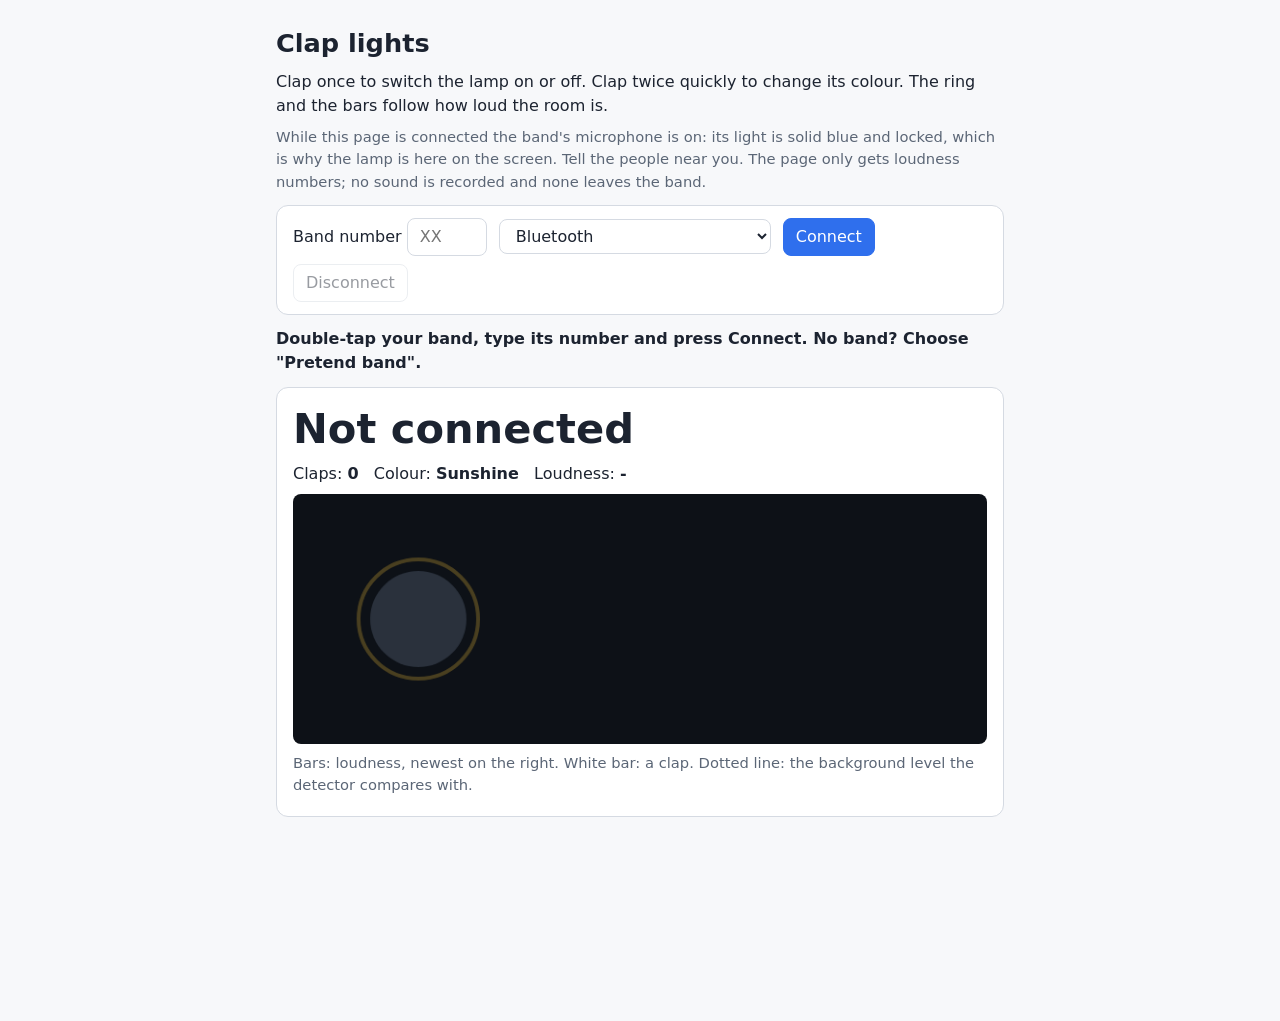
<file: vexo-open-kit/projects/clap-lights/index.html>
<!doctype html>
<html lang="en">
<head>
<meta charset="utf-8">
<meta name="viewport" content="width=device-width, initial-scale=1">
<meta http-equiv="Content-Security-Policy" content="default-src 'self'">
<title>Clap lights - Vexo Open project</title>
<link rel="icon" href="../shared/icon.png">
<link rel="stylesheet" href="../shared/style.css">
</head>
<body>
<h1>Clap lights</h1>
<p>Clap once to switch the lamp on or off. Clap twice quickly to change its colour. The ring and the bars follow
how loud the room is.</p>
<p class="soft">While this page is connected the band's microphone is on: its light is solid blue and locked, which is why the lamp is here on the screen.
Tell the people near you. The page only gets loudness numbers; no sound is recorded and none leaves the band.</p>
<div class="card row">
  <label>Band number <input id="number" inputmode="numeric" maxlength="13" placeholder="XX"></label>
  <select id="link" aria-label="How to connect">
    <option value="ble">Bluetooth</option>
    <option value="serial">USB cable</option>
    <option value="pretend">Pretend band (no hardware)</option>
  </select>
  <button id="connect">Connect</button>
  <button id="disconnect" disabled>Disconnect</button>
</div>
<p id="needs-server"><b>Connect does nothing?</b> This page was opened as a file (by double-click), so the browser blocks its program.
Open it through the web server on your own computer: in a terminal, in your project folder
(<code>my-project</code>, the folder that holds <code>vexo-open-kit</code>), run
<code>python3 -m http.server 8000 --bind 127.0.0.1</code> (on Windows type <code>python</code>),
then open <code>http://localhost:8000/vexo-open-kit/projects/clap-lights/</code>
(8000, or the port you started it with) in Chrome or Edge. Copied this page into your own folder? The
command is the same; open <code>http://localhost:8000/clap-lights/</code>.</p>
<p id="message" role="status">Double-tap your band, type its number and press Connect. No band? Choose "Pretend band".</p>
<div class="card row pretend-only" hidden>
  <span><span id="light"></span> The pretend band's light is <span id="light-text">off</span>.</span>
  <button id="pretend-clap" disabled>Clap</button>
  <button id="pretend-clap2" disabled>Clap twice</button>
  <button id="pretend-quiet" disabled>Quiet</button>
  <button id="pretend-talk" disabled>Talking</button>
  <button id="pretend-loud" disabled>Loud room</button>
  <button id="pretend-drop" disabled>Lose the link</button>
</div>
<div class="card">
  <p id="status" class="big">Not connected</p>
  <p>Claps: <strong id="claps">0</strong> &nbsp; Colour: <strong id="theme">Sunshine</strong> &nbsp; Loudness: <strong id="loud">-</strong></p>
  <canvas id="picture" width="720" height="260"></canvas>
  <p class="soft">Bars: loudness, newest on the right. White bar: a clap. Dotted line: the background level the detector compares with.</p>
</div>
<script type="module" src="lights.js"></script>
</body>
</html>
</file>
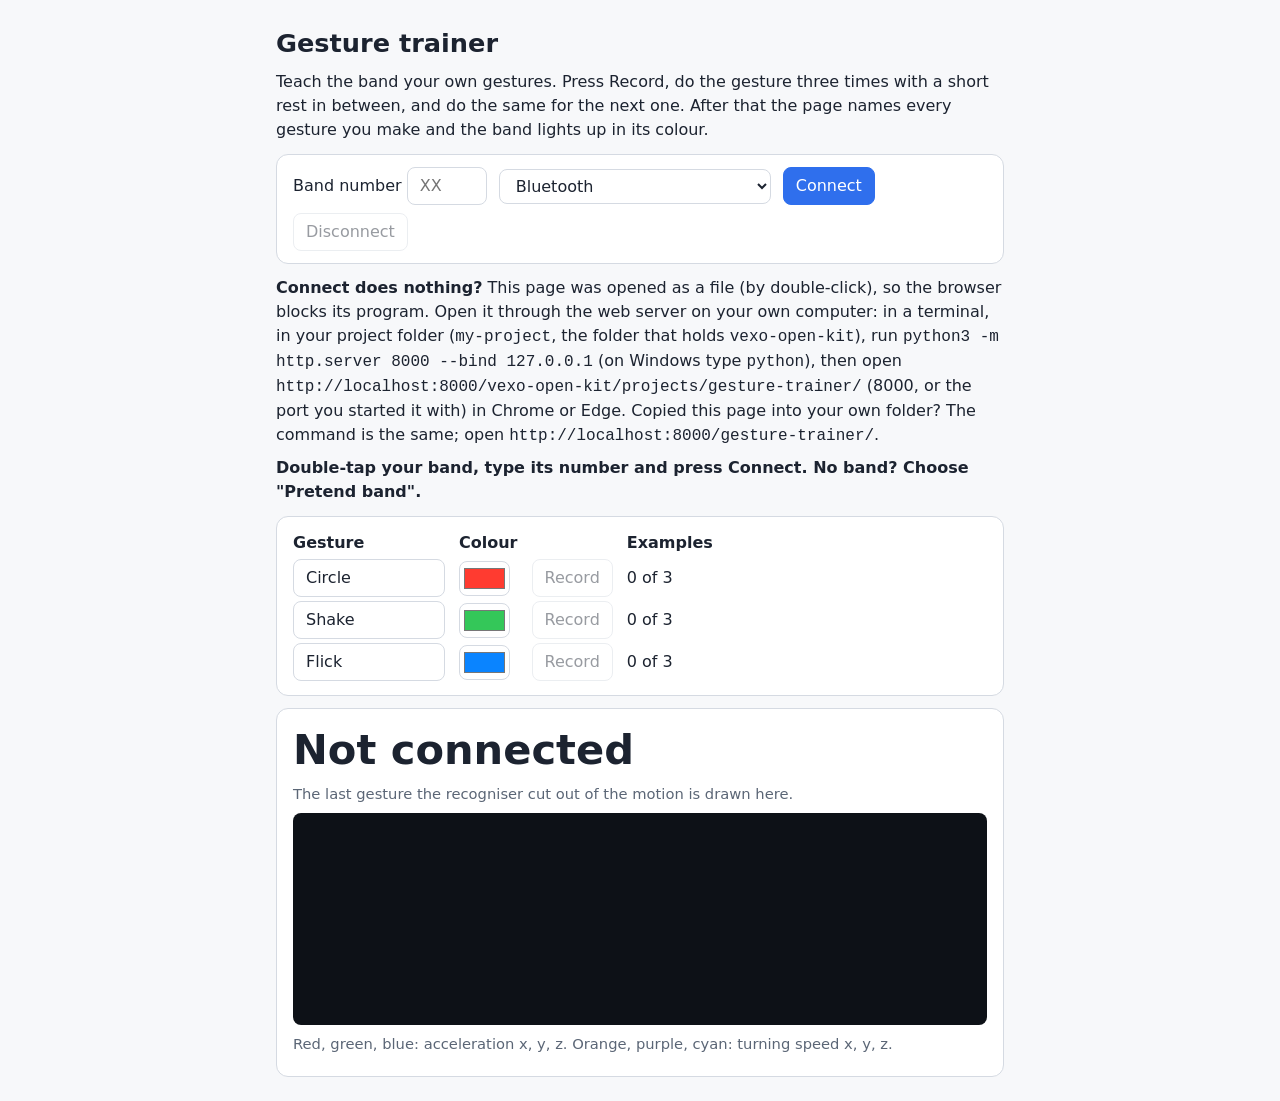
<file: vexo-open-kit/projects/gesture-trainer/index.html>
<!doctype html>
<html lang="en">
<head>
<meta charset="utf-8">
<meta name="viewport" content="width=device-width, initial-scale=1">
<meta http-equiv="Content-Security-Policy" content="default-src 'self'">
<title>Gesture trainer - Vexo Open project</title>
<link rel="icon" href="../shared/icon.png">
<link rel="stylesheet" href="../shared/style.css">
<link rel="stylesheet" href="style.css">
</head>
<body>
<h1>Gesture trainer</h1>
<p>Teach the band your own gestures. Press Record, do the gesture three times with a short rest in between, and
do the same for the next one. After that the page names every gesture you make and the band lights up in its colour.</p>
<div class="card row">
  <label>Band number <input id="number" inputmode="numeric" maxlength="13" placeholder="XX"></label>
  <select id="link" aria-label="How to connect">
    <option value="ble">Bluetooth</option>
    <option value="serial">USB cable</option>
    <option value="pretend">Pretend band (no hardware)</option>
  </select>
  <button id="connect">Connect</button>
  <button id="disconnect" disabled>Disconnect</button>
</div>
<p id="needs-server"><b>Connect does nothing?</b> This page was opened as a file (by double-click), so the browser blocks its program.
Open it through the web server on your own computer: in a terminal, in your project folder
(<code>my-project</code>, the folder that holds <code>vexo-open-kit</code>), run
<code>python3 -m http.server 8000 --bind 127.0.0.1</code> (on Windows type <code>python</code>),
then open <code>http://localhost:8000/vexo-open-kit/projects/gesture-trainer/</code>
(8000, or the port you started it with) in Chrome or Edge. Copied this page into your own folder? The
command is the same; open <code>http://localhost:8000/gesture-trainer/</code>.</p>
<p id="message" role="status">Double-tap your band, type its number and press Connect. No band? Choose "Pretend band".</p>
<div class="card row pretend-only" hidden>
  <span><span id="light"></span> The pretend band's light is <span id="light-text">off</span>.</span>
  <button id="pretend-circle" disabled>Circle</button>
  <button id="pretend-shake" disabled>Shake</button>
  <button id="pretend-flick" disabled>Flick</button>
  <button id="pretend-punch" disabled>Punch</button>
  <button id="pretend-drop" disabled>Lose the link</button>
</div>
<div class="card">
  <table>
    <tr><th>Gesture</th><th>Colour</th><th></th><th>Examples</th></tr>
    <tr><td><input id="name-0" value="Circle" maxlength="14" aria-label="Name of gesture 1"></td><td><input id="colour-0" type="color" value="#ff3b30" aria-label="Colour of gesture 1"></td><td><button id="record-0" disabled>Record</button></td><td id="count-0">0 of 3</td></tr>
    <tr><td><input id="name-1" value="Shake" maxlength="14" aria-label="Name of gesture 2"></td><td><input id="colour-1" type="color" value="#34c759" aria-label="Colour of gesture 2"></td><td><button id="record-1" disabled>Record</button></td><td id="count-1">0 of 3</td></tr>
    <tr><td><input id="name-2" value="Flick" maxlength="14" aria-label="Name of gesture 3"></td><td><input id="colour-2" type="color" value="#0a84ff" aria-label="Colour of gesture 3"></td><td><button id="record-2" disabled>Record</button></td><td id="count-2">0 of 3</td></tr>
  </table>
</div>
<div class="card">
  <p id="status" class="big">Not connected</p>
  <p id="detail" class="soft">The last gesture the recogniser cut out of the motion is drawn here.</p>
  <canvas id="picture" width="720" height="220"></canvas>
  <p class="soft">Red, green, blue: acceleration x, y, z. Orange, purple, cyan: turning speed x, y, z.</p>
</div>
<script type="module" src="trainer.js"></script>
</body>
</html>
</file>
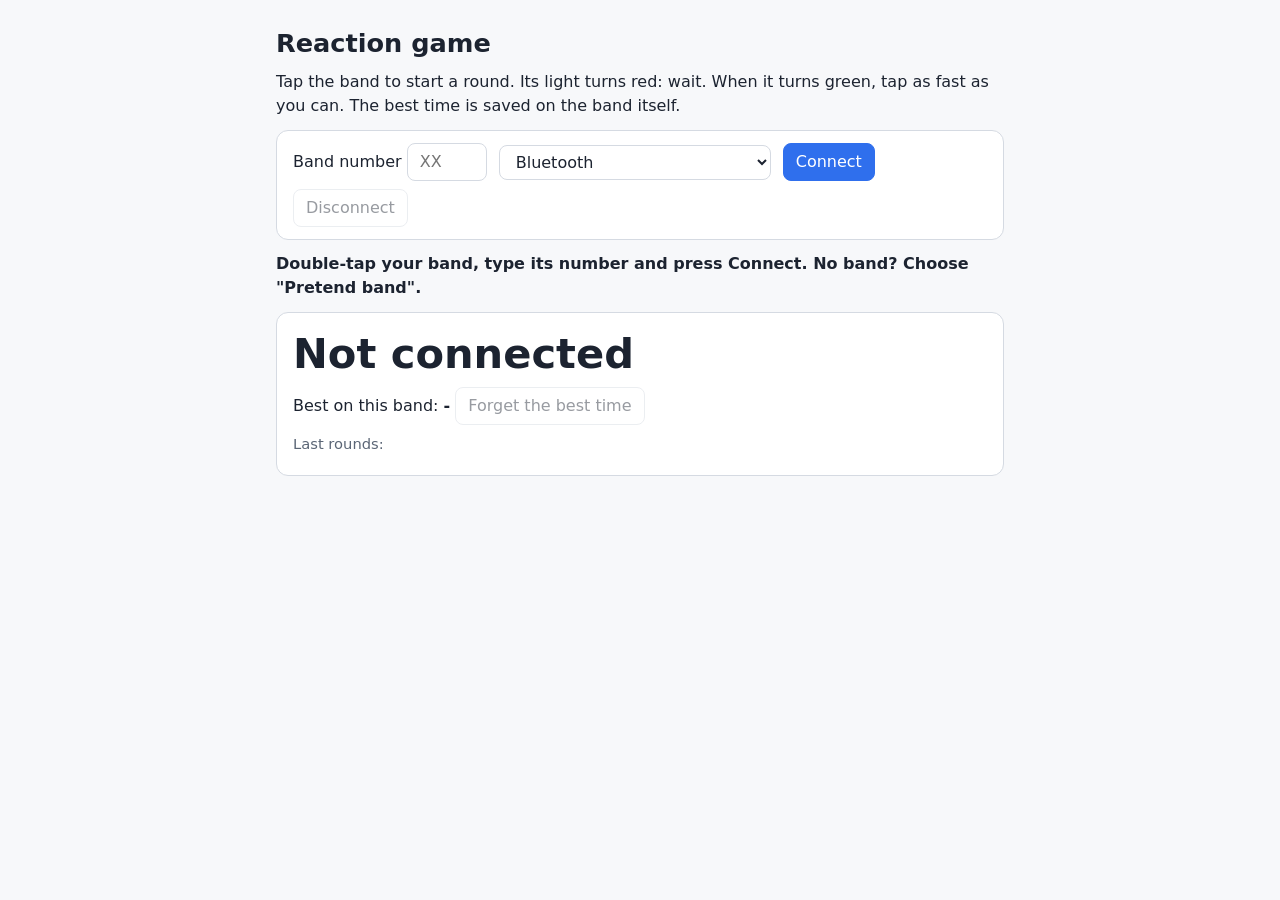
<file: vexo-open-kit/projects/reaction-game/index.html>
<!doctype html>
<html lang="en">
<head>
<meta charset="utf-8">
<meta name="viewport" content="width=device-width, initial-scale=1">
<meta http-equiv="Content-Security-Policy" content="default-src 'self'">
<title>Reaction game - Vexo Open project</title>
<link rel="icon" href="../shared/icon.png">
<link rel="stylesheet" href="../shared/style.css">
</head>
<body>
<h1>Reaction game</h1>
<p>Tap the band to start a round. Its light turns red: wait. When it turns green, tap as fast as you can.
The best time is saved on the band itself.</p>
<div class="card row">
  <label>Band number <input id="number" inputmode="numeric" maxlength="13" placeholder="XX"></label>
  <select id="link" aria-label="How to connect">
    <option value="ble">Bluetooth</option>
    <option value="serial">USB cable</option>
    <option value="pretend">Pretend band (no hardware)</option>
  </select>
  <button id="connect">Connect</button>
  <button id="disconnect" disabled>Disconnect</button>
</div>
<p id="needs-server"><b>Connect does nothing?</b> This page was opened as a file (by double-click), so the browser blocks its program.
Open it through the web server on your own computer: in a terminal, in your project folder
(<code>my-project</code>, the folder that holds <code>vexo-open-kit</code>), run
<code>python3 -m http.server 8000 --bind 127.0.0.1</code> (on Windows type <code>python</code>),
then open <code>http://localhost:8000/vexo-open-kit/projects/reaction-game/</code>
(8000, or the port you started it with) in Chrome or Edge. Copied this page into your own folder? The
command is the same; open <code>http://localhost:8000/reaction-game/</code>.</p>
<p id="message" role="status">Double-tap your band, type its number and press Connect. No band? Choose "Pretend band".</p>
<div class="card row pretend-only" hidden>
  <span><span id="light"></span> The pretend band's light is <span id="light-text">off</span>.</span>
  <button id="pretend-tap" disabled>Tap the pretend band</button>
  <button id="pretend-drop" disabled>Lose the link</button>
</div>
<div class="card">
  <p id="status" class="big">Not connected</p>
  <p>Best on this band: <strong id="best">-</strong> <button id="forget" disabled>Forget the best time</button></p>
  <p class="soft">Last rounds:</p>
  <ol id="rounds"></ol>
</div>
<script type="module" src="game.js"></script>
</body>
</html>
</file>
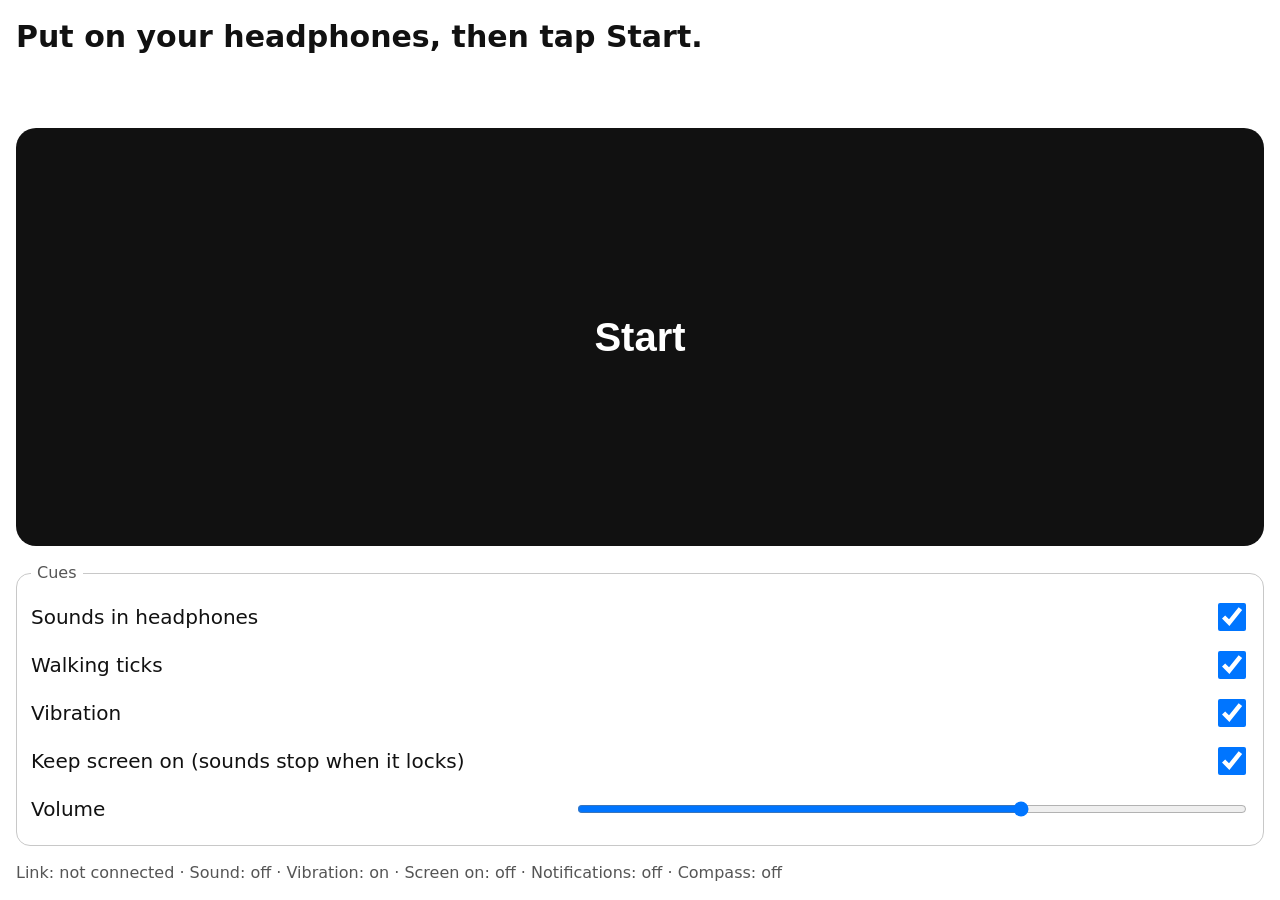
<file: assist/phone.html>
<!doctype html>
<html lang="en">
<head>
<meta charset="utf-8">
<meta name="viewport" content="width=device-width, initial-scale=1">
<title>Vexo guidance</title>
<link rel="manifest" href="/manifest.json?k=__TOKEN__">
<meta name="apple-mobile-web-app-capable" content="yes">
<meta name="apple-mobile-web-app-title" content="Vexo">
<style>
  :root { --bg: #ffffff; --fg: #111111; --muted: #555555; --line: #c8c8c8; --btn: #111111; --btn-fg: #ffffff; --ok: #0a7d32; }
  @media (prefers-color-scheme: dark) {
    :root { --bg: #000000; --fg: #f2f2f2; --muted: #b0b0b0; --line: #444444; --btn: #f2f2f2; --btn-fg: #000000; --ok: #4cd37a; }
  }
  * { box-sizing: border-box; }
  html, body { margin: 0; min-height: 100%; background: var(--bg); color: var(--fg);
    font: 20px/1.4 system-ui, -apple-system, "Segoe UI", Roboto, sans-serif; }
  main { display: flex; flex-direction: column; gap: 16px; min-height: 100vh; padding: 16px; }
  #say { font-size: 30px; font-weight: 700; min-height: 3.2em; overflow-wrap: anywhere; }
  #big { flex: 1; min-height: 40vh; width: 100%; border: 0; border-radius: 20px;
    background: var(--btn); color: var(--btn-fg); font-size: 40px; font-weight: 800; }
  #big:focus-visible, .row input:focus-visible { outline: 6px solid var(--ok); outline-offset: 4px; }
  fieldset { border: 1px solid var(--line); border-radius: 14px; padding: 8px 14px 12px; margin: 0; }
  legend { font-size: 16px; color: var(--muted); padding: 0 6px; }
  .row { display: flex; align-items: center; justify-content: space-between; gap: 12px; min-height: 48px; }
  .row input[type=checkbox] { width: 28px; height: 28px; flex-shrink: 0; }
  .row input[type=range] { flex: 1; max-width: 55%; height: 32px; }
  #status { color: var(--muted); font-size: 16px; }
</style>
</head>
<body>
<main>
  <div id="say" role="status" aria-live="assertive">Put on your headphones, then tap Start.</div>
  <button id="big" type="button">Start</button>
  <fieldset>
    <legend>Cues</legend>
    <label class="row">Sounds in headphones <input type="checkbox" id="optSound" checked></label>
    <label class="row">Walking ticks <input type="checkbox" id="optTicks" checked></label>
    <label class="row">Vibration <input type="checkbox" id="optVibrate" checked></label>
    <label class="row">Keep screen on (sounds stop when it locks) <input type="checkbox" id="optAwake" checked></label>
    <label class="row">Volume <input type="range" id="optVolume" min="0.1" max="1" step="0.1" value="0.7"></label>
  </fieldset>
  <div id="status" aria-live="polite"></div>
</main>
<script>
  // Cues from the laptop arrive as {"type":"cue","cue","pattern","sound":{notes,pan},"say","quiet"}.
  // The phone plays the sound in the headphones (left/right ear by "pan"), vibrates the
  // pattern where it can, and shows the line, which screen readers announce. Ticks and
  // approach pings are "quiet": heard, never announced. It sends back
  // {"type":"compass","heading","t"} and {"type":"confirm"}.
  const $ = (id) => document.getElementById(id);
  const sayEl = $('say'), big = $('big'), statusEl = $('status');
  const token = new URLSearchParams(location.search).get('k') || '';
  const canVibrate = typeof navigator.vibrate === 'function';
  const isIOS = /iPhone|iPad|iPod/.test(navigator.userAgent) ||
                (navigator.platform === 'MacIntel' && navigator.maxTouchPoints > 1);
  const standalone = window.navigator.standalone === true || matchMedia('(display-mode: standalone)').matches;
  const state = { link: 'not connected', sound: 'off', vibrate: canVibrate ? 'on' : 'not on this phone',
                  compass: 'off', notify: 'off', awake: 'off' };
  let ws = null, started = false, lastSent = 0, retry = 1000, audio = null, wakeLock = null;

  // --- settings, remembered on this phone only -------------------------------------------
  const opts = { optSound: true, optTicks: true, optVibrate: true, optAwake: true, optVolume: 0.7 };
  try { Object.assign(opts, JSON.parse(localStorage.getItem('vexo-cue-options') || '{}')); } catch (e) {}
  for (const id of Object.keys(opts)) {
    const el = $(id);
    if (el.type === 'checkbox') el.checked = !!opts[id]; else el.value = opts[id];
    el.addEventListener('change', () => {
      opts[id] = el.type === 'checkbox' ? el.checked : Number(el.value);
      try { localStorage.setItem('vexo-cue-options', JSON.stringify(opts)); } catch (e) {}
      if (id === 'optAwake') keepAwake();
      if (id === 'optVolume' || id === 'optSound') playSound({ notes: [{ f: 784, at: 0, ms: 90, wave: 'sine', gain: 0.35 }], pan: 0 });
    });
  }

  function showStatus() {
    statusEl.textContent = 'Link: ' + state.link + ' · Sound: ' + state.sound + ' · Vibration: ' + state.vibrate +
      ' · Screen on: ' + state.awake + ' · Notifications: ' + state.notify + ' · Compass: ' + state.compass;
  }

  // --- sound: made here from the note lists, nothing to download ---------------------------
  function startAudio() {
    const Ctx = window.AudioContext || window.webkitAudioContext;
    if (!Ctx) { state.sound = 'not on this phone'; return; }
    // iPhone: play even with the ring/silent switch on (Safari 17 and newer).
    try { if (navigator.audioSession) navigator.audioSession.type = 'playback'; } catch (e) {}
    audio = new Ctx();
    audio.resume();
    state.sound = 'on';
  }

  function playSound(sound) {
    if (!audio || !opts.optSound || !sound || !Array.isArray(sound.notes)) return;
    if (audio.state !== 'running') audio.resume();
    const t0 = audio.currentTime + 0.02;
    const out = audio.createGain();
    out.gain.value = Number(opts.optVolume) || 0.7;
    let node = out;
    if (audio.createStereoPanner) {
      const pan = audio.createStereoPanner();
      pan.pan.value = Math.max(-1, Math.min(1, Number(sound.pan) || 0));
      out.connect(pan);
      node = pan;
    }
    node.connect(audio.destination);
    for (const n of sound.notes) {
      const f = Number(n.f), at = Number(n.at) / 1000, len = Number(n.ms) / 1000, g = Number(n.gain);
      if (!(f > 20 && f < 8000 && len > 0 && len <= 2 && at >= 0 && at <= 3 && g > 0 && g <= 1)) continue;
      const osc = audio.createOscillator(), env = audio.createGain();
      osc.type = ['sine', 'triangle', 'square'].includes(n.wave) ? n.wave : 'sine';
      osc.frequency.value = f;
      const start = t0 + at, end = start + len, rel = Math.min(0.06, len / 3);
      env.gain.setValueAtTime(0, start);
      env.gain.linearRampToValueAtTime(g, start + 0.005);
      env.gain.setValueAtTime(g, end - rel);
      env.gain.linearRampToValueAtTime(0, end);
      osc.connect(env); env.connect(out);
      osc.start(start); osc.stop(end + 0.02);
    }
  }

  // --- keep the screen on: a locked iPhone stops a web page's sound -----------------------
  async function keepAwake() {
    if (!opts.optAwake) {
      if (wakeLock) { try { await wakeLock.release(); } catch (e) {} wakeLock = null; }
      state.awake = 'off'; showStatus(); return;
    }
    if (!('wakeLock' in navigator)) { state.awake = 'not on this phone'; showStatus(); return; }
    try {
      wakeLock = await navigator.wakeLock.request('screen');
      state.awake = 'on';
      wakeLock.addEventListener('release', () => { state.awake = 'off'; showStatus(); });
    } catch (e) { state.awake = 'refused'; }
    showStatus();
  }
  document.addEventListener('visibilitychange', () => {
    if (document.visibilityState !== 'visible' || !started) return;
    if (audio && audio.state !== 'running') audio.resume();
    if (opts.optAwake && !wakeLock) keepAwake();
  });

  // --- the link to the laptop ---------------------------------------------------------------
  function connect() {
    const scheme = location.protocol === 'https:' ? 'wss://' : 'ws://';
    ws = new WebSocket(scheme + location.host + '/ws?k=' + encodeURIComponent(token));
    ws.onopen = () => { state.link = 'connected'; retry = 1000; showStatus(); };
    ws.onclose = () => { state.link = 'reconnecting'; showStatus(); setTimeout(connect, retry); retry = Math.min(retry * 2, 10000); };
    ws.onmessage = (e) => {
      let msg;
      try { msg = JSON.parse(e.data); } catch (err) { return; }
      if (!msg || msg.type !== 'cue') return;
      if (msg.cue === 'step_tick' && !opts.optTicks) return;
      playSound(msg.sound);
      if (canVibrate && opts.optVibrate && Array.isArray(msg.pattern) && msg.pattern.length) {
        navigator.vibrate(msg.pattern.map(Number));
      }
      if (msg.say && !msg.quiet) sayEl.textContent = msg.say;       // textContent only, never innerHTML
    };
  }

  // --- compass -------------------------------------------------------------------------------
  function sendHeading(heading) {
    const now = Date.now();
    if (heading == null || isNaN(heading) || now - lastSent < 200) return;   // 5 readings a second
    lastSent = now;
    if (ws && ws.readyState === 1) ws.send(JSON.stringify({ type: 'compass', heading: heading, t: now }));
    if (state.compass !== 'on') { state.compass = 'on'; showStatus(); }
  }

  async function startCompass() {
    if (!window.isSecureContext) { state.compass = 'needs an https page'; return; }
    if ('ondeviceorientationabsolute' in window) {                // Android Chrome
      window.addEventListener('deviceorientationabsolute', (e) => {
        if (e.alpha != null) sendHeading((360 - e.alpha) % 360);
      });
      state.compass = 'waiting';
    } else if (typeof DeviceOrientationEvent !== 'undefined') {    // iPhone Safari
      try {
        if (typeof DeviceOrientationEvent.requestPermission === 'function' &&
            await DeviceOrientationEvent.requestPermission() !== 'granted') {
          state.compass = 'permission refused'; return;
        }
      } catch (err) { state.compass = 'permission refused'; return; }
      window.addEventListener('deviceorientation', (e) => {
        if (typeof e.webkitCompassHeading === 'number') sendHeading(e.webkitCompassHeading);
      });
      state.compass = 'waiting';
    } else {
      state.compass = 'not on this phone';
    }
  }

  // --- notifications (Web Push): reach the phone and the Watch when the screen is locked ----
  async function startNotifications() {
    if (!window.isSecureContext) { state.notify = 'needs an https page'; return; }
    if (isIOS && !standalone) { state.notify = 'add this page to the Home Screen first'; return; }
    if (!('serviceWorker' in navigator) || !('PushManager' in window) || !('Notification' in window)) {
      state.notify = 'not on this phone'; return;
    }
    try {
      const keyRes = await fetch('/push/key?k=' + encodeURIComponent(token));
      if (!keyRes.ok) { state.notify = 'off on the laptop'; return; }
      if (await Notification.requestPermission() !== 'granted') { state.notify = 'not allowed'; return; }
      const reg = await navigator.serviceWorker.register('/sw.js?k=' + encodeURIComponent(token));
      await navigator.serviceWorker.ready;
      const key = (await keyRes.json()).key;
      const raw = atob(key.replace(/-/g, '+').replace(/_/g, '/') + '='.repeat((4 - key.length % 4) % 4));
      const appKey = Uint8Array.from(raw, (c) => c.charCodeAt(0));
      let sub = await reg.pushManager.getSubscription();
      if (!sub) sub = await reg.pushManager.subscribe({ userVisibleOnly: true, applicationServerKey: appKey });
      const res = await fetch('/push/subscribe?k=' + encodeURIComponent(token), {
        method: 'POST', headers: { 'Content-Type': 'application/json' }, body: JSON.stringify(sub) });
      state.notify = res.ok ? 'on' : 'refused by the laptop';
    } catch (err) {
      state.notify = 'could not start';
    }
  }

  // --- the big button: Start, then Yes ---------------------------------------------------------
  big.addEventListener('click', async () => {
    if (!started) {
      started = true;
      startAudio();                            // sound and vibration unlock only on a tap
      if (canVibrate && opts.optVibrate) navigator.vibrate(80);
      playSound({ notes: [{ f: 523, at: 0, ms: 90, wave: 'sine', gain: 0.3 }, { f: 784, at: 110, ms: 120, wave: 'sine', gain: 0.3 }], pan: 0 });
      await startNotifications();             // iPhone asks for permission only right after a tap
      await startCompass();
      await keepAwake();
      connect();
      big.textContent = 'Yes';
      big.setAttribute('aria-label', 'Yes, I am there');
      sayEl.textContent = state.sound === 'on'
        ? 'Ready. Cues play in your headphones. Keep this page open.'
        : 'Ready. Cues are shown here and spoken by the laptop.';
      showStatus();
      return;
    }
    if (ws && ws.readyState === 1) ws.send(JSON.stringify({ type: 'confirm' }));
    if (canVibrate && opts.optVibrate) navigator.vibrate(60);
  });
  showStatus();
</script>
</body>
</html>
</file>
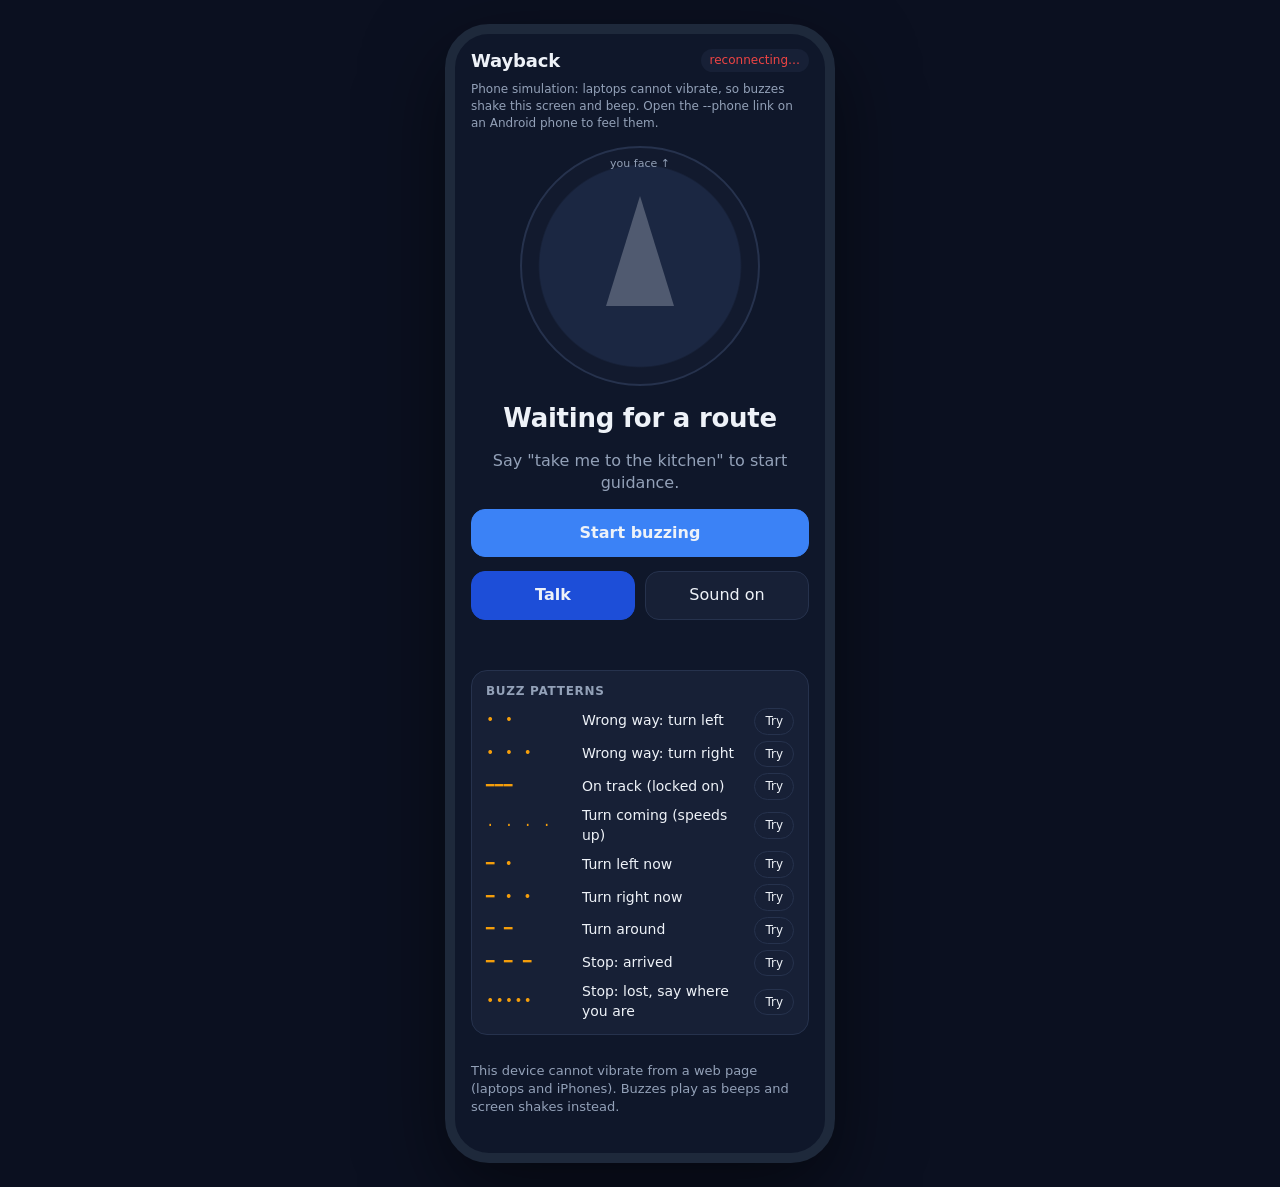
<file: web/phone.html>
<!doctype html>
<html lang="en">
<head>
<meta charset="utf-8">
<meta name="viewport" content="width=device-width, initial-scale=1, viewport-fit=cover">
<meta name="theme-color" content="#0f172a">
<title>Wayback Phone</title>
<style>
  :root {
    --bg: #0b1020; --phone: #0f172a; --card: #172036; --line: #26324d; --fg: #eef2f8; --muted: #93a1b8;
    --blue: #3b82f6; --green: #22c55e; --amber: #f59e0b; --red: #ef4444; --purple: #a855f7;
  }
  * { box-sizing: border-box; }
  html, body { margin: 0; background: var(--bg); color: var(--fg);
    font: 16px/1.4 system-ui, -apple-system, "Segoe UI", sans-serif; }
  /* On a laptop the page looks like a phone; on a phone it fills the screen. */
  .phone { width: 100%; min-height: 100vh; background: var(--phone); padding: 14px 16px 24px;
    display: flex; flex-direction: column; gap: 14px; }
  @media (min-width: 560px) {
    body { display: grid; place-items: center; padding: 24px 0; }
    .phone { width: 390px; min-height: 780px; border-radius: 44px; border: 10px solid #1e293b;
      box-shadow: 0 30px 80px rgba(0,0,0,.5); }
    .sim-note { display: block !important; }
  }
  .phone.buzz { animation: buzz .09s linear infinite; }
  @keyframes buzz { 0% { transform: translate(0,0); } 25% { transform: translate(-2px,1px); }
    50% { transform: translate(2px,-1px); } 75% { transform: translate(-1px,-1px); } }
  @media (prefers-reduced-motion: reduce) { .phone.buzz { animation: none; outline: 3px solid var(--amber); } }
  header { display: flex; align-items: center; justify-content: space-between; }
  header h1 { font-size: 18px; margin: 0; letter-spacing: -.01em; }
  .pill { font-size: 12px; padding: 3px 9px; border-radius: 999px; background: var(--card); color: var(--muted); }
  .pill.ok { color: var(--green); } .pill.bad { color: var(--red); }
  .sim-note { display: none; font-size: 12px; color: var(--muted); margin: -6px 0 0; }
  .dial { position: relative; align-self: center; width: 240px; height: 240px; border-radius: 50%;
    background: radial-gradient(circle at 50% 50%, #1b2742 0 60%, #121a2e 61% 100%); border: 2px solid var(--line);
    display: grid; place-items: center; transition: box-shadow .25s; }
  .dial.on { box-shadow: 0 0 0 6px rgba(34,197,94,.25); border-color: var(--green); }
  .dial.wrong { box-shadow: 0 0 0 6px rgba(245,158,11,.25); border-color: var(--amber); }
  .dial.lost { box-shadow: 0 0 0 6px rgba(239,68,68,.3); border-color: var(--red); }
  .dial.done { box-shadow: 0 0 0 6px rgba(168,85,247,.3); border-color: var(--purple); }
  .dial .you { position: absolute; top: 8px; font-size: 11px; color: var(--muted); }
  .arrow { width: 0; height: 0; border-left: 34px solid transparent; border-right: 34px solid transparent;
    border-bottom: 110px solid var(--fg); transform-origin: 50% 66%; transition: transform .2s ease-out;
    margin-top: -30px; }
  .dial.on .arrow { border-bottom-color: var(--green); }
  .dial.wrong .arrow { border-bottom-color: var(--amber); }
  .dial.idle .arrow, .dial.lost .arrow, .dial.done .arrow { opacity: .25; }
  .big { text-align: center; font-size: 26px; font-weight: 700; letter-spacing: -.01em; min-height: 1.3em; }
  .sub { text-align: center; color: var(--muted); min-height: 1.4em; }
  button { font: inherit; border-radius: 14px; border: 1px solid var(--line); background: var(--card); color: var(--fg);
    padding: 12px 14px; cursor: pointer; }
  button.primary { background: var(--blue); border-color: var(--blue); font-weight: 600; }
  button.talk { background: #1d4ed8; border-color: #1d4ed8; font-weight: 600; }
  .row { display: flex; gap: 10px; }
  .row > * { flex: 1; }
  .card { background: var(--card); border: 1px solid var(--line); border-radius: 16px; padding: 12px 14px; }
  .card h2 { font-size: 12px; text-transform: uppercase; letter-spacing: .06em; color: var(--muted); margin: 0 0 8px; }
  .legend { list-style: none; margin: 0; padding: 0; display: grid; gap: 6px; }
  .legend li { display: flex; align-items: center; gap: 10px; font-size: 14px; }
  .legend .dots { font-family: ui-monospace, Menlo, monospace; color: var(--amber); min-width: 86px; letter-spacing: 1px; }
  .legend button { padding: 4px 10px; font-size: 12px; border-radius: 999px; margin-left: auto; }
  .muted { color: var(--muted); font-size: 13px; }
  #flash { position: fixed; inset: 0; pointer-events: none; background: var(--amber); opacity: 0; transition: opacity .12s; }
  label.toggle { display: flex; gap: 8px; align-items: center; color: var(--muted); font-size: 14px; }
  [hidden] { display: none !important; }
</style>
</head>
<body>
<div id="flash"></div>
<div class="phone" id="phone">
  <header>
    <h1>Wayback</h1>
    <span id="conn" class="pill">connecting…</span>
  </header>
  <p class="sim-note">Phone simulation: laptops cannot vibrate, so buzzes shake this screen and beep. Open the --phone link on an Android phone to feel them.</p>

  <div class="dial idle" id="dial" aria-hidden="true">
    <span class="you">you face ↑</span>
    <div class="arrow" id="arrow"></div>
  </div>
  <div class="big" id="big">Waiting for a route</div>
  <div class="sub" id="sub">Say "take me to the kitchen" to start guidance.</div>

  <button class="primary" id="enable">Start buzzing</button>
  <div class="row">
    <button class="talk" id="talk">Talk</button>
    <button id="mute" aria-pressed="false">Sound on</button>
  </div>
  <div class="sub" id="voice"></div>

  <section class="card">
    <h2>Buzz patterns</h2>
    <ul class="legend" id="legend"></ul>
  </section>
  <p class="muted" id="support"></p>
</div>

<script>
(() => {
  "use strict";
  const $ = (id) => document.getElementById(id);
  const PATTERNS = {
    wrong_left: [120, 120, 120], wrong_right: [120, 120, 120, 120, 120], on_track: [600], tick: [50],
    turn_soon: [80], turn_left: [500, 150, 150], turn_right: [500, 150, 150, 150, 150],
    turn_around: [500, 150, 500], arrived: [700, 200, 700, 200, 700],
    lost: [100, 60, 100, 60, 100, 60, 100, 60, 100],
  };
  const LEGEND = [
    ["wrong_left", "Wrong way: turn left", "• •"],
    ["wrong_right", "Wrong way: turn right", "• • •"],
    ["on_track", "On track (locked on)", "━━━"],
    ["turn_soon", "Turn coming (speeds up)", "· · · ·"],
    ["turn_left", "Turn left now", "━ •"],
    ["turn_right", "Turn right now", "━ • •"],
    ["turn_around", "Turn around", "━ ━"],
    ["arrived", "Stop: arrived", "━ ━ ━"],
    ["lost", "Stop: lost, say where you are", "•••••"],
  ];
  const TONE = { wrong_left: 330, wrong_right: 660, turn_left: 330, turn_right: 660 };
  // Desktop Chrome has navigator.vibrate but no motor: only trust it on a touch phone.
  const isPhone = /Android|iPhone|iPad|Mobile/i.test(navigator.userAgent) || matchMedia("(pointer: coarse)").matches;
  const canVibrate = typeof navigator.vibrate === "function" && isPhone;
  let enabled = false, sound = !canVibrate, audio = null, wakeLock = null, ws = null;

  // --- feeling a cue --------------------------------------------------------------
  function beep(pattern, freq) {
    if (!audio) return;
    let t = audio.currentTime + 0.02;
    pattern.forEach((ms, i) => {
      if (i % 2 === 0) {
        const o = audio.createOscillator(), g = audio.createGain();
        o.frequency.value = freq; o.type = "sine";
        g.gain.setValueAtTime(0.0001, t);
        g.gain.exponentialRampToValueAtTime(0.25, t + 0.01);
        g.gain.exponentialRampToValueAtTime(0.0001, t + ms / 1000);
        o.connect(g).connect(audio.destination); o.start(t); o.stop(t + ms / 1000 + 0.02);
      }
      t += ms / 1000;
    });
  }
  function buzz(cue) {
    const pattern = PATTERNS[cue];
    if (!pattern || !enabled) return;
    const total = pattern.reduce((a, b) => a + b, 0);
    if (canVibrate) navigator.vibrate(pattern);
    if (sound) beep(pattern, TONE[cue] || 520);
    $("phone").classList.add("buzz");
    $("flash").style.opacity = cue === "tick" ? "0.05" : "0.18";
    setTimeout(() => { $("phone").classList.remove("buzz"); $("flash").style.opacity = "0"; }, total);
  }

  // --- showing where to go -----------------------------------------------------------
  function steps(n) { return n + " step" + (n === 1 ? "" : "s"); }
  let arrowAngle = 0;     // continuous, so +180 / -180 does not spin the arrow
  function showHint(h) {
    const dial = $("dial");
    if (h.arrived) { dial.className = "dial done"; $("big").textContent = "Arrived"; $("sub").textContent = "You reached the " + (h.target || "place") + "."; return; }
    if (!h.active) { dial.className = "dial idle"; $("big").textContent = "Waiting for a route"; $("sub").textContent = 'Say "take me to the kitchen" to start guidance.'; return; }
    if (h.lost) { dial.className = "dial lost"; $("big").textContent = "Not sure where you are"; $("sub").textContent = 'Say "I\'m at the …" to re-anchor.'; return; }
    const err = Number(h.error_deg) || 0;
    arrowAngle += ((err - arrowAngle) % 360 + 540) % 360 - 180;
    $("arrow").style.transform = "rotate(" + arrowAngle + "deg)";
    const to = "to the " + (h.target || "place");
    if (h.state === "wrong_left" || h.state === "wrong_right") {
      dial.className = "dial wrong";
      $("big").textContent = Math.abs(err) >= 150 ? "Turn around" : h.state === "wrong_left" ? "Turn left" : "Turn right";
      $("sub").textContent = Math.round(Math.abs(err)) + "° off, " + to;
    } else {
      dial.className = "dial on";
      if (h.state === "turn_soon" && h.next_turn) {
        $("big").textContent = "Turn " + h.next_turn + " in " + steps(h.steps_left);
      } else {
        $("big").textContent = "Straight ahead";
      }
      $("sub").textContent = (h.steps_left != null ? steps(h.steps_left) + " on this stretch, " : "") + to;
    }
  }

  // --- connection ---------------------------------------------------------------------
  function connect() {
    const q = new URLSearchParams(location.search);
    const port = q.get("ws_port") || "8765";
    const token = q.get("token");
    const url = "ws://" + location.hostname + ":" + port + "/" + (token ? "?token=" + encodeURIComponent(token) : "");
    ws = new WebSocket(url);
    ws.onopen = () => { $("conn").textContent = "connected"; $("conn").className = "pill ok"; };
    ws.onclose = () => { $("conn").textContent = "reconnecting…"; $("conn").className = "pill bad"; setTimeout(connect, 1500); };
    ws.onmessage = (ev) => {
      let m; try { m = JSON.parse(ev.data); } catch { return; }
      if (m.type === "haptic_hint") showHint(m);
      else if (m.type === "haptic") buzz(m.cue);
      else if (m.type === "voice") {
        const words = { listening: "Listening… speak now", heard: "Heard: " + (m.text || ""), thinking: "Understanding…",
                        done: m.say || "", nothing: m.text || "", error: m.text || "" };
        $("voice").textContent = words[m.state] || "";
      } else if (m.type === "say") $("voice").textContent = m.text || "";
    };
  }

  // --- controls -----------------------------------------------------------------------
  $("enable").onclick = async () => {
    enabled = !enabled;
    $("enable").textContent = enabled ? "Buzzing on — tap to pause" : "Start buzzing";
    if (enabled) {
      try { audio = audio || new (window.AudioContext || window.webkitAudioContext)(); await audio.resume(); } catch (e) { audio = null; }
      try { if ("wakeLock" in navigator) wakeLock = await navigator.wakeLock.request("screen"); } catch (e) { wakeLock = null; }
      buzz("on_track");
    } else if (wakeLock) { wakeLock.release(); wakeLock = null; }
  };
  $("mute").onclick = () => { sound = !sound; $("mute").textContent = sound ? "Sound on" : "Sound off"; $("mute").setAttribute("aria-pressed", String(!sound)); };
  $("mute").textContent = sound ? "Sound on" : "Sound off";
  $("talk").onclick = () => { if (ws && ws.readyState === 1) ws.send(JSON.stringify({ type: "talk" })); };

  const legend = $("legend");
  LEGEND.forEach(([cue, text, dots]) => {
    const li = document.createElement("li");
    const d = document.createElement("span"); d.className = "dots"; d.textContent = dots;
    const t = document.createElement("span"); t.textContent = text;
    const b = document.createElement("button"); b.type = "button"; b.textContent = "Try";
    b.onclick = () => { const was = enabled; enabled = true; if (!audio) { try { audio = new (window.AudioContext || window.webkitAudioContext)(); } catch (e) {} } buzz(cue); enabled = was; };
    li.append(d, t, b); legend.append(li);
  });
  $("support").textContent = canVibrate
    ? "This device can vibrate. Keep this page open with the screen on; tap Start buzzing first."
    : "This device cannot vibrate from a web page (laptops and iPhones). Buzzes play as beeps and screen shakes instead.";
  connect();
})();
</script>
</body>
</html>
</file>
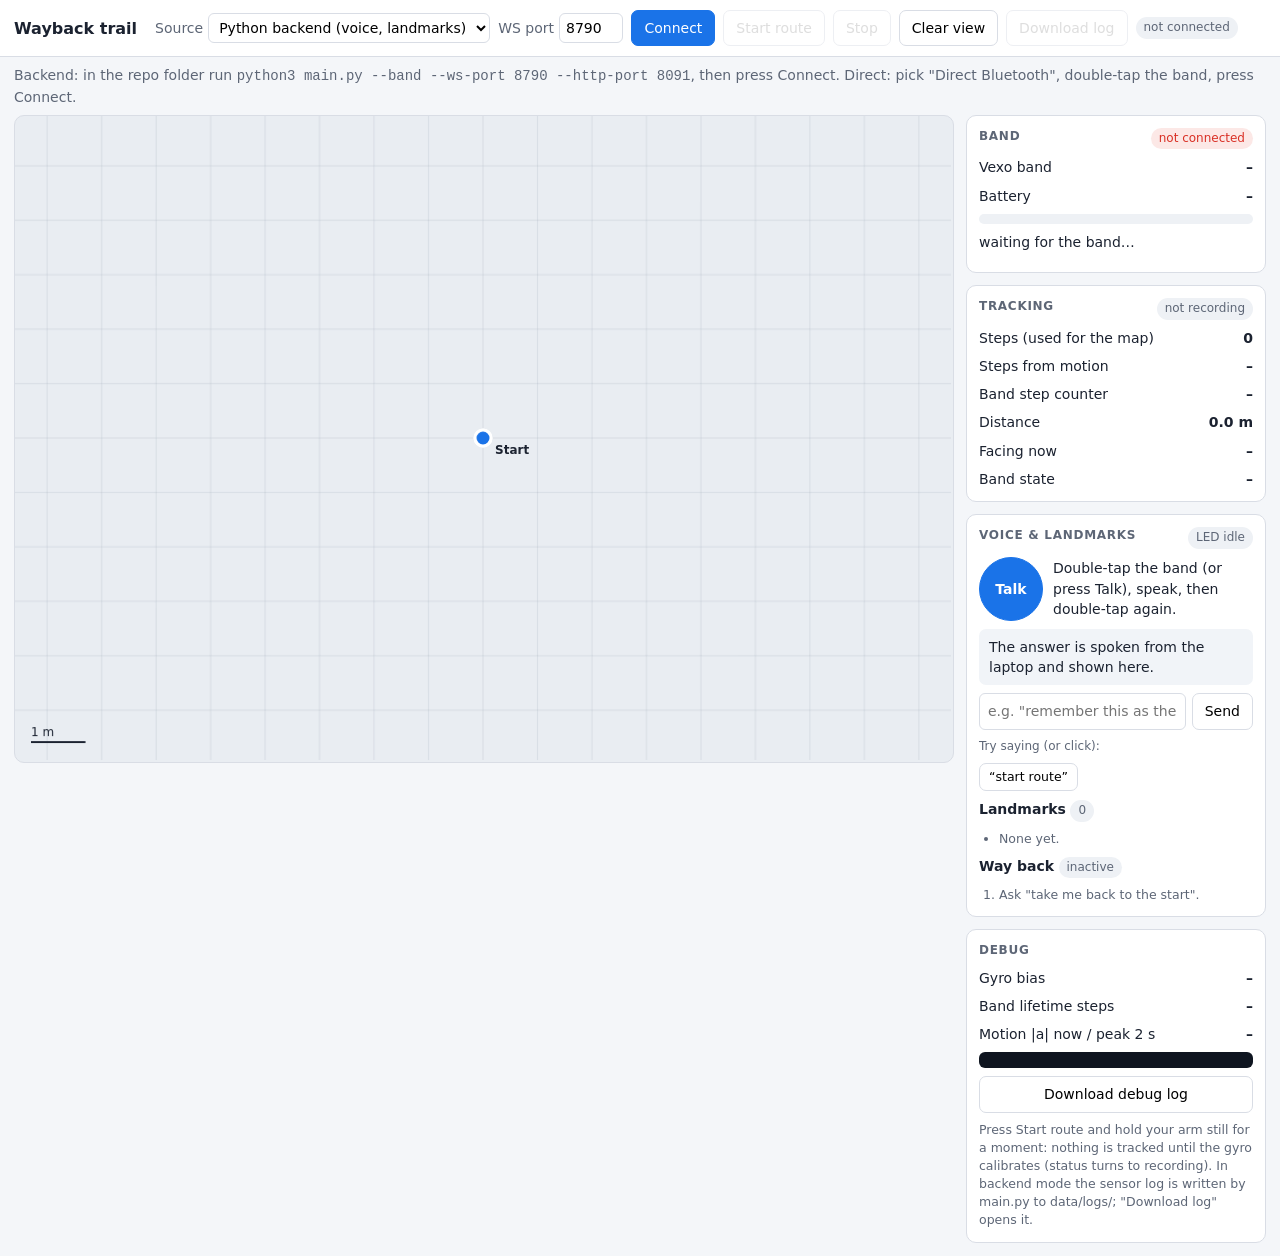
<file: web/trail.html>
<!doctype html>
<html lang="en">
<head>
<meta charset="utf-8">
<meta name="viewport" content="width=device-width, initial-scale=1">
<title>Wayback Trail</title>
<style>
  :root { --bg:#f4f6f9; --panel:#fff; --fg:#1b2230; --muted:#5d6676; --line:#d9dde5; --blue:#1a73e8; --green:#1e8e3e; --red:#d93025; --purple:#8e44ad; --cyan:#0aa5c2; }
  * { box-sizing: border-box; }
  body { margin:0; background:var(--bg); color:var(--fg); font:14px/1.45 system-ui, -apple-system, "Segoe UI", sans-serif; }
  .top { display:flex; flex-wrap:wrap; gap:8px; align-items:center; padding:10px 14px; background:var(--panel); border-bottom:1px solid var(--line); }
  .top h1 { font-size:16px; margin:0 10px 0 0; }
  button { font:inherit; padding:7px 12px; border-radius:7px; border:1px solid var(--line); background:var(--panel); cursor:pointer; }
  button.primary { background:var(--blue); border-color:var(--blue); color:#fff; }
  button:disabled { opacity:.45; cursor:default; }
  input[type=number] { width:4.6em; font:inherit; padding:4px 6px; border:1px solid var(--line); border-radius:6px; }
  input[type=text] { font:inherit; padding:6px 8px; border:1px solid var(--line); border-radius:6px; min-width:0; flex:1; }
  select { font:inherit; padding:5px 6px; border:1px solid var(--line); border-radius:6px; background:var(--panel); }
  label { display:inline-flex; gap:5px; align-items:center; color:var(--muted); }
  #msg { padding:8px 14px; color:var(--muted); min-height:1.5em; }
  #msg.warn { color:var(--red); }
  main { display:grid; grid-template-columns: minmax(0,1fr) 300px; gap:12px; padding:0 14px 14px; }
  @media (max-width: 860px) { main { grid-template-columns: minmax(0,1fr); } }
  #map { width:100%; height:72vh; background:#e9edf2; border:1px solid var(--line); border-radius:10px; display:block; }
  .side { display:grid; gap:12px; align-content:start; }
  .card { background:var(--panel); border:1px solid var(--line); border-radius:10px; padding:12px; display:grid; gap:8px; align-content:start; }
  .card h2 { font-size:12px; letter-spacing:.06em; text-transform:uppercase; color:var(--muted); margin:0; }
  .stat { display:flex; justify-content:space-between; gap:10px; font-variant-numeric: tabular-nums; }
  .stat b { font-weight:600; }
  .pill { display:inline-block; padding:2px 8px; border-radius:999px; background:#eef1f5; color:var(--muted); font-size:12px; }
  .pill.live { background:#e6f4ea; color:var(--green); }
  .pill.cal { background:#fef7e0; color:#a56c00; }
  .pill.bad { background:#fce8e6; color:var(--red); }
  .hint { color:var(--muted); font-size:12.5px; margin:0; }
  .say { background:#f1f4f8; border-radius:7px; padding:8px 10px; min-height:2.2em; }
  .row { display:flex; gap:6px; flex-wrap:wrap; }
  .chips button { padding:4px 9px; font-size:12.5px; }
  ol, ul { margin:0; padding-left:20px; }
  li.now { font-weight:600; color:var(--blue); }
  [hidden] { display:none !important; }
  /* voice: Talk / Stop and live status */
  .talk { display:flex; gap:10px; align-items:center; }
  #talkBtn { flex:none; width:64px; height:64px; border-radius:50%; background:var(--blue); border-color:var(--blue); color:#fff; font-weight:600; padding:0; }
  #talkBtn.listening { background:#0b57d0; animation:talkpulse 1s ease-in-out infinite; }
  @keyframes talkpulse { 0%,100% { box-shadow:0 0 0 0 rgba(26,115,232,.5); } 50% { box-shadow:0 0 0 10px rgba(26,115,232,0); } }
  @media (prefers-reduced-motion: reduce) { #talkBtn.listening { animation:none; } }
  #vStatus { font-weight:500; }
  #vStatus.warn { color:var(--red); }
  #vHeard { color:var(--muted); font-size:12.5px; overflow-wrap:anywhere; }
  #vHeard q { color:var(--fg); font-style:italic; }
  .try { color:var(--muted); font-size:12px; }
  /* band card: connection and battery */
  .battery { height:10px; border-radius:999px; background:#eef1f5; overflow:hidden; }
  .battery > div { height:100%; width:0; background:var(--green); transition:width .4s; }
  .battery > div.low { background:var(--red); }
  .battery > div.mid { background:#f9ab00; }
  #bandConn.live { background:#e6f4ea; color:var(--green); }
  #bandConn.cal { background:#fef7e0; color:#a56c00; }
  #bandConn.bad { background:#fce8e6; color:var(--red); }
  #bandWarn { color:var(--red); font-weight:500; }
  #bridgeBtn[data-level="ok"] { color:var(--green); border-color:var(--green); }
  #bridgeBtn[data-level="err"] { color:var(--red); border-color:var(--red); }
</style>
</head>
<body>
<div class="top">
  <h1>Wayback trail</h1>
  <label>Source
    <select id="source">
      <option value="backend">Python backend (voice, landmarks)</option>
      <option value="direct">Direct Bluetooth (map only)</option>
    </select>
  </label>
  <span id="backendOpts"><label>WS port <input id="wsPort" type="number" value="8790"></label></span>
  <span id="directOpts" hidden>
    <label>Band <input id="band" type="number" min="1" max="999" value="80"></label>
    <label><input id="pretend" type="checkbox"> Pretend band</label>
  </span>
  <button id="connect" class="primary">Connect</button>
  <button id="start" disabled>Start route</button>
  <button id="stop" disabled>Stop</button>
  <button id="clear">Clear view</button>
  <button id="save" disabled>Download log</button>
  <button id="bridgeBtn" hidden title="main.py --bridge: connect the band from this Chrome tab"><span id="bridgeLabel">Connect band (Chrome)</span></button>
  <span id="link" class="pill">not connected</span>
  <span id="modePill" class="pill" hidden></span>
  <span id="simbtns" hidden>
    <button id="simLeft">Pretend: turn left</button>
    <button id="simRight">Pretend: turn right</button>
  </span>
</div>
<div id="msg">Backend: in the repo folder run <code>python3 main.py --band --ws-port 8790 --http-port 8091</code>, then press Connect. Direct: pick "Direct Bluetooth", double-tap the band, press Connect.</div>
<main>
  <canvas id="map"></canvas>
  <aside class="side">
    <section class="card" id="bandCard" aria-label="Band connection and battery">
      <div class="stat"><h2>Band</h2><span id="bandConn" class="pill">not connected</span></div>
      <div class="stat"><span id="bandName">Vexo band</span><b id="bandVia">–</b></div>
      <div class="stat"><span>Battery</span><b id="batPct">–</b></div>
      <div class="battery" role="img" aria-label="Battery level"><div id="batFill"></div></div>
      <div class="stat"><span id="batState">waiting for the band…</span><b id="bandTemp"></b></div>
      <p id="bandWarn" class="hint" hidden></p>
      <p id="bandSeen" class="hint"></p>
    </section>

    <section class="card">
      <div class="stat"><h2>Tracking</h2><span id="status" class="pill">idle</span></div>
      <div class="stat"><span>Steps (used for the map)</span><b id="steps">0</b></div>
      <div class="stat"><span>Steps from motion</span><b id="accSteps">0</b></div>
      <div class="stat"><span>Band step counter</span><b id="bandSteps">0</b></div>
      <div class="stat"><span>Distance</span><b id="dist">0.0 m</b></div>
      <div class="stat"><span>Facing now</span><b id="head">0°</b></div>
      <div class="stat"><span>Band state</span><b id="state">–</b></div>
      <div class="stat" id="rateRow"><span>Motion samples/s</span><b id="rate">0</b></div>
    </section>

    <section class="card" id="voiceCard">
      <div class="stat"><h2>Voice &amp; landmarks</h2><span id="ledPill" class="pill">LED idle</span></div>
      <div class="talk">
        <button id="talkBtn" type="button" title="Same as a double-tap: tap to listen, tap again to stop">Talk</button>
        <div>
          <div id="vStatus" role="status" aria-live="polite">Double-tap the band (or press Talk), speak, then double-tap again.</div>
          <div id="vHeard"></div>
        </div>
      </div>
      <div id="say" class="say">The answer is spoken from the laptop and shown here.</div>
      <form id="cmdForm" class="row">
        <input id="cmd" type="text" placeholder='e.g. "remember this as the elevator"' autocomplete="off">
        <button type="submit">Send</button>
      </form>
      <div class="try">Try saying (or click):</div>
      <div id="tryChips" class="row chips"></div>
      <div><b>Landmarks</b> <span id="lmCount" class="pill">0</span></div>
      <ul id="lmList"><li class="hint">None yet.</li></ul>
      <div><b>Way back</b> <span id="guideState" class="pill">inactive</span></div>
      <ol id="guideList"><li class="hint">Ask "take me back to the start".</li></ol>
    </section>

    <section class="card" id="settingsCard" hidden>
      <h2>Settings (direct mode)</h2>
      <label>Count steps with
        <select id="stepSource">
          <option value="band">band step counter (ignores arm moves)</option>
          <option value="accel">motion (faster, but arm moves count)</option>
        </select>
      </label>
      <label>Step length <input id="stepLen" type="number" step="0.05" value="0.70"> m</label>
      <label>Motion step threshold <input id="accThr" type="number" step="0.01" value="1.12"> g</label>
      <label><input id="snap" type="checkbox" checked> Keep to a 90° grid (hallways)</label>
      <label><input id="flip" type="checkbox"> Swap left and right</label>
    </section>

    <section class="card">
      <h2>Debug</h2>
      <div class="stat"><span>Gyro bias</span><b id="bias">–</b></div>
      <div class="stat"><span>Band lifetime steps</span><b id="lifetime">–</b></div>
      <div class="stat"><span>Motion |a| now / peak 2 s</span><b id="mag">–</b></div>
      <pre id="dbg" style="margin:0;max-height:220px;overflow:auto;background:#0f1520;color:#cfe3ff;font:11.5px/1.4 ui-monospace,Menlo,monospace;padding:8px;border-radius:6px;white-space:pre-wrap"></pre>
      <button id="saveDbg">Download debug log</button>
      <p class="hint">Press Start route and hold your arm still for a moment: nothing is tracked until the gyro calibrates (status turns to recording). In backend mode the sensor log is written by main.py to data/logs/; "Download log" opens it.</p>
    </section>
  </aside>
</main>

<script>
  if (location.protocol === 'file:') document.getElementById('msg').textContent =
    'Opened by double-click, so the page cannot load its code. Open it through the web server instead (see the README).';
</script>
<script type="module" src="trail.js"></script>
<script type="module" src="trail-voice.js"></script>
<script type="module" src="band-status.js"></script>
</body>
</html>
</file>
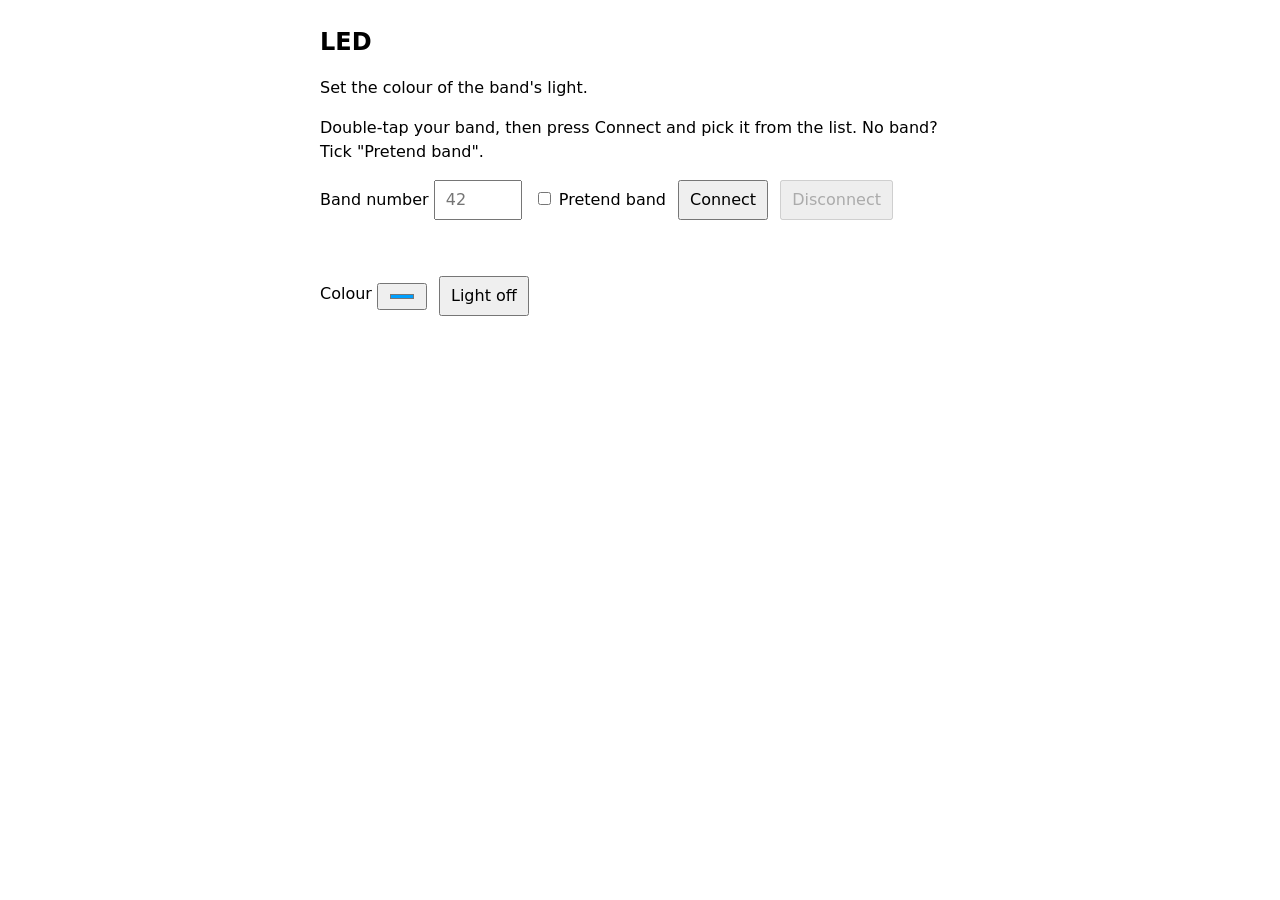
<file: vexo-open-kit/examples/web/led.html>
<!doctype html>
<html lang="en">
<head>
<meta charset="utf-8">
<meta name="viewport" content="width=device-width, initial-scale=1">
<meta http-equiv="Content-Security-Policy" content="default-src 'self'">
<title>LED - Vexo Open example</title>
<link rel="icon" href="../../dashboard/icon.png">
<link rel="stylesheet" href="style.css">
</head>
<body>
<h1>LED</h1>
<p>Set the colour of the band's light.</p>
<p>Double-tap your band, then press Connect and pick it from the list.
No band? Tick "Pretend band".</p>
<p class="row">
  <label>Band number <input id="number" inputmode="numeric" maxlength="3" placeholder="42"></label>
  <label><input id="pretend" type="checkbox"> Pretend band</label>
  <button id="connect">Connect</button>
  <button id="disconnect" disabled>Disconnect</button>
</p>
<p id="message" role="status"></p>
<p id="needs-server"><b>Connect does nothing?</b> This page was opened as a file (by double-click), so the browser blocks its program.
Open it through the web server on your own computer: in a terminal, in your project folder
(the folder that holds <code>vexo-open-kit</code>), run
<code>python3 -m http.server 8000 --bind 127.0.0.1</code> (on Windows type <code>python</code>),
then open <code>http://localhost:8000/vexo-open-kit/examples/web/led.html</code>
(8000, or the port you started it with) in Chrome or Edge.</p>
<p id="light-row" hidden><span id="light"></span> The pretend band's light is <span id="light-text">off</span>.</p>
<p class="row">
  <label>Colour <input id="colour" type="color" value="#00a0ff"></label>
  <button id="off">Light off</button>
</p>
<script type="module" src="led.js"></script>
</body>
</html>
</file>
<file: web/styles.css>
:root {
  --bg: #0b101b;
  --bg-panel: #131b2e;
  --bg-card: #19233c;
  --bg-input: #0e1525;
  --border: #283655;
  --text: #f1f5f9;
  --text-muted: #94a3b8;
  --accent: #38bdf8;
  --accent-strong: #0284c7;
  --route-line: #f59e0b;
  --guidance-line: #38bdf8;
  --success: #22c55e;
  --warning: #f59e0b;
  --danger: #ef4444;
  --banner-sim-bg: #451a03;
  --banner-sim-border: #f59e0b;
  --banner-sim-text: #fef3c7;
  --banner-replay-bg: #1e1b4b;
  --banner-replay-border: #818cf8;
  --banner-replay-text: #e0e7ff;
  --canvas-bg: #090e18;
  --grid-minor: rgba(148, 163, 184, 0.09);
  --grid-axis: rgba(148, 163, 184, 0.28);
  --led-period: 1000ms;
}

[data-theme="light"] {
  --bg: #f1f5f9;
  --bg-panel: #ffffff;
  --bg-card: #f8fafc;
  --bg-input: #ffffff;
  --border: #cbd5e1;
  --text: #0f172a;
  --text-muted: #475569;
  --accent: #0284c7;
  --accent-strong: #0369a1;
  --route-line: #d97706;
  --guidance-line: #0284c7;
  --banner-sim-bg: #fffbeb;
  --banner-sim-border: #d97706;
  --banner-sim-text: #78350f;
  --banner-replay-bg: #eef2ff;
  --banner-replay-border: #4f46e5;
  --banner-replay-text: #1e1b4b;
  --canvas-bg: #f8fafc;
  --grid-minor: rgba(15, 23, 42, 0.08);
  --grid-axis: rgba(15, 23, 42, 0.24);
}

* {
  box-sizing: border-box;
}

html,
body {
  margin: 0;
  padding: 0;
  height: 100%;
  font-family: -apple-system, BlinkMacSystemFont, "Segoe UI", Roboto, Inter, sans-serif;
  background: var(--bg);
  color: var(--text);
}

.app-shell {
  display: flex;
  flex-direction: column;
  min-height: 100vh;
}

.file-warning {
  padding: 12px 18px;
  background: #7f1d1d;
  color: #fef2f2;
  border-bottom: 2px solid #ef4444;
  font-size: 0.92rem;
  font-weight: 600;
}

.hidden {
  display: none !important;
}

.mode-banner {
  padding: 9px 18px;
  text-align: center;
  font-weight: 700;
  font-size: 0.92rem;
  letter-spacing: 0.03em;
  border-bottom: 2px solid var(--banner-sim-border);
  background: var(--banner-sim-bg);
  color: var(--banner-sim-text);
}

.mode-banner.mode-replay {
  border-bottom-color: var(--banner-replay-border);
  background: var(--banner-replay-bg);
  color: var(--banner-replay-text);
}

.topbar {
  display: flex;
  align-items: center;
  justify-content: space-between;
  gap: 12px;
  padding: 10px 18px;
  background: var(--bg-panel);
  border-bottom: 1px solid var(--border);
  flex-wrap: wrap;
}

.brand {
  display: flex;
  align-items: baseline;
  gap: 10px;
}

.brand h1 {
  margin: 0;
  font-size: 1.12rem;
  font-weight: 700;
}

.brand-sub {
  font-size: 0.82rem;
  color: var(--text-muted);
}

.status-strip {
  display: flex;
  align-items: center;
  gap: 10px;
  flex-wrap: wrap;
}

.badge {
  display: inline-flex;
  align-items: center;
  gap: 6px;
  padding: 4px 10px;
  border-radius: 999px;
  font-size: 0.78rem;
  font-weight: 600;
  border: 1px solid var(--border);
  background: var(--bg-card);
}

.dot {
  width: 8px;
  height: 8px;
  border-radius: 50%;
  background: var(--text-muted);
}

.dot.ok {
  background: var(--success);
}

.dot.warn {
  background: var(--warning);
}

.dot.err {
  background: var(--danger);
}

.btn-ghost {
  padding: 5px 10px;
  border-radius: 6px;
  border: 1px solid var(--border);
  background: var(--bg-card);
  color: var(--text);
  font-size: 0.8rem;
  cursor: pointer;
}

.btn-ghost:hover {
  border-color: var(--accent);
}

.workspace {
  flex: 1;
  display: grid;
  grid-template-columns: minmax(0, 1fr) 390px;
  min-height: 0;
}

@media (max-width: 960px) {
  .workspace {
    grid-template-columns: 1fr;
  }
  .map-stage {
    min-height: 440px;
  }
}

.map-stage {
  position: relative;
  display: flex;
  flex-direction: column;
  background: var(--canvas-bg);
  min-height: 520px;
}

#map-canvas {
  width: 100%;
  height: 100%;
  flex: 1;
  display: block;
}

.telemetry-overlay {
  position: absolute;
  left: 14px;
  top: 14px;
  display: flex;
  gap: 10px;
  flex-wrap: wrap;
  padding: 7px 11px;
  border-radius: 8px;
  background: rgba(15, 23, 42, 0.78);
  color: #f8fafc;
  border: 1px solid rgba(148, 163, 184, 0.25);
  font-size: 0.8rem;
  font-variant-numeric: tabular-nums;
  pointer-events: none;
}

.map-legend {
  position: absolute;
  left: 14px;
  bottom: 14px;
  display: flex;
  gap: 12px;
  flex-wrap: wrap;
  padding: 6px 10px;
  border-radius: 8px;
  background: rgba(15, 23, 42, 0.78);
  color: #e2e8f0;
  border: 1px solid rgba(148, 163, 184, 0.25);
  font-size: 0.75rem;
  pointer-events: none;
}

.legend-item {
  display: inline-flex;
  align-items: center;
  gap: 5px;
}

.swatch {
  width: 10px;
  height: 10px;
  border-radius: 50%;
  display: inline-block;
}

.sidebar {
  display: flex;
  flex-direction: column;
  gap: 12px;
  padding: 14px;
  background: var(--bg-panel);
  border-left: 1px solid var(--border);
  overflow-y: auto;
}

.card {
  background: var(--bg-card);
  border: 1px solid var(--border);
  border-radius: 10px;
  padding: 12px;
}

.card-header {
  display: flex;
  align-items: center;
  justify-content: space-between;
  margin-bottom: 8px;
}

.card-title {
  margin: 0;
  font-size: 0.84rem;
  text-transform: uppercase;
  letter-spacing: 0.05em;
  color: var(--text-muted);
}

/* Wrist LED cue widget */
.led-row {
  display: flex;
  align-items: center;
  gap: 12px;
}

.led-orb {
  width: 34px;
  height: 34px;
  border-radius: 50%;
  background: #334155;
  border: 2px solid rgba(255, 255, 255, 0.22);
  flex-shrink: 0;
  transition: background-color 0.15s ease;
}

.led-pattern-blink {
  animation: led-blink var(--led-period) steps(2, start) infinite;
}

.led-pattern-breathe {
  animation: led-breathe var(--led-period) ease-in-out infinite;
}

.led-pattern-rainbow {
  background: conic-gradient(#ef4444, #f59e0b, #22c55e, #06b6d4, #a855f7, #ef4444);
  animation: led-spin var(--led-period) linear infinite;
}

@keyframes led-blink {
  0%, 49% { opacity: 1; }
  50%, 100% { opacity: 0.12; }
}

@keyframes led-breathe {
  0%, 100% { opacity: 0.25; transform: scale(0.95); }
  50% { opacity: 1; transform: scale(1.04); }
}

@keyframes led-spin {
  from { transform: rotate(0deg); }
  to { transform: rotate(360deg); }
}

.led-meta {
  display: flex;
  flex-direction: column;
  gap: 2px;
}

.led-state-name {
  font-weight: 700;
  font-size: 0.95rem;
}

.led-detail {
  font-size: 0.78rem;
  color: var(--text-muted);
}

/* Spoken line & TTS fallback */
.say-box {
  padding: 9px 10px;
  border-radius: 8px;
  background: var(--bg-input);
  border: 1px solid var(--border);
  font-size: 0.9rem;
  line-height: 1.38;
  min-height: 38px;
}

.tts-toggle {
  display: flex;
  align-items: center;
  gap: 7px;
  margin-top: 8px;
  font-size: 0.8rem;
  color: var(--text-muted);
  cursor: pointer;
}

/* Guidance list */
.guidance-list,
.landmark-list {
  list-style: none;
  margin: 0;
  padding: 0;
  display: flex;
  flex-direction: column;
  gap: 6px;
}

.empty-hint {
  font-size: 0.83rem;
  color: var(--text-muted);
  margin: 2px 0;
}

.guidance-step {
  display: flex;
  align-items: center;
  gap: 8px;
  padding: 7px 9px;
  border-radius: 7px;
  border: 1px solid var(--border);
  background: var(--bg-input);
  font-size: 0.86rem;
}

.guidance-step.active {
  border-color: var(--accent);
  background: rgba(56, 189, 248, 0.14);
  font-weight: 600;
}

.guidance-step.done {
  opacity: 0.58;
}

.step-badge {
  min-width: 22px;
  height: 22px;
  border-radius: 50%;
  display: inline-flex;
  align-items: center;
  justify-content: center;
  font-size: 0.74rem;
  font-weight: 700;
  background: var(--border);
  color: var(--text);
}

.guidance-step.active .step-badge {
  background: var(--accent);
  color: #082f49;
}

/* Landmark items */
.landmark-item {
  display: flex;
  flex-direction: column;
  gap: 5px;
  padding: 8px 9px;
  border-radius: 7px;
  border: 1px solid var(--border);
  background: var(--bg-input);
}

.landmark-top {
  display: flex;
  align-items: center;
  justify-content: space-between;
  gap: 6px;
}

.landmark-label {
  font-weight: 600;
  font-size: 0.9rem;
}

.landmark-tags {
  display: flex;
  gap: 5px;
  font-size: 0.72rem;
}

.mini-tag {
  padding: 2px 6px;
  border-radius: 4px;
  background: var(--bg-card);
  border: 1px solid var(--border);
  color: var(--text-muted);
}

.landmark-note {
  font-size: 0.8rem;
  color: var(--text-muted);
}

.landmark-actions {
  display: flex;
  gap: 6px;
}

.btn-mini {
  padding: 3px 8px;
  font-size: 0.74rem;
  border-radius: 5px;
  border: 1px solid var(--border);
  background: var(--bg-card);
  color: var(--text);
  cursor: pointer;
}

.btn-mini:hover {
  border-color: var(--accent);
}

/* Command form */
.cmd-form {
  display: flex;
  gap: 6px;
}

.cmd-input {
  flex: 1;
  padding: 8px 10px;
  border-radius: 7px;
  border: 1px solid var(--border);
  background: var(--bg-input);
  color: var(--text);
  font-size: 0.88rem;
}

.cmd-input:focus {
  outline: 2px solid var(--accent);
  outline-offset: -1px;
}

.btn-primary {
  padding: 8px 13px;
  border-radius: 7px;
  border: none;
  background: var(--accent-strong);
  color: #ffffff;
  font-weight: 600;
  font-size: 0.86rem;
  cursor: pointer;
}

.btn-primary:hover {
  filter: brightness(1.1);
}

.chip-row {
  display: flex;
  flex-wrap: wrap;
  gap: 6px;
  margin-top: 8px;
}

.chip {
  padding: 4px 8px;
  border-radius: 999px;
  border: 1px solid var(--border);
  background: var(--bg-input);
  color: var(--text);
  font-size: 0.75rem;
  cursor: pointer;
}

.chip:hover {
  border-color: var(--accent);
}

.chip-danger {
  color: #fca5a5;
  border-color: rgba(239, 68, 68, 0.45);
}

[data-theme="light"] .chip-danger {
  color: #b91c1c;
}

/* Tracking card (live status from the tracker) */
.trk-grid {
  display: grid;
  grid-template-columns: auto 1fr;
  gap: 4px 12px;
  margin: 8px 0 0;
  font-size: 13px;
}
.trk-grid dt { color: var(--text-muted); }
.trk-grid dd { margin: 0; text-align: right; font-variant-numeric: tabular-nums; color: var(--text); }
.trk-badge.ok { color: var(--success); border-color: var(--success); }
.trk-badge.warn { color: var(--warning); border-color: var(--warning); }
.trk-badge.err { color: var(--danger); border-color: var(--danger); }
.trk-log { display: inline-block; margin-top: 10px; font-size: 13px; color: var(--accent); }
.trk-log[hidden] { display: none; }


/* --- Talk to the band ---------------------------------------------------- */
.voice-card { border-color: var(--accent); }
.voice-row { display: flex; gap: 14px; align-items: center; }
.talk-btn {
  flex: none; width: 84px; height: 84px; border-radius: 50%;
  border: 2px solid var(--accent); background: var(--accent-strong); color: #fff;
  display: flex; flex-direction: column; align-items: center; justify-content: center; gap: 2px;
  font: inherit; font-weight: 700; font-size: 15px; cursor: pointer;
  transition: transform .1s ease, box-shadow .2s ease;
}
.talk-btn:hover { transform: scale(1.03); }
.talk-btn:active { transform: scale(.97); }
.talk-btn:disabled { opacity: .55; cursor: default; transform: none; }
.talk-btn .talk-icon { font-size: 26px; line-height: 1; }
.talk-btn.listening {
  background: #2563eb; border-color: #93c5fd;
  animation: talk-pulse 1s ease-in-out infinite;
}
@keyframes talk-pulse {
  0%, 100% { box-shadow: 0 0 0 0 rgba(59, 130, 246, .55); }
  50% { box-shadow: 0 0 0 12px rgba(59, 130, 246, 0); }
}
@media (prefers-reduced-motion: reduce) { .talk-btn.listening { animation: none; } }
.voice-text { min-width: 0; flex: 1; }
.voice-status { font-size: 15px; line-height: 1.35; color: var(--text); }
.voice-status.error { color: var(--danger); }
.voice-heard { margin-top: 6px; font-size: 13px; color: var(--text-muted); overflow-wrap: anywhere; }
.voice-heard q { color: var(--text); font-style: italic; }
.voice-steps { display: flex; gap: 6px; margin: 12px 0 10px; }
.vstep {
  flex: 1; text-align: center; font-size: 12px; padding: 4px 0; border-radius: 999px;
  background: var(--bg-input); color: var(--text-muted); border: 1px solid var(--border);
}
.vstep.active { background: var(--accent-strong); color: #fff; border-color: var(--accent); }
.vstep.done { color: var(--success); border-color: var(--success); }
.try-label { font-size: 12px; text-transform: uppercase; letter-spacing: .06em; color: var(--text-muted); margin-bottom: 6px; }


/* --- Connect band (Chrome Bluetooth bridge) ------------------------------ */
.bridge-btn {
  font: inherit; font-size: 13px; font-weight: 600; padding: 6px 12px; border-radius: 999px;
  border: 1px solid var(--accent); background: var(--accent-strong); color: #fff; cursor: pointer;
  max-width: 360px; overflow: hidden; text-overflow: ellipsis; white-space: nowrap;
}
.bridge-btn:disabled { cursor: default; opacity: .85; }
.bridge-btn[data-level="ok"] { background: transparent; color: var(--success); border-color: var(--success); }
.bridge-btn[data-level="warn"] { background: transparent; color: var(--warning); border-color: var(--warning); }
.bridge-btn[data-level="err"] { background: transparent; color: var(--danger); border-color: var(--danger); }
</file>
<file: vexo-open-kit/dashboard/style.css>
:root {
  --bg: #f4f5f7; --panel: #fff; --text: #14171a; --muted: #5d6670; --line: #d9dde2;
  --accent: #1463d8; --accent-text: #fff; --warn-bg: #fff4d6; --warn-text: #5c4300; --ok: #1a8a4a; --bad: #c0362c;
  --x: #1463d8; --y: #d9600a; --z: #1a8a4a;
}
@media (prefers-color-scheme: dark) {
  :root {
    --bg: #111418; --panel: #1b2026; --text: #eef1f4; --muted: #9aa5b0; --line: #313840;
    --accent: #5aa2ff; --accent-text: #0b1420; --warn-bg: #3d3210; --warn-text: #ffe9a8; --ok: #4cc47f; --bad: #ff7b70;
    --x: #5aa2ff; --y: #ff9a4d; --z: #4cc47f;
  }
}
* { box-sizing: border-box; }
html { -webkit-text-size-adjust: 100%; }
body { margin: 0; background: var(--bg); color: var(--text);
  font: 16px/1.45 system-ui, -apple-system, "Segoe UI", Roboto, Helvetica, Arial, sans-serif; }
.top, main, footer { max-width: 960px; margin: 0 auto; padding: 0 16px; }
.top { display: flex; align-items: flex-end; justify-content: space-between; gap: 12px; flex-wrap: wrap; padding-top: 18px; padding-bottom: 12px; }
.eyebrow { font-size: 12px; letter-spacing: .12em; text-transform: uppercase; color: var(--muted); }
h1 { margin: 0; font-size: clamp(30px, 9vw, 48px); line-height: 1.05; font-variant-numeric: tabular-nums; }
h2 { margin: 0 0 10px; font-size: 13px; letter-spacing: .08em; text-transform: uppercase; color: var(--muted); font-weight: 600; }
.status { padding: 4px 12px; border-radius: 999px; border: 1px solid var(--line); font-size: 14px; white-space: nowrap; }
.status[data-state="connected"] { border-color: var(--ok); color: var(--ok); font-weight: 600; }
.status[data-state="busy"] { color: var(--accent); border-color: var(--accent); }
.panel { background: var(--panel); border: 1px solid var(--line); border-radius: 12px; padding: 16px; margin-bottom: 12px; min-width: 0; }
.grid { display: grid; grid-template-columns: 1fr; gap: 12px; }
.grid .panel { margin: 0; }
.grid[data-live="false"] .panel { opacity: .55; }
@media (min-width: 640px) { .grid { grid-template-columns: 1fr 1fr; } .grid .wide { grid-column: 1 / -1; } }
.row { display: flex; gap: 10px; align-items: center; margin: 10px 0 0; }
.row.wrap { flex-wrap: wrap; }
button, input, select { font: inherit; color: inherit; }
button { min-height: 44px; padding: 8px 16px; border-radius: 10px; border: 1px solid var(--line); background: var(--panel); cursor: pointer; }
button.primary { background: var(--accent); color: var(--accent-text); border-color: var(--accent); font-weight: 700; font-size: 18px; padding: 10px 28px; }
button.quiet { border-style: dashed; color: var(--muted); }
button:disabled { opacity: .45; cursor: not-allowed; }
button:focus-visible, input:focus-visible, select:focus-visible { outline: 3px solid var(--accent); outline-offset: 2px; }
input.number { min-height: 44px; padding: 8px 12px; border-radius: 10px; border: 1px solid var(--line); background: var(--bg); width: 7em; font-size: 20px; }
input[type="color"] { width: 56px; height: 44px; padding: 2px; border: 1px solid var(--line); border-radius: 10px; background: var(--panel); }
label { display: block; color: var(--muted); }
label.check { display: inline-flex; align-items: center; gap: 8px; min-height: 44px; color: var(--text); cursor: pointer; }
input[type="checkbox"] { width: 22px; height: 22px; margin: 0; accent-color: var(--accent); }
input[type="range"] { flex: 1; min-width: 120px; max-width: 260px; min-height: 44px; margin: 0; accent-color: var(--accent); }
select { min-height: 44px; padding: 8px 12px; border-radius: 10px; border: 1px solid var(--line); background: var(--panel); }
input:disabled, select:disabled { opacity: .45; cursor: not-allowed; }
.steps { margin: 0; padding-left: 1.3em; }
.steps li { margin: 2px 0; }
.notice { background: var(--warn-bg); color: var(--warn-text); border-radius: 10px; padding: 12px 14px; margin-bottom: 12px; font-weight: 500; }
/* The "opened as a file" help. A page opened by double-click cannot start its program, so no
   script can say what is wrong: the help is plain text in the page. It takes no room at
   first and shows up after one second, unless the program has started by then (app.js hides it). */
#needs-server { height: 0; margin: 0; padding: 0; overflow: hidden; animation: show-help 0s 1s forwards; }
#needs-server code { font-weight: 700; overflow-wrap: anywhere; }
@keyframes show-help { to { height: auto; margin-bottom: 12px; padding: 12px 14px; } }
.message { margin: 10px 0 0; min-height: 1.45em; }
.message[data-kind="error"] { color: var(--bad); font-weight: 600; }
.taken { margin-top: 10px; }
.taken .message { margin: 0 0 8px; }
.hint { margin: 8px 0 0; color: var(--muted); font-size: 14px; }
.hint.inline { margin: 0; }
.hint.note { color: var(--warn-text); background: var(--warn-bg); border-radius: 8px; padding: 8px 10px; }
.hint.note:empty { display: none; }
h2.sub { margin-top: 16px; }
.readout { font-size: 22px; font-weight: 700; font-variant-numeric: tabular-nums; }
.readout small { font-size: 14px; font-weight: 500; color: var(--muted); }
.readout .hint { font-weight: 400; margin-left: 6px; }
.legend { display: flex; gap: 14px; align-items: baseline; font-variant-numeric: tabular-nums; margin-bottom: 6px; flex-wrap: wrap; }
.key b { display: inline-block; min-width: 3.4em; text-align: right; color: var(--text); }
.key.x { color: var(--x); } .key.y { color: var(--y); } .key.z { color: var(--z); }
.key::before { content: ""; display: inline-block; width: 14px; height: 3px; background: currentColor; vertical-align: middle; margin-right: 6px; border-radius: 2px; }
.unit { color: var(--muted); font-size: 14px; }
.legend .check { margin-left: auto; font-size: 14px; color: var(--muted); }
canvas { display: block; width: 100%; height: 180px; border-radius: 8px; background: var(--bg); }
select.shrink { flex: 0 1 auto; min-width: 0; max-width: 100%; }
#motion-stats b { color: var(--text); font-variant-numeric: tabular-nums; }
.events { list-style: none; margin: 0; padding: 0; max-height: 170px; overflow: auto; font-variant-numeric: tabular-nums; }
.events li { display: flex; justify-content: space-between; gap: 8px; padding: 5px 0; border-bottom: 1px solid var(--line); }
.events li:last-child { border-bottom: 0; }
.events time, .events .empty { color: var(--muted); }
.meter { height: 14px; background: var(--bg); border-radius: 7px; overflow: hidden; border: 1px solid var(--line); }
.meter-label { color: var(--muted); font-size: 14px; margin-bottom: 4px; }
#mic-bar { height: 100%; background: var(--accent); transform: scaleX(0); transform-origin: left; transition: transform .1s linear; }
.big { font-size: 52px; font-weight: 700; line-height: 1; font-variant-numeric: tabular-nums; }
.big small { font-size: 22px; font-weight: 500; color: var(--muted); margin-left: 2px; }
.swatches { display: inline-flex; gap: 8px; flex-wrap: wrap; }
.swatches button { width: 44px; min-height: 44px; padding: 0; border-radius: 50%; }
.sim-led { display: flex; align-items: center; gap: 8px; margin-top: 12px; color: var(--muted); font-size: 14px; }
#sim-led-dot { flex: none; width: 22px; height: 22px; border-radius: 50%; border: 1px solid var(--line); background: #000; }
#sim-led-dot[data-pattern="blink"] { animation: led-blink 1s steps(1, end) infinite; }
#sim-led-dot[data-pattern="breathe"] { animation: led-breathe 1s ease-in-out infinite; }
#sim-led-dot[data-pattern="flash"] { animation: led-flash 1s steps(1, end) infinite; }
#sim-led-dot[data-pattern="rainbow"] { animation: led-rainbow 1s linear infinite; }
@keyframes led-blink { 50% { background: #000; } }
@keyframes led-breathe { 50% { opacity: .15; } }
@keyframes led-flash { 15% { background: #000; } }
@keyframes led-rainbow { 0%, 100% { background: #f00; } 17% { background: #ff0; } 33% { background: #0f0; } 50% { background: #0ff; } 67% { background: #00f; } 83% { background: #f0f; } }
@media (prefers-reduced-motion: reduce) { #sim-led-dot { animation: none !important; } #mic-bar { transition: none; } }
footer { color: var(--muted); font-size: 13px; padding-top: 4px; padding-bottom: 28px; }
[hidden] { display: none !important; }
/* ---- speech: Listen and Live transcript (optional example in the Microphone panel) */
.tag { display: inline-block; margin-left: 6px; padding: 1px 8px; border: 1px solid var(--line); border-radius: 999px; font-size: 11px; letter-spacing: .04em; font-weight: 500; }
.progress { display: block; width: 100%; height: 10px; margin-top: 8px; accent-color: var(--accent); }
.transcript { margin-top: 8px; padding: 10px 12px; min-height: 4.4em; max-height: 220px; overflow: auto; border: 1px solid var(--line); border-radius: 8px; background: var(--bg); overflow-wrap: anywhere; }
.transcript:focus-visible { outline: 3px solid var(--accent); outline-offset: 2px; }
.transcript .live, .transcript .empty { color: var(--muted); }
.transcript .live { font-style: italic; }
input.key { min-height: 44px; padding: 8px 12px; border-radius: 10px; border: 1px solid var(--line); background: var(--bg); flex: 1 1 12em; min-width: 0; max-width: 24em; }
.notice.sending { margin: 10px 0 0; border: 2px solid var(--warn-text); }
</file>
<file: vexo-open-kit/projects/shared/style.css>
/* One style sheet for every project page. Plain CSS, nothing to build. */
:root { color-scheme: light dark; --ink: #1c2330; --paper: #f7f8fa; --card: #ffffff; --line: #d5dae2; --accent: #2f6fed; --soft: #5b6676; }
@media (prefers-color-scheme: dark) {
  :root { --ink: #e8ecf2; --paper: #12161d; --card: #1b212b; --line: #333c4a; --accent: #7aa5ff; --soft: #9aa5b5; }
}
* { box-sizing: border-box; }
body { margin: 0 auto; padding: 16px; max-width: 760px; font: 16px/1.5 system-ui, sans-serif; color: var(--ink); background: var(--paper); }
h1 { margin: 8px 0 4px; font-size: 1.6rem; }
p { margin: 8px 0; }
.soft { color: var(--soft); font-size: 0.92rem; }
.row { display: flex; flex-wrap: wrap; gap: 8px 12px; align-items: center; }
.card { background: var(--card); border: 1px solid var(--line); border-radius: 12px; padding: 12px 16px; margin: 12px 0; }
button, select, input { font: inherit; color: inherit; padding: 6px 12px; border: 1px solid var(--line); border-radius: 8px; background: var(--card); }
button { cursor: pointer; }
button:hover:not(:disabled) { border-color: var(--accent); }
button:disabled { opacity: 0.45; cursor: default; }
#connect { background: var(--accent); border-color: var(--accent); color: #fff; }
#number { width: 5em; }
#message { min-height: 1.5em; font-weight: 600; }
#light { display: inline-block; width: 18px; height: 18px; border-radius: 50%; border: 1px solid var(--line); vertical-align: -3px; background: #000; }
.pretend-only { border-style: dashed; }
.big { font-size: 2.6rem; font-weight: 700; line-height: 1.2; margin: 4px 0; font-variant-numeric: tabular-nums; }
canvas { display: block; width: 100%; height: auto; border-radius: 8px; background: #0d1117; }
table { border-collapse: collapse; }
td, th { padding: 2px 14px 2px 0; text-align: left; }
ol, ul { margin: 4px 0; padding-left: 1.4em; }
[hidden] { display: none !important; }
</file>
<file: vexo-open-kit/projects/gesture-trainer/style.css>
/* Only for this page: the colour pickers need a real size, and the name boxes stay narrow. */
input[type="color"] { width: 3.2em; height: 2.2em; padding: 2px; cursor: pointer; }
td input:not([type="color"]) { width: 9.5em; }
</file>
<file: vexo-open-kit/examples/web/style.css>
/* One small style sheet for all example pages. */
:root { color-scheme: light dark; }
body { font: 16px/1.5 system-ui, sans-serif; max-width: 640px; margin: 24px auto; padding: 0 16px; }
h1 { font-size: 24px; margin: 0 0 8px; }
.row { display: flex; flex-wrap: wrap; gap: 12px; align-items: center; }
input, button { font: inherit; padding: 6px 10px; }
#number { width: 4em; }
#message { min-height: 1.5em; font-weight: 600; }
/* The "opened as a file" help. It shows up after one second, unless the page's program has
   started by then: kit.js hides it. A page opened by double-click cannot start its program. */
#needs-server { visibility: hidden; animation: show-help 0s 1s forwards; border: 2px solid #c62828; border-radius: 6px; padding: 8px 12px; }
#needs-server[hidden] { display: none; }
@keyframes show-help { to { visibility: visible; } }
#light { display: inline-block; width: 20px; height: 20px; border-radius: 50%; border: 1px solid gray; vertical-align: middle; }
canvas { width: 100%; height: auto; border: 1px solid gray; }
pre { min-height: 6em; }
.x b, .y b, .z b { display: inline-block; min-width: 3.2em; font-variant-numeric: tabular-nums; }
.x { color: #d95f02; }
.y { color: #1b9e77; }
.z { color: #7570b3; }
</file>
